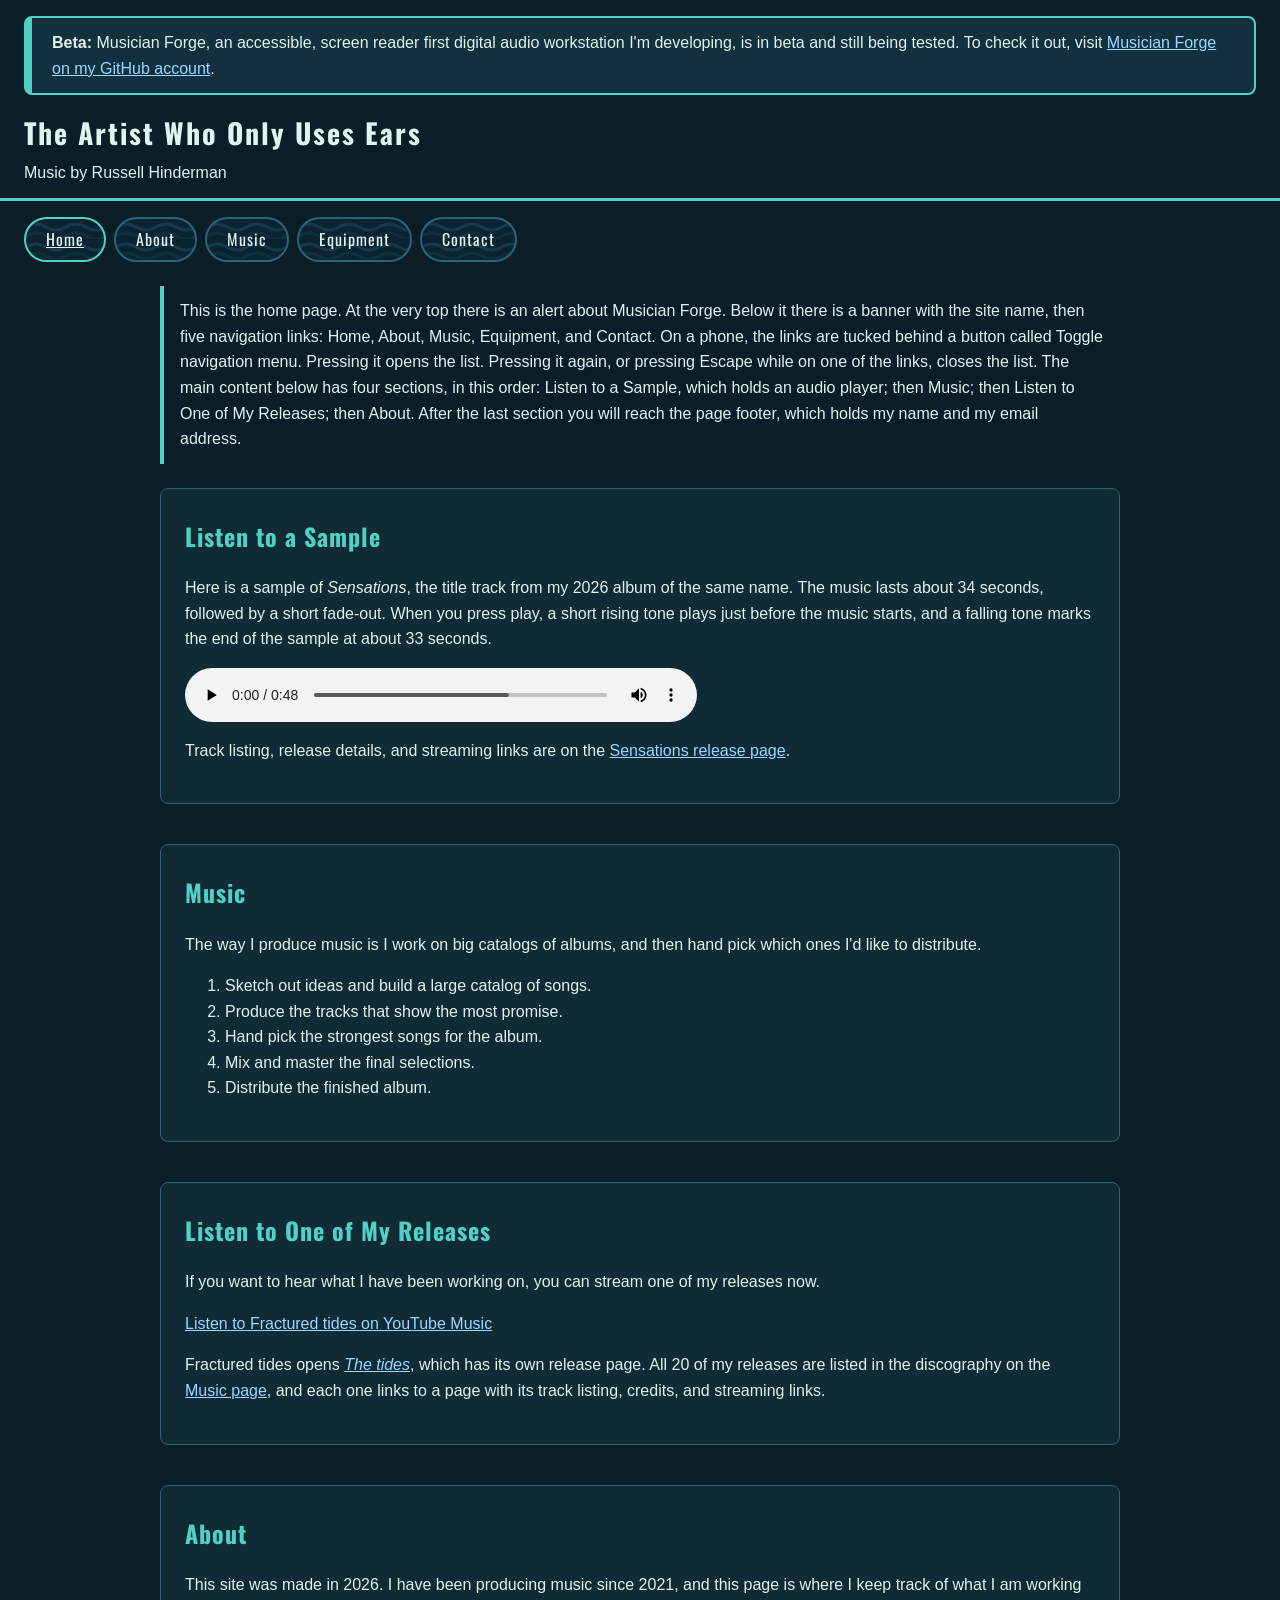
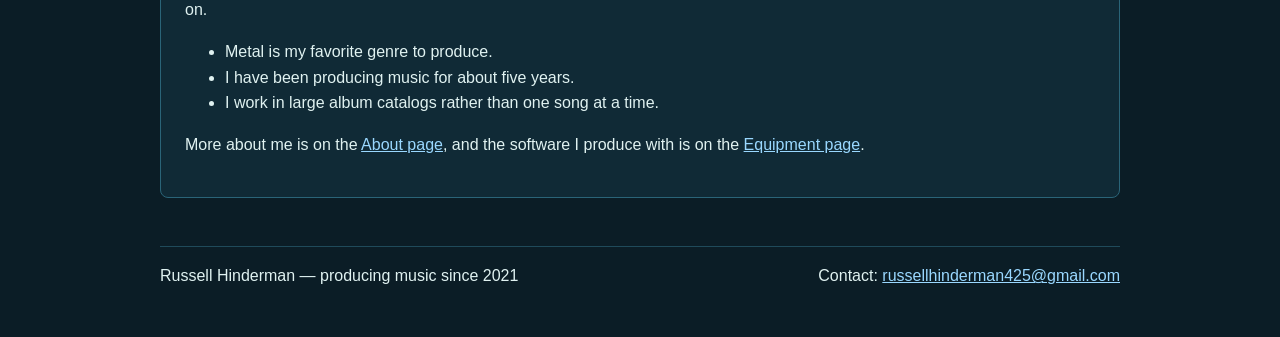
<file: index.html>
<!DOCTYPE html>
<html lang="en">
<head>
    <meta charset="UTF-8">
    <meta name="viewport" content="width=device-width, initial-scale=1.0">
    <title>The Artist Who Only Uses Ears</title>
    <link href="https://fonts.googleapis.com/css2?family=Oswald:wght@600;700&display=swap" rel="stylesheet">
    <link rel="stylesheet" href="styles.css">
    <script src="menu.js" defer></script>
    <script src="sample-cues.js" defer></script>
    <script src="beta-alert.js" defer></script>
</head>
<body>

    <a class="skip-link" href="#main-content">Skip to main content</a>

    <div class="beta-alert" role="alert">
        <p><strong>Beta:</strong> Musician Forge, an accessible, screen reader first digital audio workstation I'm developing, is in beta and still being tested. To check it out, visit <a href="https://github.com/DevHinderman2026/Musician-Forge-DAW">Musician Forge on my GitHub account</a>.</p>
    </div>

    <header>
        <h1>The Artist Who Only Uses Ears</h1>
        <p>Music by Russell Hinderman</p>
    </header>

    <nav aria-label="Main navigation">
        <button type="button" class="menu-toggle" aria-expanded="true" aria-controls="main-menu" hidden><svg class="menu-icon" aria-hidden="true" focusable="false" viewBox="0 0 24 24" width="24" height="24"><rect x="3" y="5" width="18" height="2.5" rx="1"/><rect x="3" y="10.75" width="18" height="2.5" rx="1"/><rect x="3" y="16.5" width="18" height="2.5" rx="1"/></svg><span class="visually-hidden">Toggle navigation menu</span></button>
        <ul id="main-menu">
            <li><a href="index.html" aria-current="page">Home</a></li>
            <li><a href="about.html">About</a></li>
            <li><a href="music.html">Music</a></li>
            <li><a href="equipment.html">Equipment</a></li>
            <li><a href="contact.html">Contact</a></li>
        </ul>
    </nav>

    <main id="main-content" tabindex="-1">

        <p class="page-overview">This is the home page. At the very top there is an alert about Musician Forge. Below it there is a banner with the site name, then five navigation links: Home, About, Music, Equipment, and Contact. On a phone, the links are tucked behind a button called Toggle navigation menu. Pressing it opens the list. Pressing it again, or pressing Escape while on one of the links, closes the list. The main content below has four sections, in this order: Listen to a Sample, which holds an audio player; then Music; then Listen to One of My Releases; then About. After the last section you will reach the page footer, which holds my name and my email address.</p>

        <section aria-labelledby="sample-heading">
            <h2 id="sample-heading">Listen to a Sample</h2>
            <p>Here is a sample of <cite>Sensations</cite>, the title track from my 2026 album of the same name. The music lasts about 34 seconds, followed by a short fade-out. When you press play, a short rising tone plays just before the music starts, and a falling tone marks the end of the sample at about 33 seconds.</p>
            <audio class="sample-player" data-end-cue="33" controls preload="metadata" aria-label="Sample of Sensations by Russell Hinderman">
                <source src="audio%20samples/sensations-sample.m4a" type="audio/mp4">
                <source src="audio%20samples/sensations-sample.mp3" type="audio/mpeg">
                <p>Your browser cannot play audio on this page. You can <a href="audio%20samples/sensations-sample.mp3" download>download the Sensations sample (MP3, 1.5 MB)</a> instead.</p>
            </audio>
            <p>Track listing, release details, and streaming links are on the <a href="sensations.html">Sensations release page</a>.</p>
        </section>

        <section aria-labelledby="music-heading">
            <h2 id="music-heading">Music</h2>
            <p>The way I produce music is I work on big catalogs of albums, and then hand pick which ones I'd like to distribute.</p>
            <ol>
                <li>Sketch out ideas and build a large catalog of songs.</li>
                <li>Produce the tracks that show the most promise.</li>
                <li>Hand pick the strongest songs for the album.</li>
                <li>Mix and master the final selections.</li>
                <li>Distribute the finished album.</li>
            </ol>
        </section>

        <section aria-labelledby="listen-heading">
            <h2 id="listen-heading">Listen to One of My Releases</h2>
            <p>If you want to hear what I have been working on, you can stream one of my releases now.</p>
            <p><a href="https://music.youtube.com/watch?v=JooddkbGqbU&amp;si=wAvqgshbwUZFN2kg">Listen to Fractured tides on YouTube Music</a></p>
            <p>Fractured tides opens <a href="the-tides.html"><cite>The tides</cite></a>, which has its own release page. All 20 of my releases are listed in the discography on the <a href="music.html">Music page</a>, and each one links to a page with its track listing, credits, and streaming links.</p>
        </section>

        <section aria-labelledby="about-heading">
            <h2 id="about-heading">About</h2>
            <p>This site was made in 2026. I have been producing music since 2021, and this page is where I keep track of what I am working on.</p>
            <ul>
                <li>Metal is my favorite genre to produce.</li>
                <li>I have been producing music for about five years.</li>
                <li>I work in large album catalogs rather than one song at a time.</li>
            </ul>
            <p>More about me is on the <a href="about.html">About page</a>, and the software I produce with is on the <a href="equipment.html">Equipment page</a>.</p>
        </section>

    </main>

    <footer>
        <p>Russell Hinderman &mdash; producing music since 2021</p>
        <p>Contact: <a href="mailto:russellhinderman425@gmail.com">russellhinderman425@gmail.com</a></p>
    </footer>

</body>
</html>
</file>
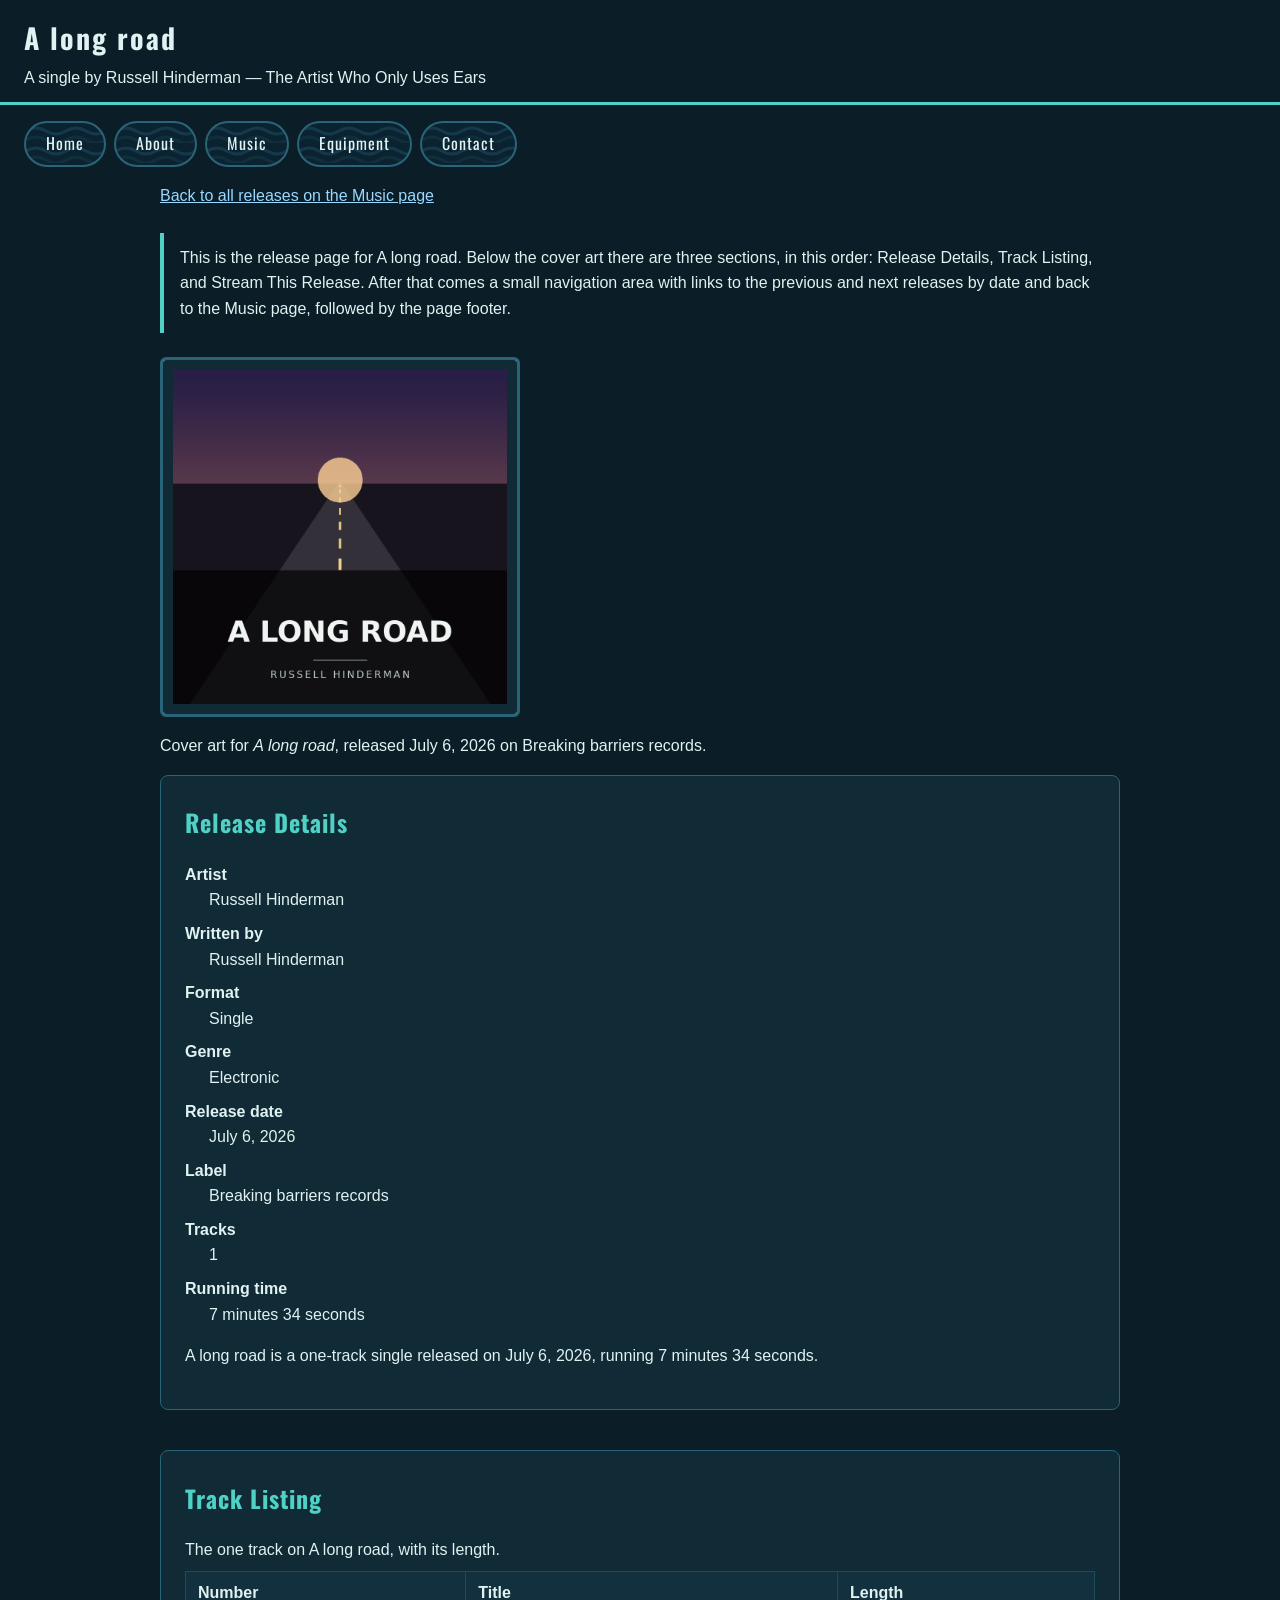
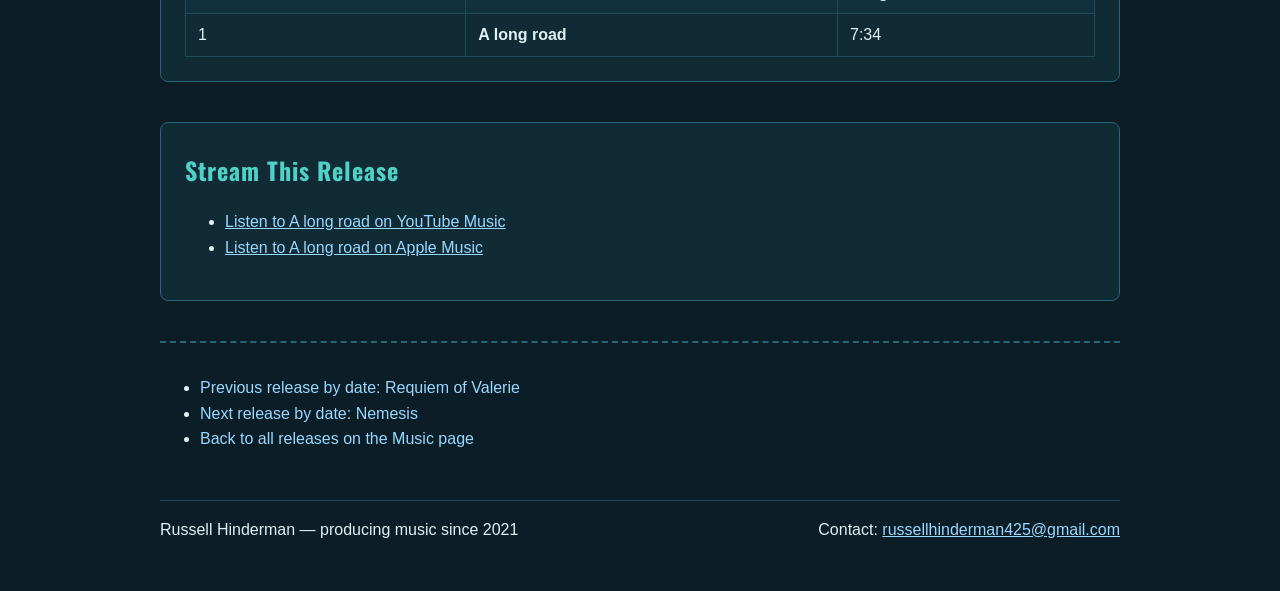
<file: a-long-road.html>
<!DOCTYPE html>
<html lang="en">
<head>
    <meta charset="UTF-8">
    <meta name="viewport" content="width=device-width, initial-scale=1.0">
    <title>A long road - The Artist Who Only Uses Ears</title>
    <link href="https://fonts.googleapis.com/css2?family=Oswald:wght@600;700&display=swap" rel="stylesheet">
    <link rel="stylesheet" href="styles.css">
    <script src="menu.js" defer></script>
</head>
<body>

    <a class="skip-link" href="#main-content">Skip to main content</a>

    <header>
        <h1>A long road</h1>
        <p>A single by Russell Hinderman &mdash; The Artist Who Only Uses Ears</p>
    </header>

    <nav aria-label="Main navigation">
        <button type="button" class="menu-toggle" aria-expanded="true" aria-controls="main-menu" hidden><svg class="menu-icon" aria-hidden="true" focusable="false" viewBox="0 0 24 24" width="24" height="24"><rect x="3" y="5" width="18" height="2.5" rx="1"/><rect x="3" y="10.75" width="18" height="2.5" rx="1"/><rect x="3" y="16.5" width="18" height="2.5" rx="1"/></svg><span class="visually-hidden">Toggle navigation menu</span></button>
        <ul id="main-menu">
            <li><a href="index.html">Home</a></li>
            <li><a href="about.html">About</a></li>
            <li><a href="music.html">Music</a></li>
            <li><a href="equipment.html">Equipment</a></li>
            <li><a href="contact.html">Contact</a></li>
        </ul>
    </nav>

    <main id="main-content" tabindex="-1">

        <p><a href="music.html">Back to all releases on the Music page</a></p>

        <p class="page-overview">This is the release page for A long road. Below the cover art there are three sections, in this order: Release Details, Track Listing, and Stream This Release. After that comes a small navigation area with links to the previous and next releases by date and back to the Music page, followed by the page footer.</p>

        <figure>
            <img src="a-long-road.png" alt="A dark road with a dashed yellow centre line stretching to a pale sun on the horizon under a purple-to-orange dusk sky, with the title A Long Road and the name Russell Hinderman across the lower part." width="360" height="360">
            <figcaption>Cover art for <cite>A long road</cite>, released July 6, 2026 on Breaking barriers records.</figcaption>
        </figure>

        <section aria-labelledby="details-heading">
            <h2 id="details-heading">Release Details</h2>
            <dl>
                <dt>Artist</dt>
                <dd>Russell Hinderman</dd>
                <dt>Written by</dt>
                <dd>Russell Hinderman</dd>
                <dt>Format</dt>
                <dd>Single</dd>
                <dt>Genre</dt>
                <dd>Electronic</dd>
                <dt>Release date</dt>
                <dd>July 6, 2026</dd>
                <dt>Label</dt>
                <dd>Breaking barriers records</dd>
                <dt>Tracks</dt>
                <dd>1</dd>
                <dt>Running time</dt>
                <dd>7 minutes 34 seconds</dd>
            </dl>
            <p>A long road is a one-track single released on July 6, 2026, running 7 minutes 34 seconds.</p>
        </section>

        <section aria-labelledby="tracks-heading">
            <h2 id="tracks-heading">Track Listing</h2>
            <table>
                <caption>The one track on A long road, with its length.</caption>
                <thead>
                    <tr>
                        <th scope="col">Number</th>
                        <th scope="col">Title</th>
                        <th scope="col">Length</th>
                    </tr>
                </thead>
                <tbody>
                    <tr><td>1</td><th scope="row">A long road</th><td>7:34</td></tr>
                </tbody>
            </table>
        </section>

        <section aria-labelledby="stream-heading">
            <h2 id="stream-heading">Stream This Release</h2>
            <ul>
                <li><a href="https://music.youtube.com/browse/MPREb_aY16nNLP3af">Listen to A long road on YouTube Music</a></li>
                <li><a href="https://music.apple.com/us/album/a-long-road-single/6787844104">Listen to A long road on Apple Music</a></li>
            </ul>
        </section>

        <nav aria-label="Release navigation">
            <ul>
                <li><a href="requiem-of-valerie.html">Previous release by date: Requiem of Valerie</a></li>
                <li><a href="nemesis.html">Next release by date: Nemesis</a></li>
                <li><a href="music.html">Back to all releases on the Music page</a></li>
            </ul>
        </nav>

    </main>

    <footer>
        <p>Russell Hinderman &mdash; producing music since 2021</p>
        <p>Contact: <a href="mailto:russellhinderman425@gmail.com">russellhinderman425@gmail.com</a></p>
    </footer>

</body>
</html>
</file>
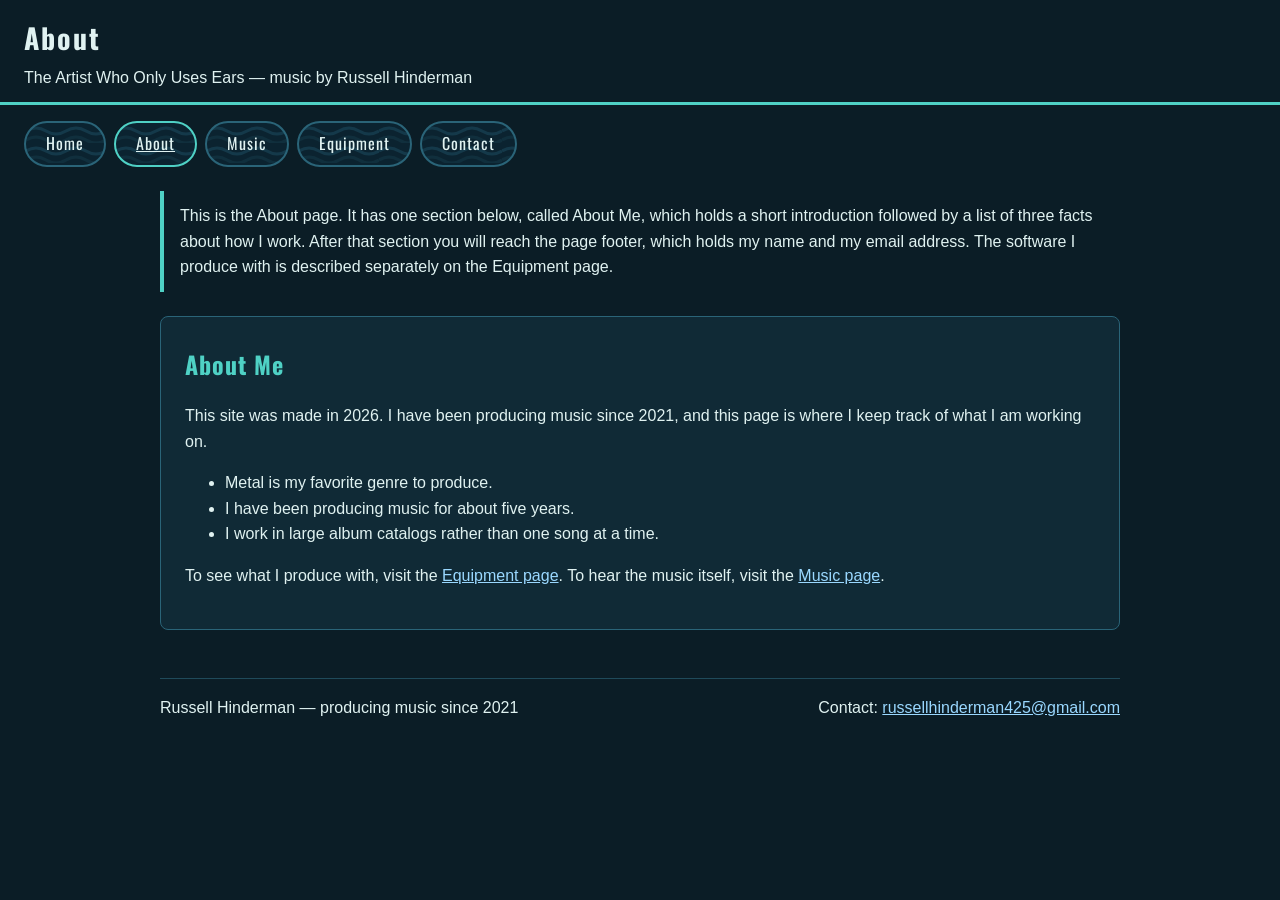
<file: about.html>
<!DOCTYPE html>
<html lang="en">
<head>
    <meta charset="UTF-8">
    <meta name="viewport" content="width=device-width, initial-scale=1.0">
    <title>About - The Artist Who Only Uses Ears</title>
    <link href="https://fonts.googleapis.com/css2?family=Oswald:wght@600;700&display=swap" rel="stylesheet">
    <link rel="stylesheet" href="styles.css">
    <script src="menu.js" defer></script>
</head>
<body>

    <a class="skip-link" href="#main-content">Skip to main content</a>

    <header>
        <h1>About</h1>
        <p>The Artist Who Only Uses Ears &mdash; music by Russell Hinderman</p>
    </header>

    <nav aria-label="Main navigation">
        <button type="button" class="menu-toggle" aria-expanded="true" aria-controls="main-menu" hidden><svg class="menu-icon" aria-hidden="true" focusable="false" viewBox="0 0 24 24" width="24" height="24"><rect x="3" y="5" width="18" height="2.5" rx="1"/><rect x="3" y="10.75" width="18" height="2.5" rx="1"/><rect x="3" y="16.5" width="18" height="2.5" rx="1"/></svg><span class="visually-hidden">Toggle navigation menu</span></button>
        <ul id="main-menu">
            <li><a href="index.html">Home</a></li>
            <li><a href="about.html" aria-current="page">About</a></li>
            <li><a href="music.html">Music</a></li>
            <li><a href="equipment.html">Equipment</a></li>
            <li><a href="contact.html">Contact</a></li>
        </ul>
    </nav>

    <main id="main-content" tabindex="-1">

        <p class="page-overview">This is the About page. It has one section below, called About Me, which holds a short introduction followed by a list of three facts about how I work. After that section you will reach the page footer, which holds my name and my email address. The software I produce with is described separately on the Equipment page.</p>

        <section aria-labelledby="about-heading">
            <h2 id="about-heading">About Me</h2>
            <p>This site was made in 2026. I have been producing music since 2021, and this page is where I keep track of what I am working on.</p>
            <ul>
                <li>Metal is my favorite genre to produce.</li>
                <li>I have been producing music for about five years.</li>
                <li>I work in large album catalogs rather than one song at a time.</li>
            </ul>
            <p>To see what I produce with, visit the <a href="equipment.html">Equipment page</a>. To hear the music itself, visit the <a href="music.html">Music page</a>.</p>
        </section>

    </main>

    <footer>
        <p>Russell Hinderman &mdash; producing music since 2021</p>
        <p>Contact: <a href="mailto:russellhinderman425@gmail.com">russellhinderman425@gmail.com</a></p>
    </footer>

</body>
</html>
</file>
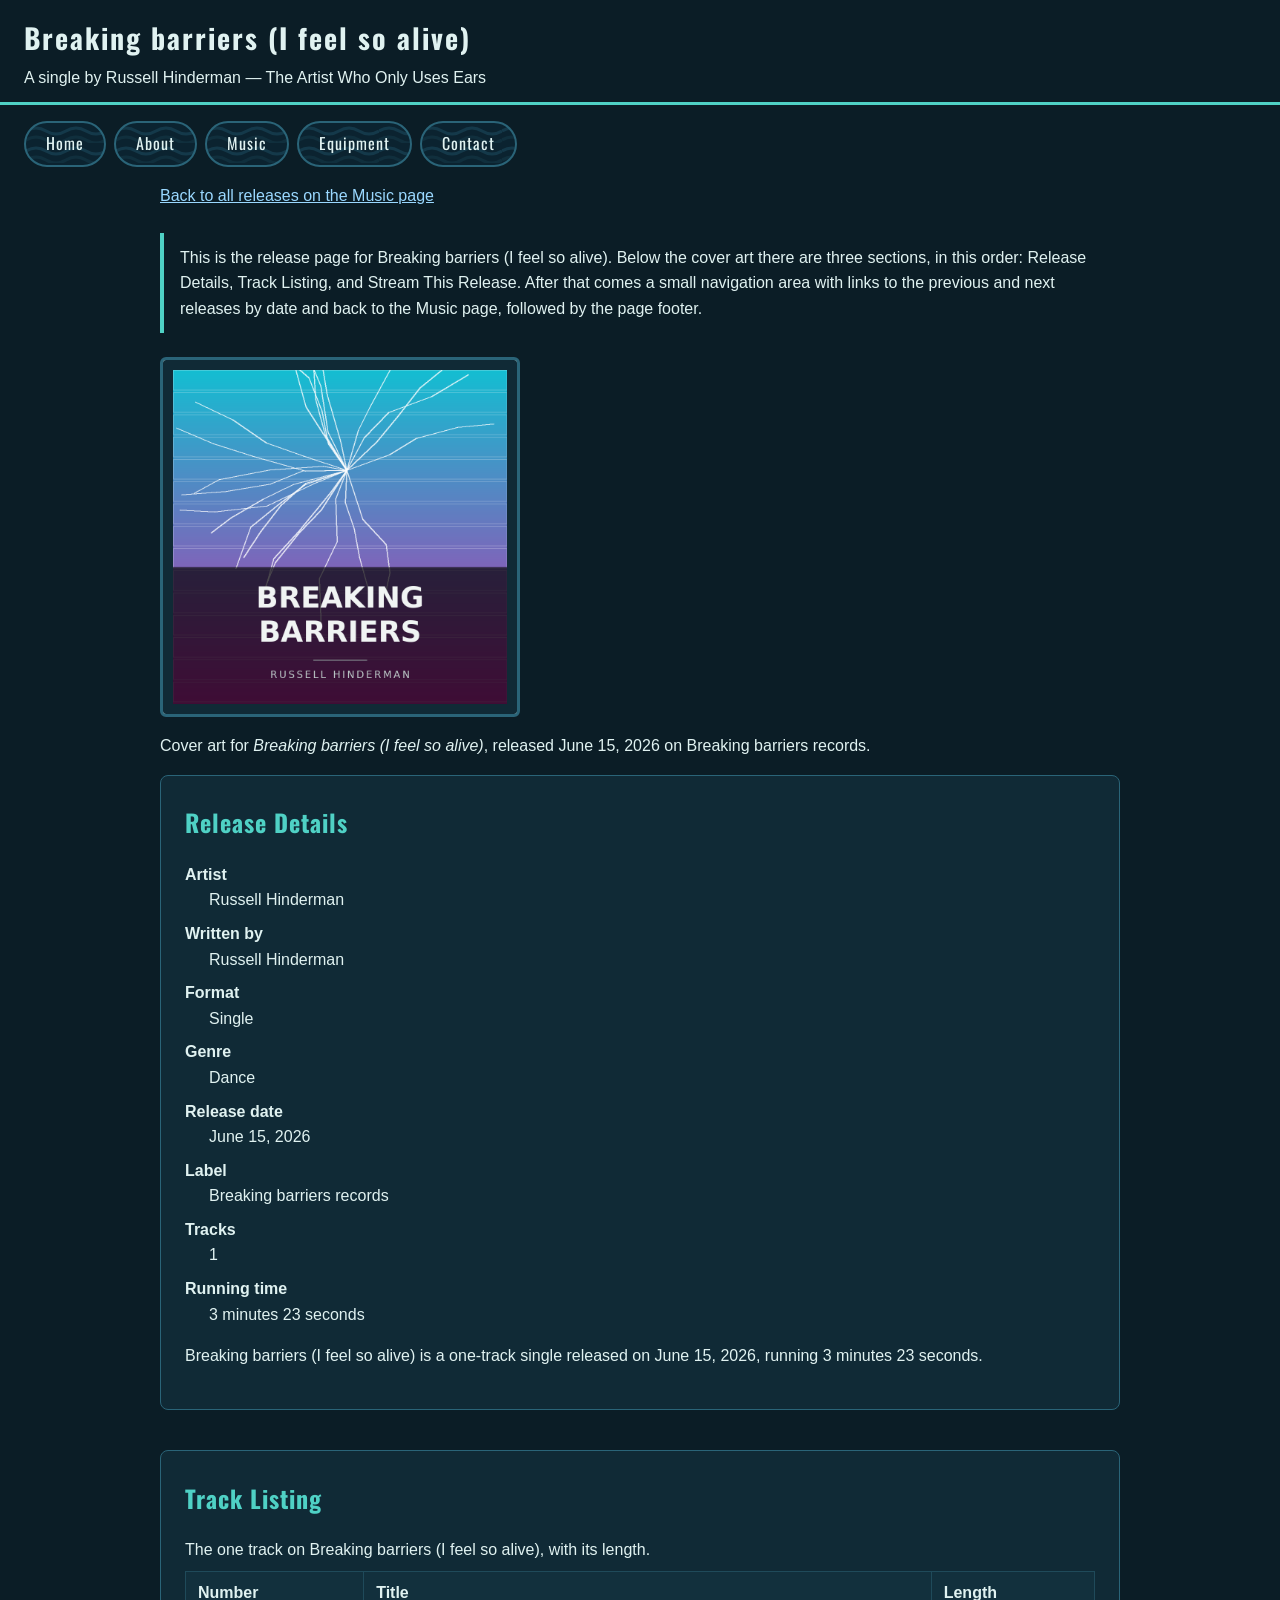
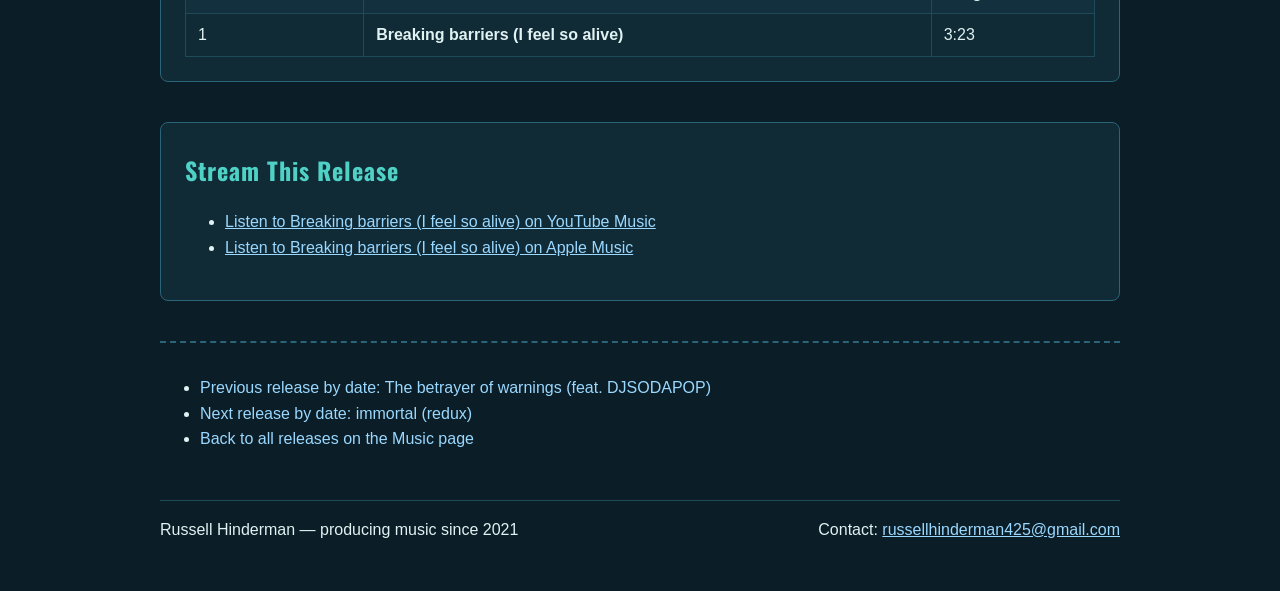
<file: breaking-barriers.html>
<!DOCTYPE html>
<html lang="en">
<head>
    <meta charset="UTF-8">
    <meta name="viewport" content="width=device-width, initial-scale=1.0">
    <title>Breaking barriers (I feel so alive) - The Artist Who Only Uses Ears</title>
    <link href="https://fonts.googleapis.com/css2?family=Oswald:wght@600;700&display=swap" rel="stylesheet">
    <link rel="stylesheet" href="styles.css">
    <script src="menu.js" defer></script>
</head>
<body>

    <a class="skip-link" href="#main-content">Skip to main content</a>

    <header>
        <h1>Breaking barriers (I feel so alive)</h1>
        <p>A single by Russell Hinderman &mdash; The Artist Who Only Uses Ears</p>
    </header>

    <nav aria-label="Main navigation">
        <button type="button" class="menu-toggle" aria-expanded="true" aria-controls="main-menu" hidden><svg class="menu-icon" aria-hidden="true" focusable="false" viewBox="0 0 24 24" width="24" height="24"><rect x="3" y="5" width="18" height="2.5" rx="1"/><rect x="3" y="10.75" width="18" height="2.5" rx="1"/><rect x="3" y="16.5" width="18" height="2.5" rx="1"/></svg><span class="visually-hidden">Toggle navigation menu</span></button>
        <ul id="main-menu">
            <li><a href="index.html">Home</a></li>
            <li><a href="about.html">About</a></li>
            <li><a href="music.html">Music</a></li>
            <li><a href="equipment.html">Equipment</a></li>
            <li><a href="contact.html">Contact</a></li>
        </ul>
    </nav>

    <main id="main-content" tabindex="-1">

        <p><a href="music.html">Back to all releases on the Music page</a></p>

        <p class="page-overview">This is the release page for Breaking barriers (I feel so alive). Below the cover art there are three sections, in this order: Release Details, Track Listing, and Stream This Release. After that comes a small navigation area with links to the previous and next releases by date and back to the Music page, followed by the page footer.</p>

        <figure>
            <img src="breaking-barriers.png" alt="White crack lines splintering outward across a cyan-to-magenta gradient lined with faint horizontal bars, with the title Breaking Barriers and the name Russell Hinderman across the lower part." width="360" height="360">
            <figcaption>Cover art for <cite>Breaking barriers (I feel so alive)</cite>, released June 15, 2026 on Breaking barriers records.</figcaption>
        </figure>

        <section aria-labelledby="details-heading">
            <h2 id="details-heading">Release Details</h2>
            <dl>
                <dt>Artist</dt>
                <dd>Russell Hinderman</dd>
                <dt>Written by</dt>
                <dd>Russell Hinderman</dd>
                <dt>Format</dt>
                <dd>Single</dd>
                <dt>Genre</dt>
                <dd>Dance</dd>
                <dt>Release date</dt>
                <dd>June 15, 2026</dd>
                <dt>Label</dt>
                <dd>Breaking barriers records</dd>
                <dt>Tracks</dt>
                <dd>1</dd>
                <dt>Running time</dt>
                <dd>3 minutes 23 seconds</dd>
            </dl>
            <p>Breaking barriers (I feel so alive) is a one-track single released on June 15, 2026, running 3 minutes 23 seconds.</p>
        </section>

        <section aria-labelledby="tracks-heading">
            <h2 id="tracks-heading">Track Listing</h2>
            <table>
                <caption>The one track on Breaking barriers (I feel so alive), with its length.</caption>
                <thead>
                    <tr>
                        <th scope="col">Number</th>
                        <th scope="col">Title</th>
                        <th scope="col">Length</th>
                    </tr>
                </thead>
                <tbody>
                    <tr><td>1</td><th scope="row">Breaking barriers (I feel so alive)</th><td>3:23</td></tr>
                </tbody>
            </table>
        </section>

        <section aria-labelledby="stream-heading">
            <h2 id="stream-heading">Stream This Release</h2>
            <ul>
                <li><a href="https://music.youtube.com/browse/MPREb_mIt8ycEKbWZ">Listen to Breaking barriers (I feel so alive) on YouTube Music</a></li>
                <li><a href="https://music.apple.com/us/album/breaking-barriers-i-feel-so-alive-single/6780511332">Listen to Breaking barriers (I feel so alive) on Apple Music</a></li>
            </ul>
        </section>

        <nav aria-label="Release navigation">
            <ul>
                <li><a href="the-betrayer-of-warnings.html">Previous release by date: The betrayer of warnings (feat. DJSODAPOP)</a></li>
                <li><a href="immortal-redux.html">Next release by date: immortal (redux)</a></li>
                <li><a href="music.html">Back to all releases on the Music page</a></li>
            </ul>
        </nav>

    </main>

    <footer>
        <p>Russell Hinderman &mdash; producing music since 2021</p>
        <p>Contact: <a href="mailto:russellhinderman425@gmail.com">russellhinderman425@gmail.com</a></p>
    </footer>

</body>
</html>
</file>
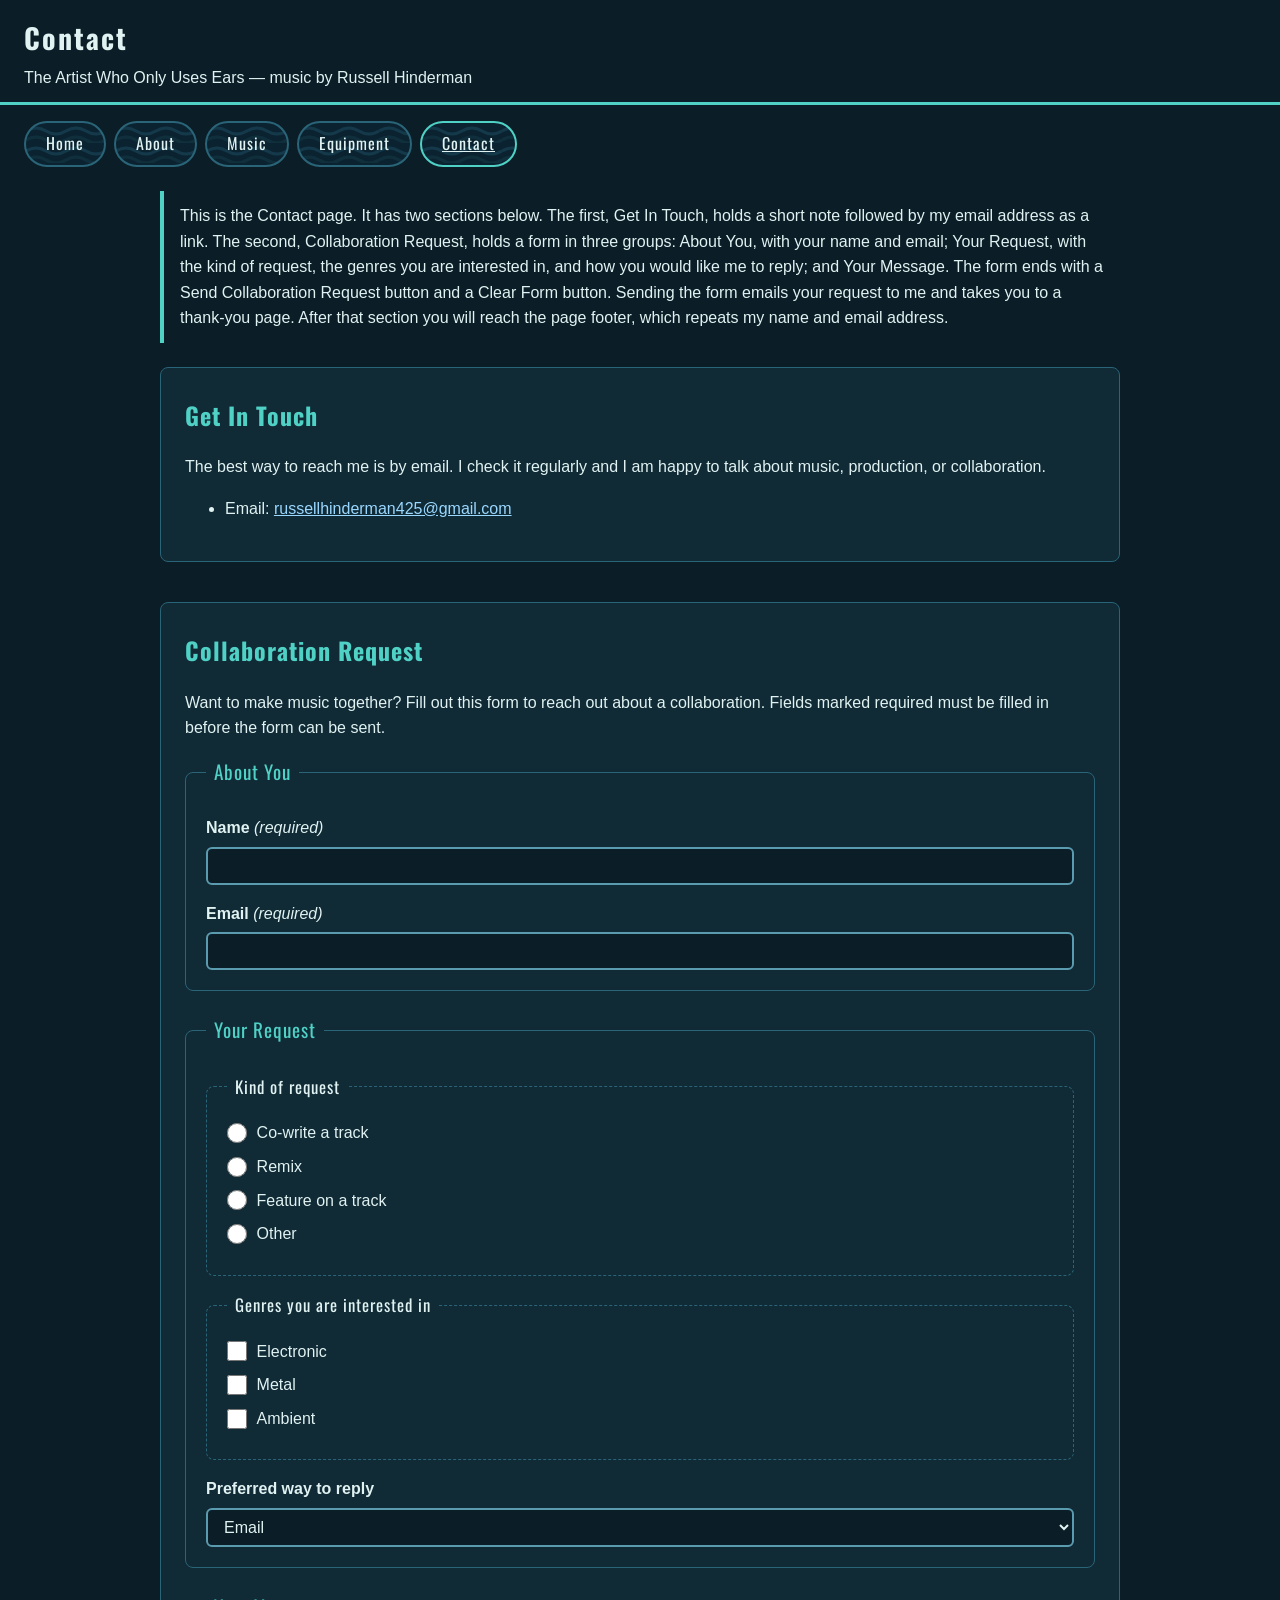
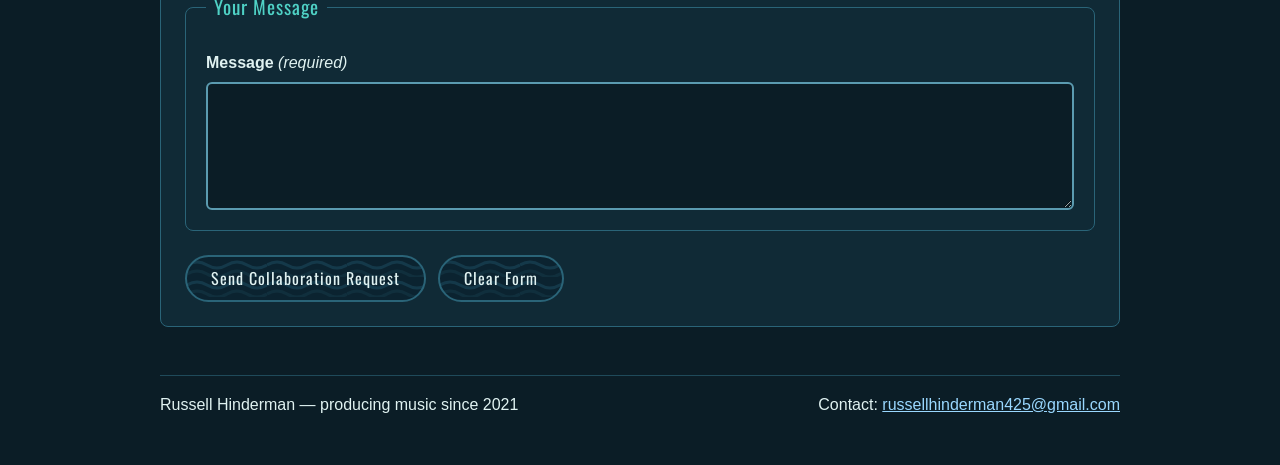
<file: contact.html>
<!DOCTYPE html>
<html lang="en">
<head>
    <meta charset="UTF-8">
    <meta name="viewport" content="width=device-width, initial-scale=1.0">
    <title>Contact - The Artist Who Only Uses Ears</title>
    <link href="https://fonts.googleapis.com/css2?family=Oswald:wght@600;700&display=swap" rel="stylesheet">
    <link rel="stylesheet" href="styles.css">
    <script src="menu.js" defer></script>
</head>
<body>

    <a class="skip-link" href="#main-content">Skip to main content</a>

    <header>
        <h1>Contact</h1>
        <p>The Artist Who Only Uses Ears &mdash; music by Russell Hinderman</p>
    </header>

    <nav aria-label="Main navigation">
        <button type="button" class="menu-toggle" aria-expanded="true" aria-controls="main-menu" hidden><svg class="menu-icon" aria-hidden="true" focusable="false" viewBox="0 0 24 24" width="24" height="24"><rect x="3" y="5" width="18" height="2.5" rx="1"/><rect x="3" y="10.75" width="18" height="2.5" rx="1"/><rect x="3" y="16.5" width="18" height="2.5" rx="1"/></svg><span class="visually-hidden">Toggle navigation menu</span></button>
        <ul id="main-menu">
            <li><a href="index.html">Home</a></li>
            <li><a href="about.html">About</a></li>
            <li><a href="music.html">Music</a></li>
            <li><a href="equipment.html">Equipment</a></li>
            <li><a href="contact.html" aria-current="page">Contact</a></li>
        </ul>
    </nav>

    <main id="main-content" tabindex="-1">

        <p class="page-overview">This is the Contact page. It has two sections below. The first, Get In Touch, holds a short note followed by my email address as a link. The second, Collaboration Request, holds a form in three groups: About You, with your name and email; Your Request, with the kind of request, the genres you are interested in, and how you would like me to reply; and Your Message. The form ends with a Send Collaboration Request button and a Clear Form button. Sending the form emails your request to me and takes you to a thank-you page. After that section you will reach the page footer, which repeats my name and email address.</p>

        <section aria-labelledby="contact-heading">
            <h2 id="contact-heading">Get In Touch</h2>
            <p>The best way to reach me is by email. I check it regularly and I am happy to talk about music, production, or collaboration.</p>
            <ul>
                <li>Email: <a href="mailto:russellhinderman425@gmail.com">russellhinderman425@gmail.com</a></li>
            </ul>
        </section>

        <section aria-labelledby="form-heading">
            <h2 id="form-heading">Collaboration Request</h2>
            <p>Want to make music together? Fill out this form to reach out about a collaboration. Fields marked required must be filled in before the form can be sent.</p>

            <form action="https://formsubmit.co/cb5ec9914a0d17213fc84cb99dcd15a7" method="post">

                <!-- FormSubmit settings. These hidden fields are read by FormSubmit, the free
                     service that emails each request to me. Visitors never see them. -->
                <input type="hidden" name="_subject" value="New collaboration request from your music website">
                <input type="hidden" name="_template" value="table">
                <input type="hidden" name="_captcha" value="false">
                <input type="hidden" name="_next" value="https://devhinderman2026.github.io/the-artist-who-only-uses-ears/thank-you.html">
                <!-- Spam trap: people never see or reach this box, but spam robots fill it in,
                     and FormSubmit throws away any request where it is filled. -->
                <input type="text" name="_honey" class="spam-trap" autocomplete="off">

                <fieldset>
                    <legend>About You</legend>

                    <div class="form-field">
                        <label for="visitor-name">Name <span class="required-note" aria-hidden="true">(required)</span></label>
                        <input type="text" id="visitor-name" name="name" autocomplete="name" required>
                    </div>

                    <div class="form-field">
                        <label for="visitor-email">Email <span class="required-note" aria-hidden="true">(required)</span></label>
                        <input type="email" id="visitor-email" name="email" autocomplete="email" required>
                    </div>
                </fieldset>

                <fieldset>
                    <legend>Your Request</legend>

                    <fieldset class="choice-group">
                        <legend>Kind of request</legend>
                        <div class="choice">
                            <input type="radio" id="request-cowrite" name="request" value="co-write">
                            <label for="request-cowrite">Co-write a track</label>
                        </div>
                        <div class="choice">
                            <input type="radio" id="request-remix" name="request" value="remix">
                            <label for="request-remix">Remix</label>
                        </div>
                        <div class="choice">
                            <input type="radio" id="request-feature" name="request" value="feature">
                            <label for="request-feature">Feature on a track</label>
                        </div>
                        <div class="choice">
                            <input type="radio" id="request-other" name="request" value="other">
                            <label for="request-other">Other</label>
                        </div>
                    </fieldset>

                    <fieldset class="choice-group">
                        <legend>Genres you are interested in</legend>
                        <div class="choice">
                            <input type="checkbox" id="genre-electronic" name="genres" value="electronic">
                            <label for="genre-electronic">Electronic</label>
                        </div>
                        <div class="choice">
                            <input type="checkbox" id="genre-metal" name="genres" value="metal">
                            <label for="genre-metal">Metal</label>
                        </div>
                        <div class="choice">
                            <input type="checkbox" id="genre-ambient" name="genres" value="ambient">
                            <label for="genre-ambient">Ambient</label>
                        </div>
                    </fieldset>

                    <div class="form-field">
                        <label for="reply-method">Preferred way to reply</label>
                        <select id="reply-method" name="reply">
                            <option value="email">Email</option>
                            <option value="phone">Phone call</option>
                            <option value="video">Video call</option>
                        </select>
                    </div>
                </fieldset>

                <fieldset>
                    <legend>Your Message</legend>

                    <div class="form-field">
                        <label for="visitor-message">Message <span class="required-note" aria-hidden="true">(required)</span></label>
                        <textarea id="visitor-message" name="message" rows="6" required></textarea>
                    </div>
                </fieldset>

                <div class="form-buttons">
                    <button type="submit">Send Collaboration Request</button>
                    <button type="reset">Clear Form</button>
                </div>

            </form>
        </section>

    </main>

    <footer>
        <p>Russell Hinderman &mdash; producing music since 2021</p>
        <p>Contact: <a href="mailto:russellhinderman425@gmail.com">russellhinderman425@gmail.com</a></p>
    </footer>

</body>
</html>
</file>
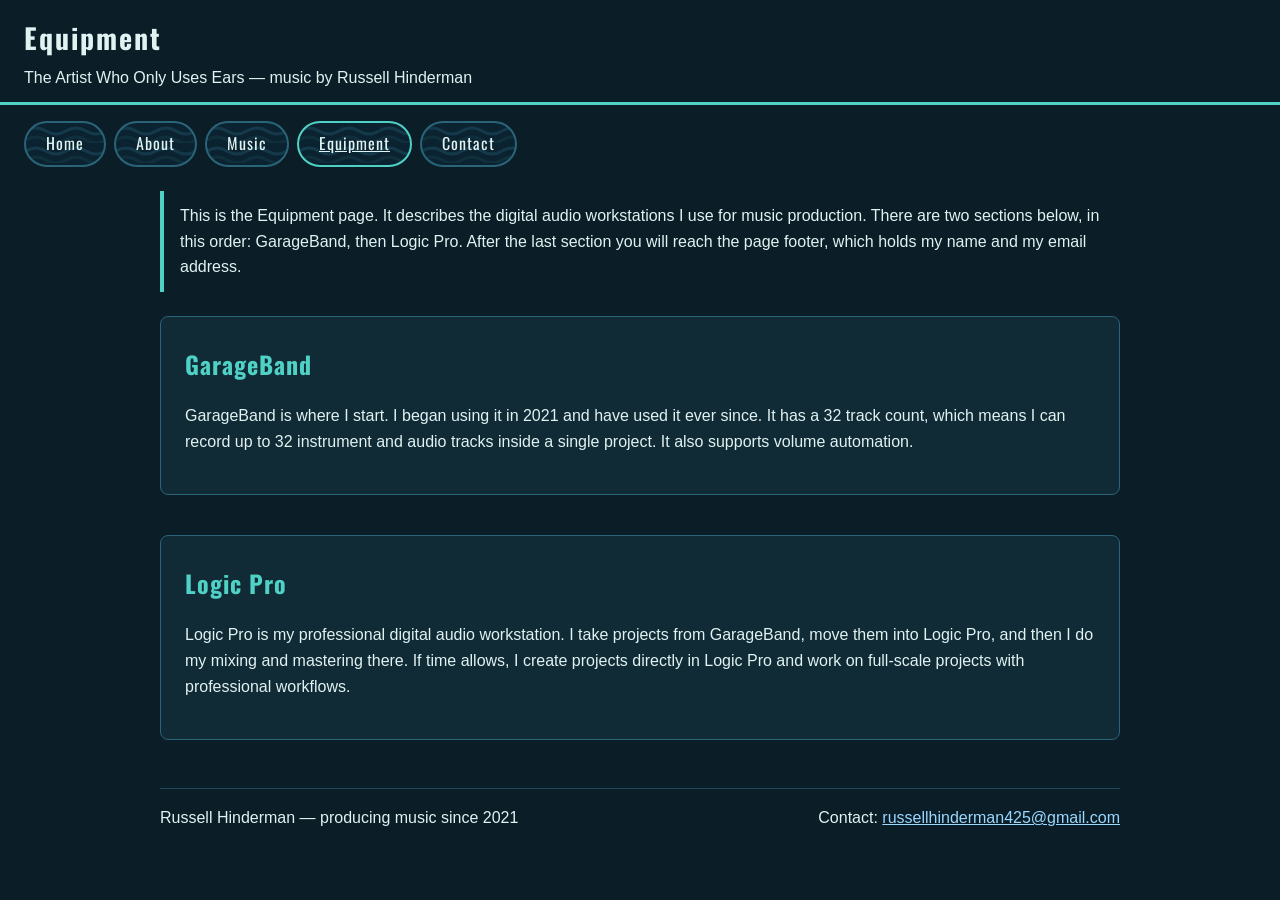
<file: equipment.html>
<!DOCTYPE html>
<html lang="en">
<head>
    <meta charset="UTF-8">
    <meta name="viewport" content="width=device-width, initial-scale=1.0">
    <title>Equipment - The Artist Who Only Uses Ears</title>
    <link href="https://fonts.googleapis.com/css2?family=Oswald:wght@600;700&display=swap" rel="stylesheet">
    <link rel="stylesheet" href="styles.css">
    <script src="menu.js" defer></script>
</head>
<body>

    <a class="skip-link" href="#main-content">Skip to main content</a>

    <header>
        <h1>Equipment</h1>
        <p>The Artist Who Only Uses Ears &mdash; music by Russell Hinderman</p>
    </header>

    <nav aria-label="Main navigation">
        <button type="button" class="menu-toggle" aria-expanded="true" aria-controls="main-menu" hidden><svg class="menu-icon" aria-hidden="true" focusable="false" viewBox="0 0 24 24" width="24" height="24"><rect x="3" y="5" width="18" height="2.5" rx="1"/><rect x="3" y="10.75" width="18" height="2.5" rx="1"/><rect x="3" y="16.5" width="18" height="2.5" rx="1"/></svg><span class="visually-hidden">Toggle navigation menu</span></button>
        <ul id="main-menu">
            <li><a href="index.html">Home</a></li>
            <li><a href="about.html">About</a></li>
            <li><a href="music.html">Music</a></li>
            <li><a href="equipment.html" aria-current="page">Equipment</a></li>
            <li><a href="contact.html">Contact</a></li>
        </ul>
    </nav>

    <main id="main-content" tabindex="-1">

        <p class="page-overview">This is the Equipment page. It describes the digital audio workstations I use for music production. There are two sections below, in this order: GarageBand, then Logic Pro. After the last section you will reach the page footer, which holds my name and my email address.</p>

        <section aria-labelledby="garageband-heading">
            <h2 id="garageband-heading">GarageBand</h2>
            <p>GarageBand is where I start. I began using it in 2021 and have used it ever since. It has a 32 track count, which means I can record up to 32 instrument and audio tracks inside a single project. It also supports volume automation.</p>
        </section>

        <section aria-labelledby="logic-heading">
            <h2 id="logic-heading">Logic Pro</h2>
            <p>Logic Pro is my professional digital audio workstation. I take projects from GarageBand, move them into Logic Pro, and then I do my mixing and mastering there. If time allows, I create projects directly in Logic Pro and work on full-scale projects with professional workflows.</p>
        </section>

    </main>

    <footer>
        <p>Russell Hinderman &mdash; producing music since 2021</p>
        <p>Contact: <a href="mailto:russellhinderman425@gmail.com">russellhinderman425@gmail.com</a></p>
    </footer>

</body>
</html>
</file>
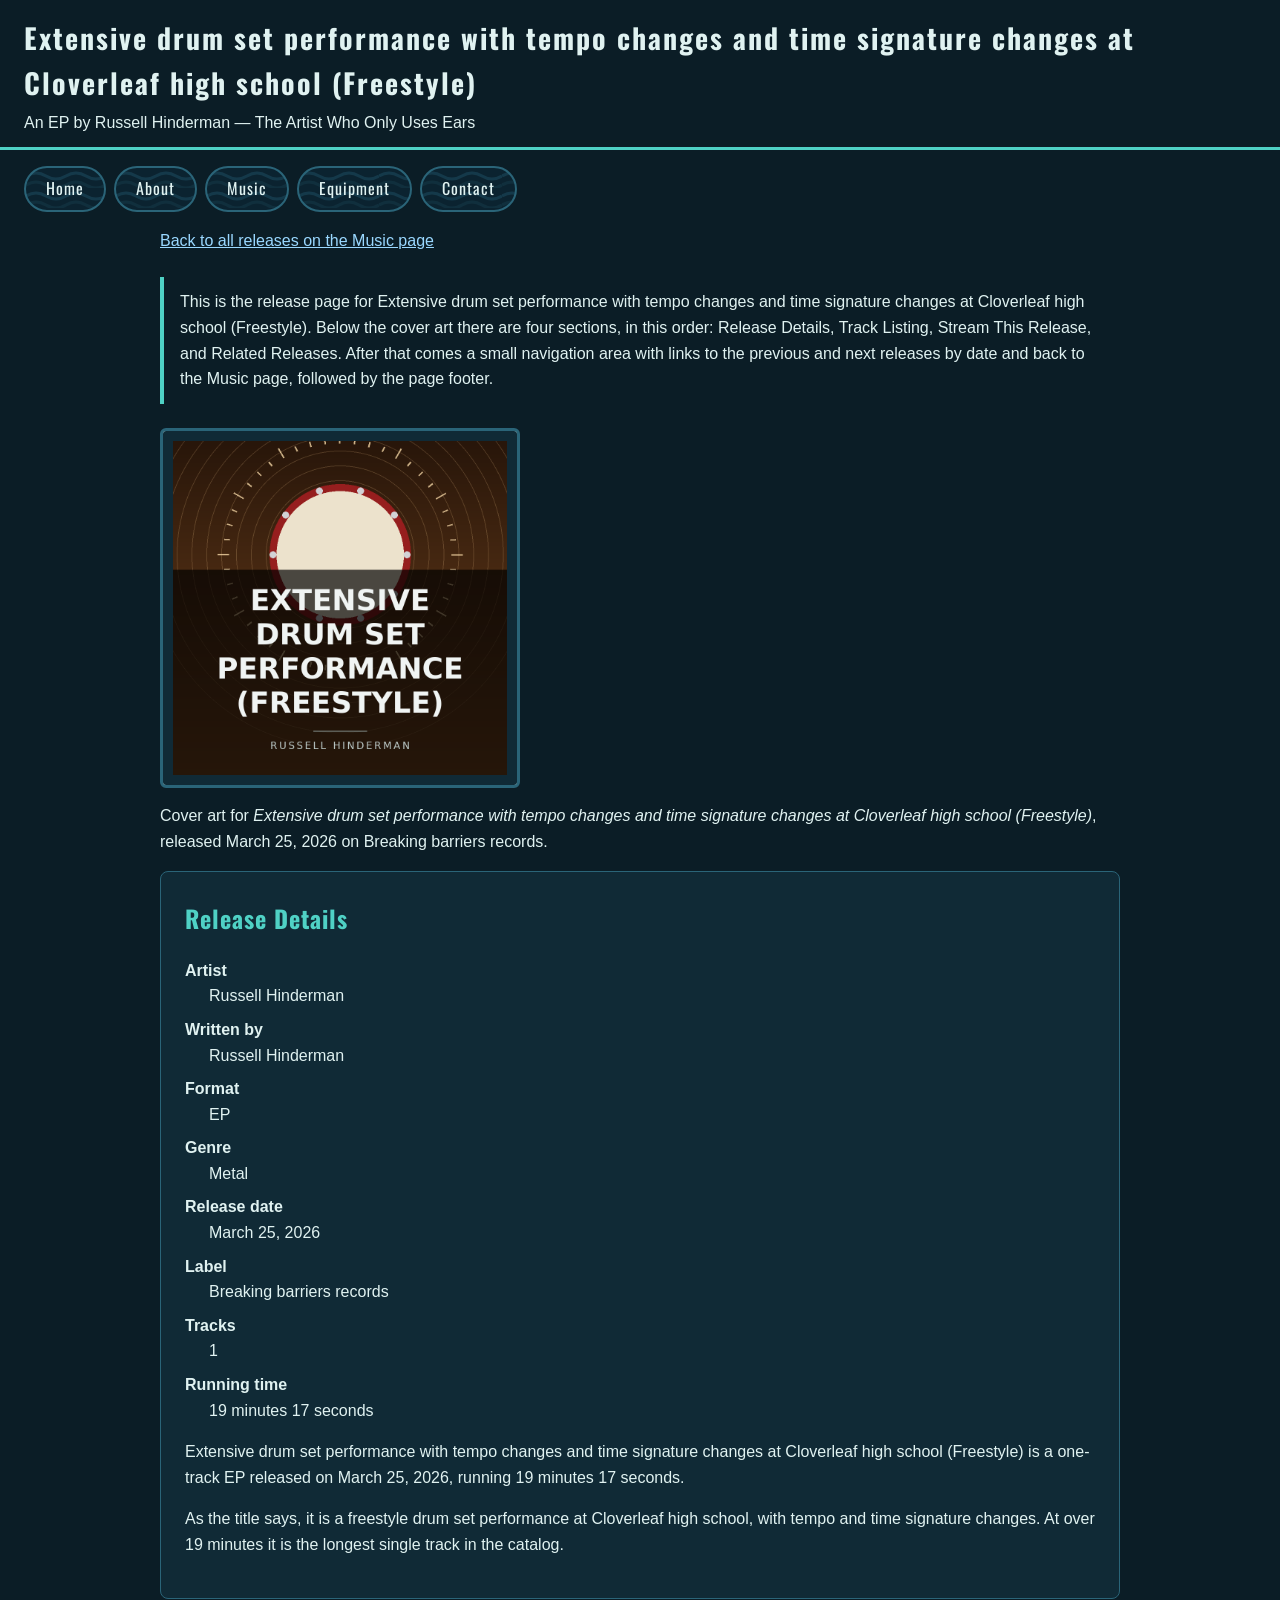
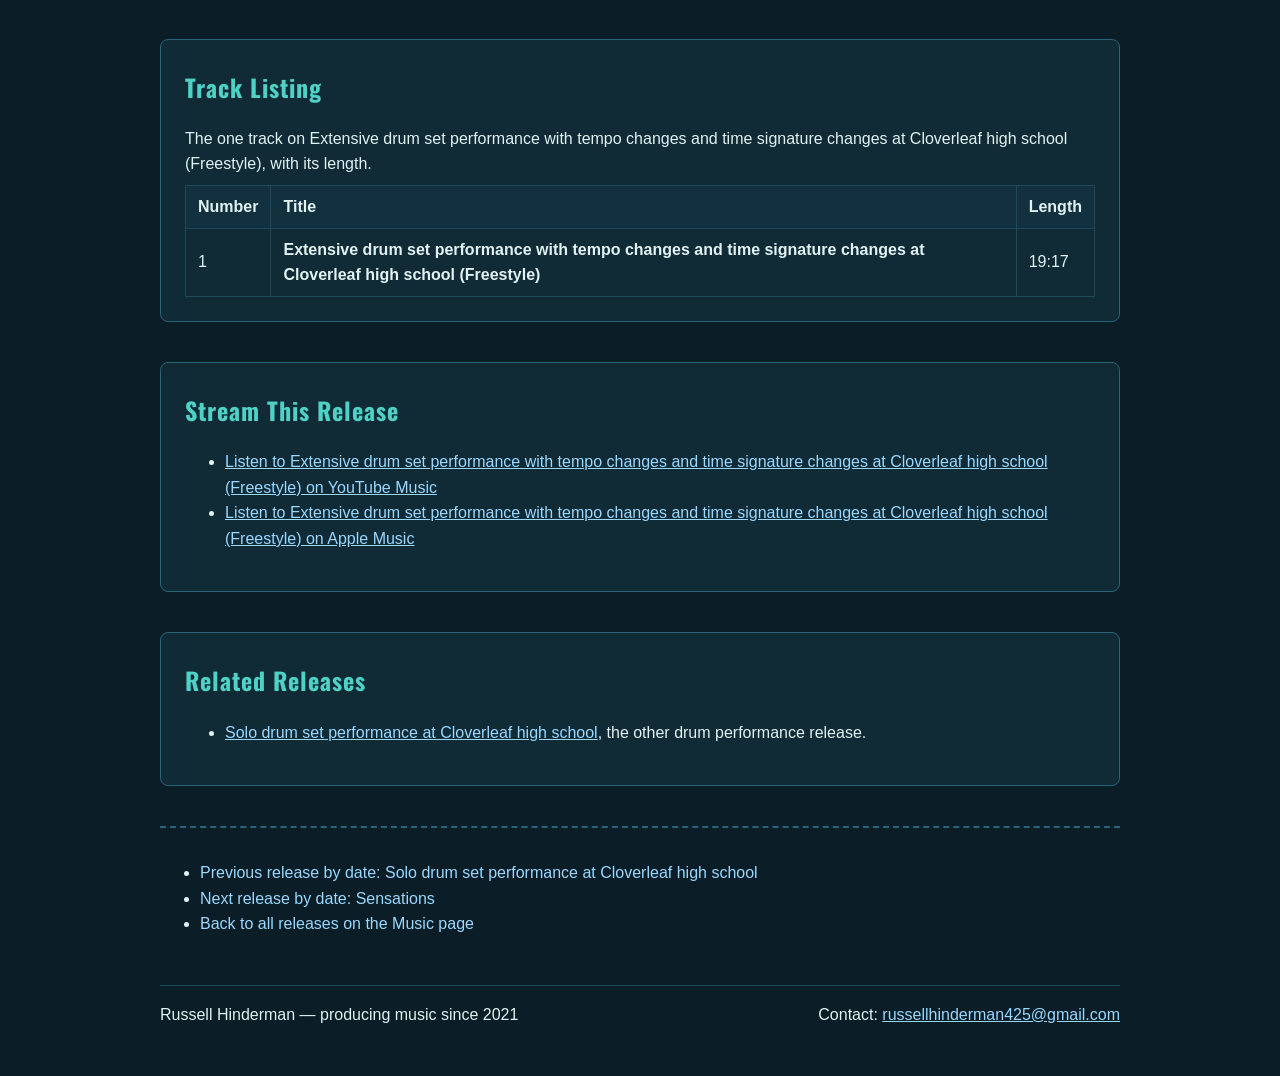
<file: extensive-drum-set-performance.html>
<!DOCTYPE html>
<html lang="en">
<head>
    <meta charset="UTF-8">
    <meta name="viewport" content="width=device-width, initial-scale=1.0">
    <title>Extensive drum set performance with tempo changes and time signature changes at Cloverleaf high school (Freestyle) - The Artist Who Only Uses Ears</title>
    <link href="https://fonts.googleapis.com/css2?family=Oswald:wght@600;700&display=swap" rel="stylesheet">
    <link rel="stylesheet" href="styles.css">
    <script src="menu.js" defer></script>
</head>
<body>

    <a class="skip-link" href="#main-content">Skip to main content</a>

    <header>
        <h1>Extensive drum set performance with tempo changes and time signature changes at Cloverleaf high school (Freestyle)</h1>
        <p>An EP by Russell Hinderman &mdash; The Artist Who Only Uses Ears</p>
    </header>

    <nav aria-label="Main navigation">
        <button type="button" class="menu-toggle" aria-expanded="true" aria-controls="main-menu" hidden><svg class="menu-icon" aria-hidden="true" focusable="false" viewBox="0 0 24 24" width="24" height="24"><rect x="3" y="5" width="18" height="2.5" rx="1"/><rect x="3" y="10.75" width="18" height="2.5" rx="1"/><rect x="3" y="16.5" width="18" height="2.5" rx="1"/></svg><span class="visually-hidden">Toggle navigation menu</span></button>
        <ul id="main-menu">
            <li><a href="index.html">Home</a></li>
            <li><a href="about.html">About</a></li>
            <li><a href="music.html">Music</a></li>
            <li><a href="equipment.html">Equipment</a></li>
            <li><a href="contact.html">Contact</a></li>
        </ul>
    </nav>

    <main id="main-content" tabindex="-1">

        <p><a href="music.html">Back to all releases on the Music page</a></p>

        <p class="page-overview">This is the release page for Extensive drum set performance with tempo changes and time signature changes at Cloverleaf high school (Freestyle). Below the cover art there are four sections, in this order: Release Details, Track Listing, Stream This Release, and Related Releases. After that comes a small navigation area with links to the previous and next releases by date and back to the Music page, followed by the page footer.</p>

        <figure>
            <img src="extensive-drum-set-performance.png" alt="A red-rimmed drum head seen from above, circled by tick marks like a tempo dial, on a warm bronze background, with the title Extensive Drum Set Performance (Freestyle) and the name Russell Hinderman across the lower part." width="360" height="360">
            <figcaption>Cover art for <cite>Extensive drum set performance with tempo changes and time signature changes at Cloverleaf high school (Freestyle)</cite>, released March 25, 2026 on Breaking barriers records.</figcaption>
        </figure>

        <section aria-labelledby="details-heading">
            <h2 id="details-heading">Release Details</h2>
            <dl>
                <dt>Artist</dt>
                <dd>Russell Hinderman</dd>
                <dt>Written by</dt>
                <dd>Russell Hinderman</dd>
                <dt>Format</dt>
                <dd>EP</dd>
                <dt>Genre</dt>
                <dd>Metal</dd>
                <dt>Release date</dt>
                <dd>March 25, 2026</dd>
                <dt>Label</dt>
                <dd>Breaking barriers records</dd>
                <dt>Tracks</dt>
                <dd>1</dd>
                <dt>Running time</dt>
                <dd>19 minutes 17 seconds</dd>
            </dl>
            <p>Extensive drum set performance with tempo changes and time signature changes at Cloverleaf high school (Freestyle) is a one-track EP released on March 25, 2026, running 19 minutes 17 seconds.</p>
            <p>As the title says, it is a freestyle drum set performance at Cloverleaf high school, with tempo and time signature changes. At over 19 minutes it is the longest single track in the catalog.</p>
        </section>

        <section aria-labelledby="tracks-heading">
            <h2 id="tracks-heading">Track Listing</h2>
            <table>
                <caption>The one track on Extensive drum set performance with tempo changes and time signature changes at Cloverleaf high school (Freestyle), with its length.</caption>
                <thead>
                    <tr>
                        <th scope="col">Number</th>
                        <th scope="col">Title</th>
                        <th scope="col">Length</th>
                    </tr>
                </thead>
                <tbody>
                    <tr><td>1</td><th scope="row">Extensive drum set performance with tempo changes and time signature changes at Cloverleaf high school (Freestyle)</th><td>19:17</td></tr>
                </tbody>
            </table>
        </section>

        <section aria-labelledby="stream-heading">
            <h2 id="stream-heading">Stream This Release</h2>
            <ul>
                <li><a href="https://music.youtube.com/browse/MPREb_VHKMSJJkEmE">Listen to Extensive drum set performance with tempo changes and time signature changes at Cloverleaf high school (Freestyle) on YouTube Music</a></li>
                <li><a href="https://music.apple.com/us/album/extensive-drum-set-performance-with-tempo-changes-and/1889610313">Listen to Extensive drum set performance with tempo changes and time signature changes at Cloverleaf high school (Freestyle) on Apple Music</a></li>
            </ul>
        </section>

        <section aria-labelledby="related-heading">
            <h2 id="related-heading">Related Releases</h2>
            <ul>
                <li><a href="solo-drum-set-performance.html">Solo drum set performance at Cloverleaf high school</a>, the other drum performance release.</li>
            </ul>
        </section>

        <nav aria-label="Release navigation">
            <ul>
                <li><a href="solo-drum-set-performance.html">Previous release by date: Solo drum set performance at Cloverleaf high school</a></li>
                <li><a href="sensations.html">Next release by date: Sensations</a></li>
                <li><a href="music.html">Back to all releases on the Music page</a></li>
            </ul>
        </nav>

    </main>

    <footer>
        <p>Russell Hinderman &mdash; producing music since 2021</p>
        <p>Contact: <a href="mailto:russellhinderman425@gmail.com">russellhinderman425@gmail.com</a></p>
    </footer>

</body>
</html>
</file>
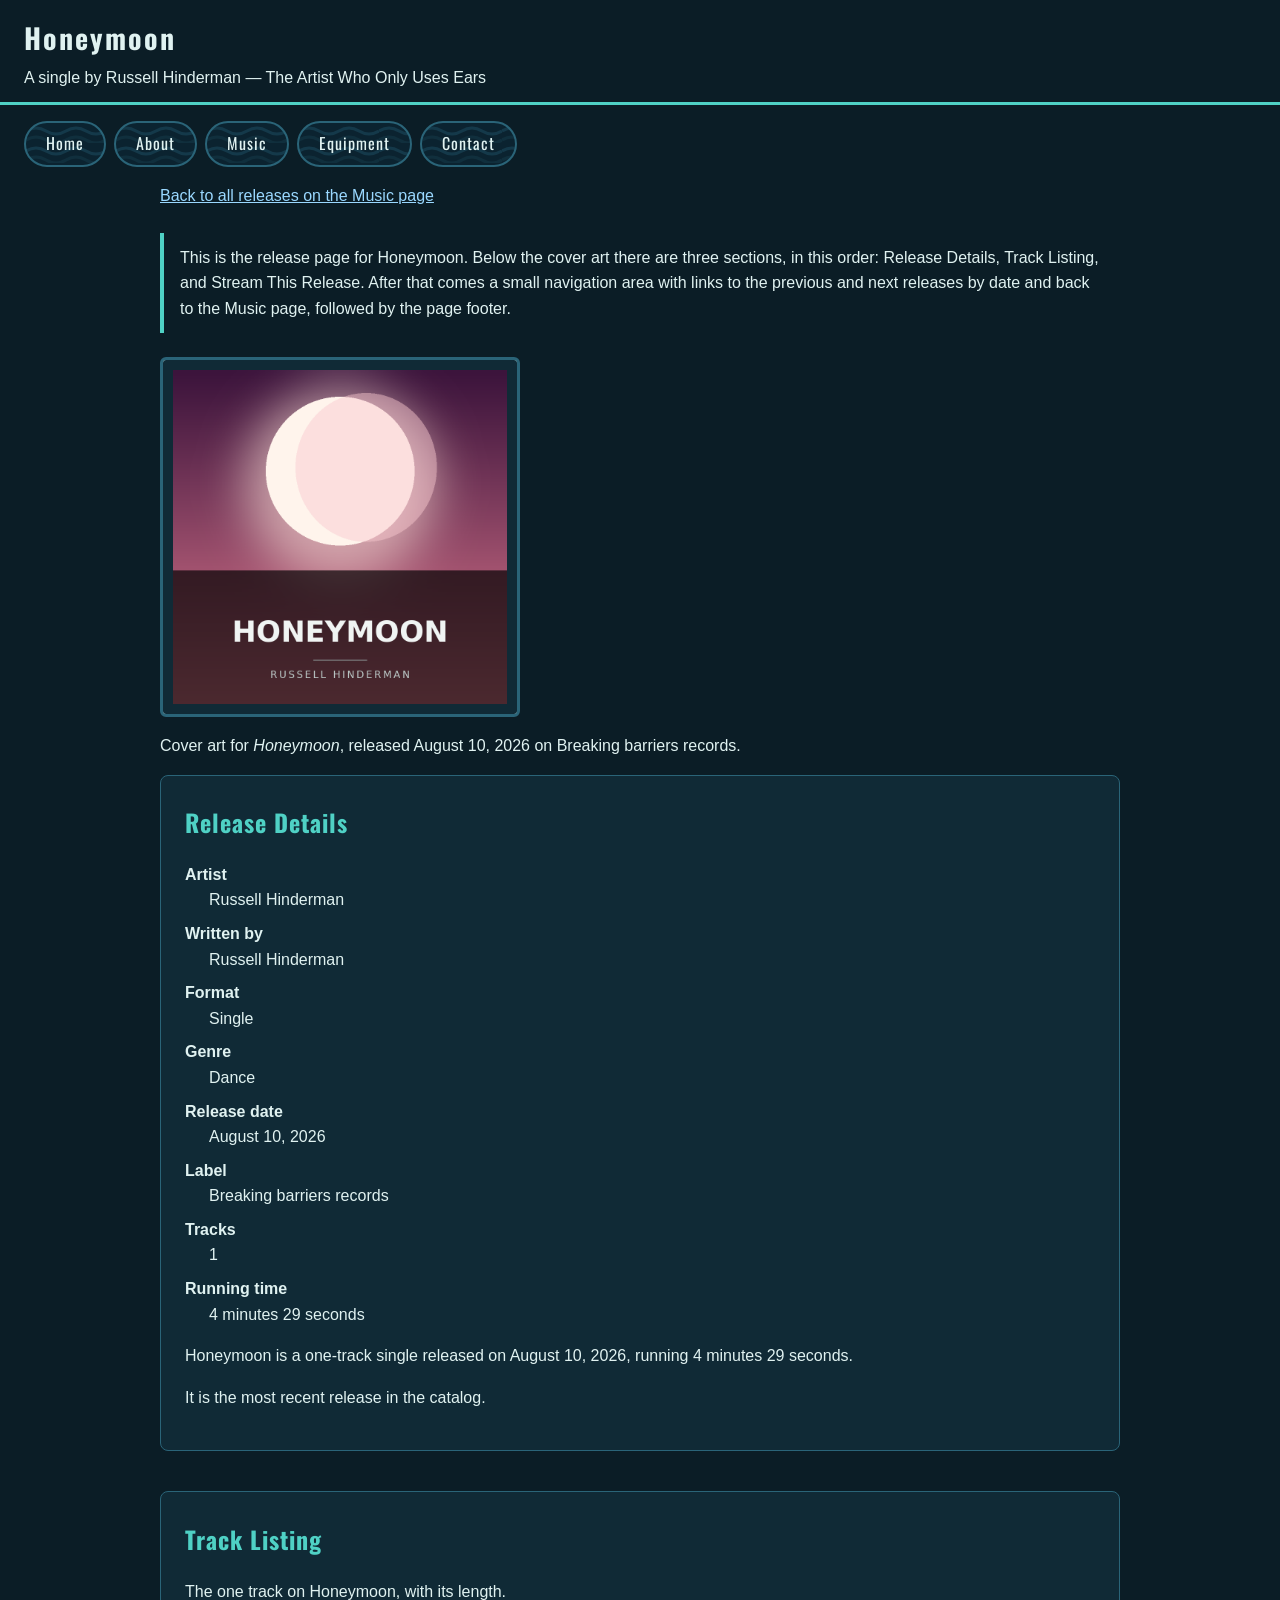
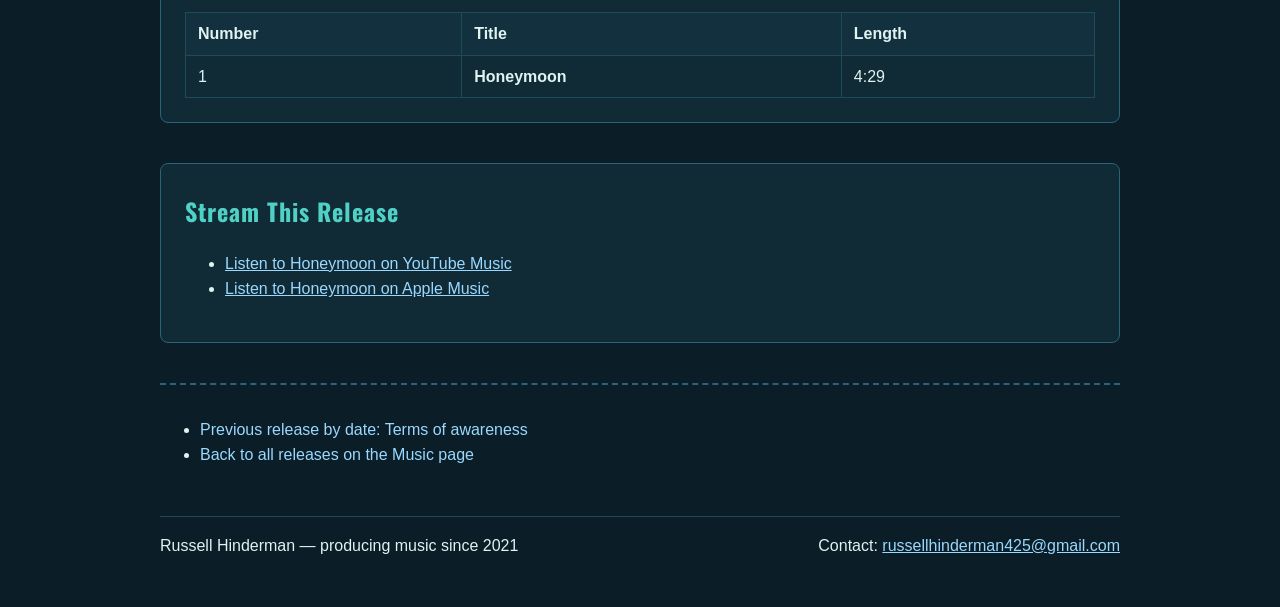
<file: honeymoon.html>
<!DOCTYPE html>
<html lang="en">
<head>
    <meta charset="UTF-8">
    <meta name="viewport" content="width=device-width, initial-scale=1.0">
    <title>Honeymoon - The Artist Who Only Uses Ears</title>
    <link href="https://fonts.googleapis.com/css2?family=Oswald:wght@600;700&display=swap" rel="stylesheet">
    <link rel="stylesheet" href="styles.css">
    <script src="menu.js" defer></script>
</head>
<body>

    <a class="skip-link" href="#main-content">Skip to main content</a>

    <header>
        <h1>Honeymoon</h1>
        <p>A single by Russell Hinderman &mdash; The Artist Who Only Uses Ears</p>
    </header>

    <nav aria-label="Main navigation">
        <button type="button" class="menu-toggle" aria-expanded="true" aria-controls="main-menu" hidden><svg class="menu-icon" aria-hidden="true" focusable="false" viewBox="0 0 24 24" width="24" height="24"><rect x="3" y="5" width="18" height="2.5" rx="1"/><rect x="3" y="10.75" width="18" height="2.5" rx="1"/><rect x="3" y="16.5" width="18" height="2.5" rx="1"/></svg><span class="visually-hidden">Toggle navigation menu</span></button>
        <ul id="main-menu">
            <li><a href="index.html">Home</a></li>
            <li><a href="about.html">About</a></li>
            <li><a href="music.html">Music</a></li>
            <li><a href="equipment.html">Equipment</a></li>
            <li><a href="contact.html">Contact</a></li>
        </ul>
    </nav>

    <main id="main-content" tabindex="-1">

        <p><a href="music.html">Back to all releases on the Music page</a></p>

        <p class="page-overview">This is the release page for Honeymoon. Below the cover art there are three sections, in this order: Release Details, Track Listing, and Stream This Release. After that comes a small navigation area with links to the previous and next releases by date and back to the Music page, followed by the page footer.</p>

        <figure>
            <img src="honeymoon.png" alt="A large glowing pale moon partly overlapped by a pink crescent, on a plum-to-rose gradient, with the title Honeymoon and the name Russell Hinderman across the lower part." width="360" height="360">
            <figcaption>Cover art for <cite>Honeymoon</cite>, released August 10, 2026 on Breaking barriers records.</figcaption>
        </figure>

        <section aria-labelledby="details-heading">
            <h2 id="details-heading">Release Details</h2>
            <dl>
                <dt>Artist</dt>
                <dd>Russell Hinderman</dd>
                <dt>Written by</dt>
                <dd>Russell Hinderman</dd>
                <dt>Format</dt>
                <dd>Single</dd>
                <dt>Genre</dt>
                <dd>Dance</dd>
                <dt>Release date</dt>
                <dd>August 10, 2026</dd>
                <dt>Label</dt>
                <dd>Breaking barriers records</dd>
                <dt>Tracks</dt>
                <dd>1</dd>
                <dt>Running time</dt>
                <dd>4 minutes 29 seconds</dd>
            </dl>
            <p>Honeymoon is a one-track single released on August 10, 2026, running 4 minutes 29 seconds.</p>
            <p>It is the most recent release in the catalog.</p>
        </section>

        <section aria-labelledby="tracks-heading">
            <h2 id="tracks-heading">Track Listing</h2>
            <table>
                <caption>The one track on Honeymoon, with its length.</caption>
                <thead>
                    <tr>
                        <th scope="col">Number</th>
                        <th scope="col">Title</th>
                        <th scope="col">Length</th>
                    </tr>
                </thead>
                <tbody>
                    <tr><td>1</td><th scope="row">Honeymoon</th><td>4:29</td></tr>
                </tbody>
            </table>
        </section>

        <section aria-labelledby="stream-heading">
            <h2 id="stream-heading">Stream This Release</h2>
            <ul>
                <li><a href="https://music.youtube.com/browse/MPREb_AmWy39jegDw">Listen to Honeymoon on YouTube Music</a></li>
                <li><a href="https://music.apple.com/us/album/honeymoon-single/6786112652">Listen to Honeymoon on Apple Music</a></li>
            </ul>
        </section>

        <nav aria-label="Release navigation">
            <ul>
                <li><a href="terms-of-awareness.html">Previous release by date: Terms of awareness</a></li>
                <li><a href="music.html">Back to all releases on the Music page</a></li>
            </ul>
        </nav>

    </main>

    <footer>
        <p>Russell Hinderman &mdash; producing music since 2021</p>
        <p>Contact: <a href="mailto:russellhinderman425@gmail.com">russellhinderman425@gmail.com</a></p>
    </footer>

</body>
</html>
</file>
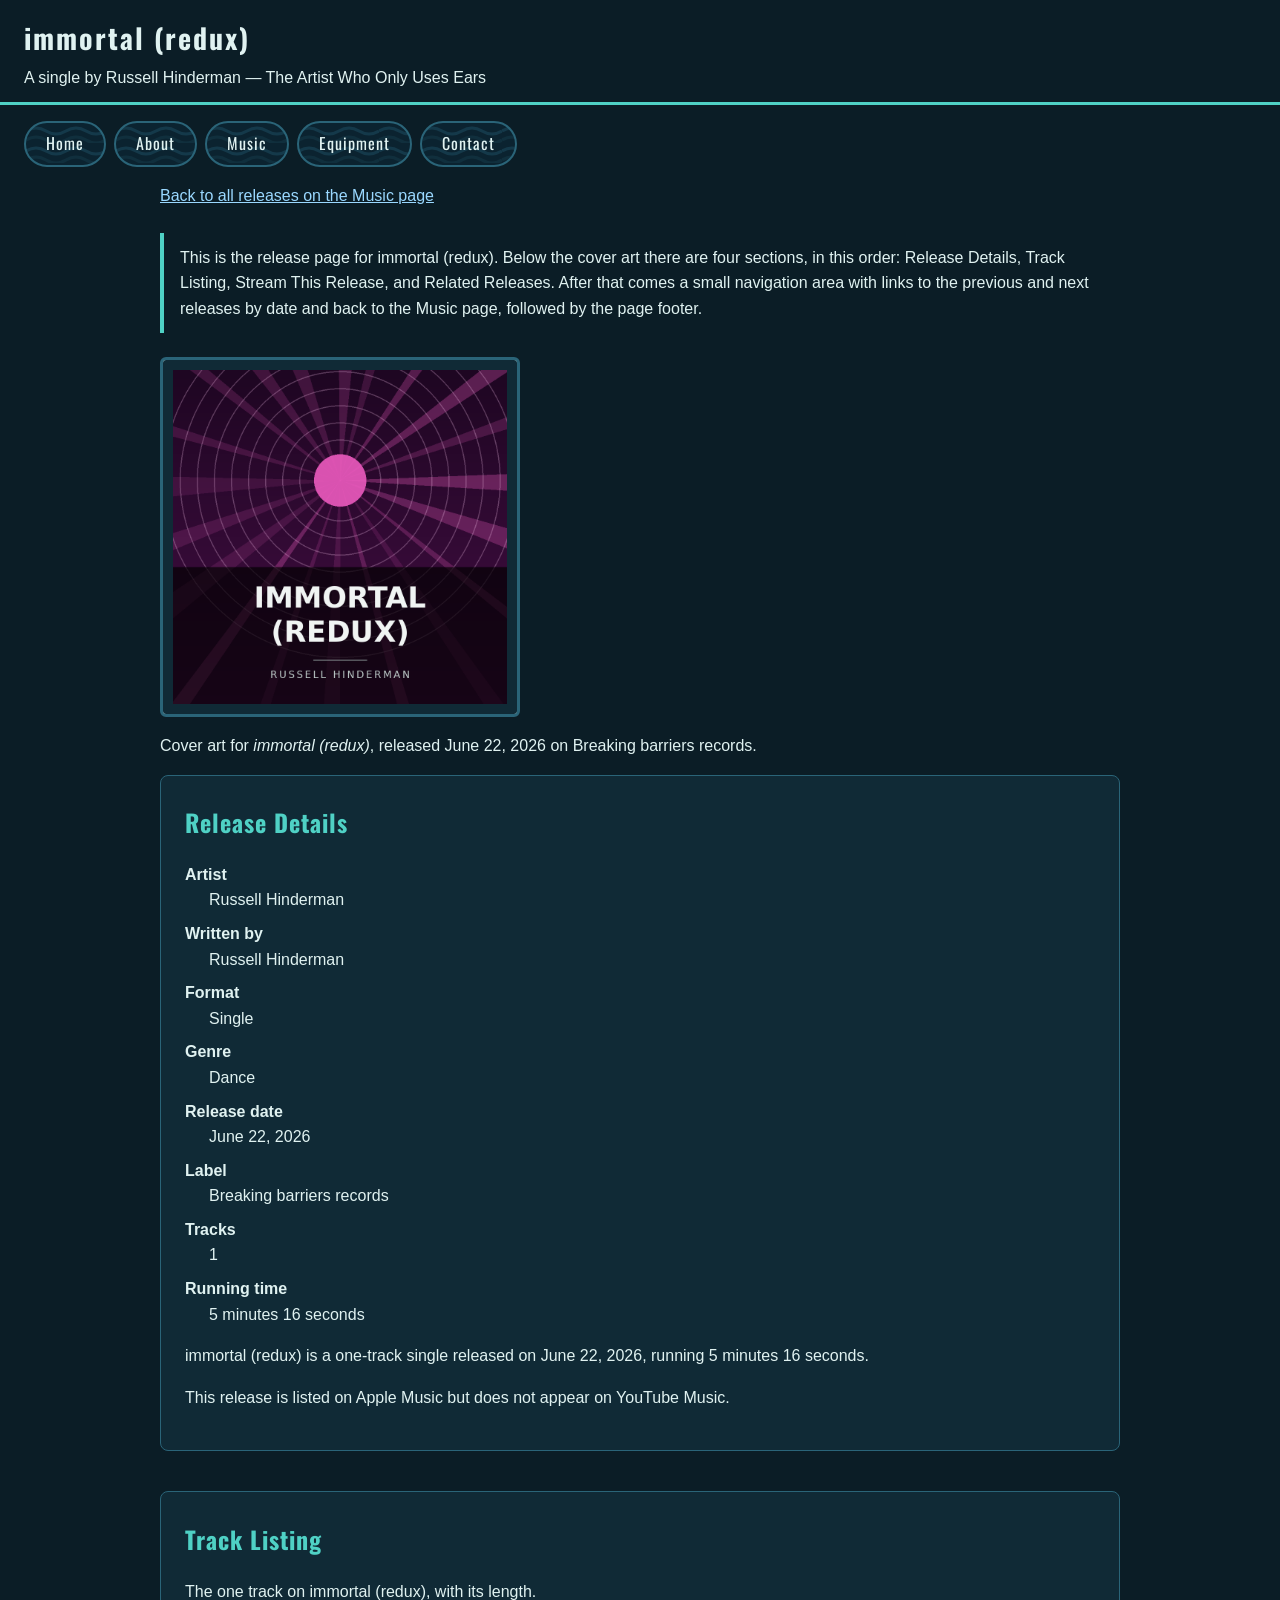
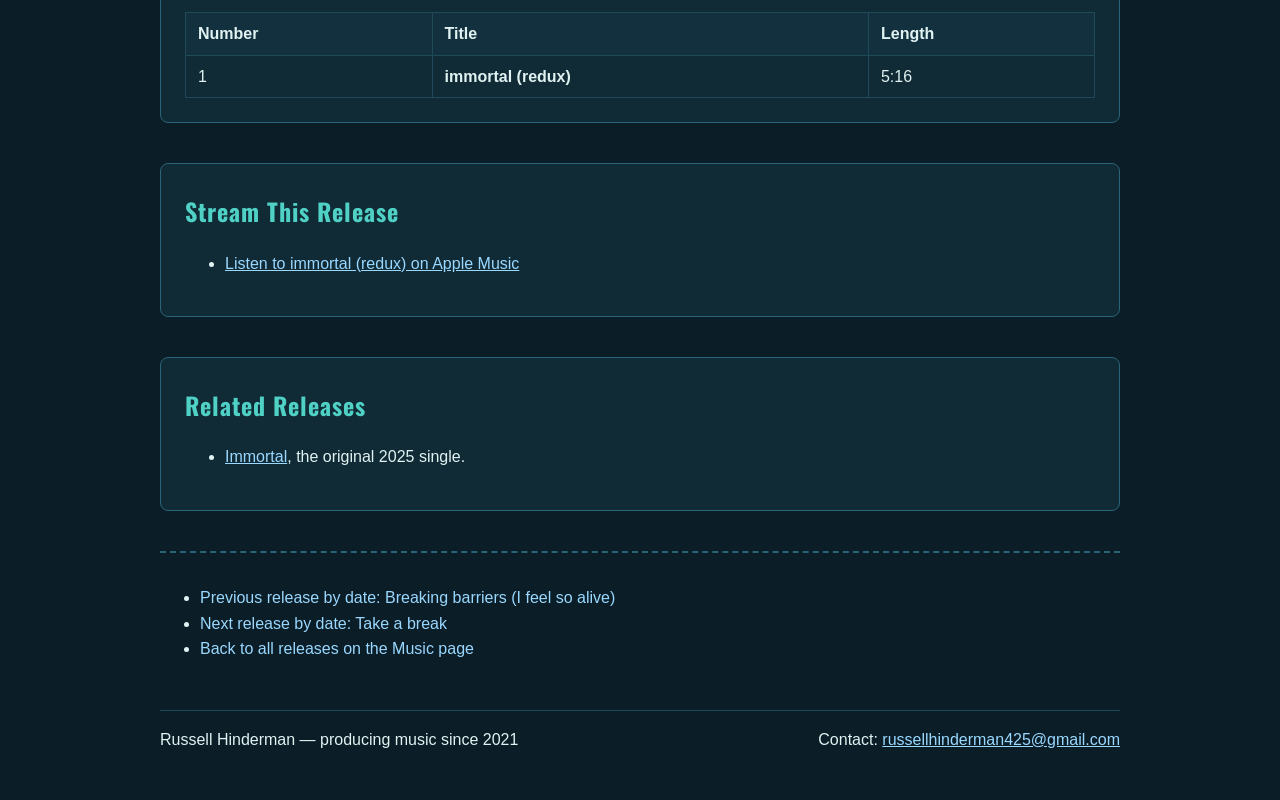
<file: immortal-redux.html>
<!DOCTYPE html>
<html lang="en">
<head>
    <meta charset="UTF-8">
    <meta name="viewport" content="width=device-width, initial-scale=1.0">
    <title>immortal (redux) - The Artist Who Only Uses Ears</title>
    <link href="https://fonts.googleapis.com/css2?family=Oswald:wght@600;700&display=swap" rel="stylesheet">
    <link rel="stylesheet" href="styles.css">
    <script src="menu.js" defer></script>
</head>
<body>

    <a class="skip-link" href="#main-content">Skip to main content</a>

    <header>
        <h1>immortal (redux)</h1>
        <p>A single by Russell Hinderman &mdash; The Artist Who Only Uses Ears</p>
    </header>

    <nav aria-label="Main navigation">
        <button type="button" class="menu-toggle" aria-expanded="true" aria-controls="main-menu" hidden><svg class="menu-icon" aria-hidden="true" focusable="false" viewBox="0 0 24 24" width="24" height="24"><rect x="3" y="5" width="18" height="2.5" rx="1"/><rect x="3" y="10.75" width="18" height="2.5" rx="1"/><rect x="3" y="16.5" width="18" height="2.5" rx="1"/></svg><span class="visually-hidden">Toggle navigation menu</span></button>
        <ul id="main-menu">
            <li><a href="index.html">Home</a></li>
            <li><a href="about.html">About</a></li>
            <li><a href="music.html">Music</a></li>
            <li><a href="equipment.html">Equipment</a></li>
            <li><a href="contact.html">Contact</a></li>
        </ul>
    </nav>

    <main id="main-content" tabindex="-1">

        <p><a href="music.html">Back to all releases on the Music page</a></p>

        <p class="page-overview">This is the release page for immortal (redux). Below the cover art there are four sections, in this order: Release Details, Track Listing, Stream This Release, and Related Releases. After that comes a small navigation area with links to the previous and next releases by date and back to the Music page, followed by the page footer.</p>

        <figure>
            <img src="immortal-redux.png" alt="Magenta rays and faint rings spreading from a bright pink sun on a dark purple background, with the title Immortal (Redux) and the name Russell Hinderman across the lower part." width="360" height="360">
            <figcaption>Cover art for <cite>immortal (redux)</cite>, released June 22, 2026 on Breaking barriers records.</figcaption>
        </figure>

        <section aria-labelledby="details-heading">
            <h2 id="details-heading">Release Details</h2>
            <dl>
                <dt>Artist</dt>
                <dd>Russell Hinderman</dd>
                <dt>Written by</dt>
                <dd>Russell Hinderman</dd>
                <dt>Format</dt>
                <dd>Single</dd>
                <dt>Genre</dt>
                <dd>Dance</dd>
                <dt>Release date</dt>
                <dd>June 22, 2026</dd>
                <dt>Label</dt>
                <dd>Breaking barriers records</dd>
                <dt>Tracks</dt>
                <dd>1</dd>
                <dt>Running time</dt>
                <dd>5 minutes 16 seconds</dd>
            </dl>
            <p>immortal (redux) is a one-track single released on June 22, 2026, running 5 minutes 16 seconds.</p>
            <p>This release is listed on Apple Music but does not appear on YouTube Music.</p>
        </section>

        <section aria-labelledby="tracks-heading">
            <h2 id="tracks-heading">Track Listing</h2>
            <table>
                <caption>The one track on immortal (redux), with its length.</caption>
                <thead>
                    <tr>
                        <th scope="col">Number</th>
                        <th scope="col">Title</th>
                        <th scope="col">Length</th>
                    </tr>
                </thead>
                <tbody>
                    <tr><td>1</td><th scope="row">immortal (redux)</th><td>5:16</td></tr>
                </tbody>
            </table>
        </section>

        <section aria-labelledby="stream-heading">
            <h2 id="stream-heading">Stream This Release</h2>
            <ul>
                <li><a href="https://music.apple.com/us/album/immortal-redux-single/6782961008">Listen to immortal (redux) on Apple Music</a></li>
            </ul>
        </section>

        <section aria-labelledby="related-heading">
            <h2 id="related-heading">Related Releases</h2>
            <ul>
                <li><a href="immortal.html">Immortal</a>, the original 2025 single.</li>
            </ul>
        </section>

        <nav aria-label="Release navigation">
            <ul>
                <li><a href="breaking-barriers.html">Previous release by date: Breaking barriers (I feel so alive)</a></li>
                <li><a href="take-a-break.html">Next release by date: Take a break</a></li>
                <li><a href="music.html">Back to all releases on the Music page</a></li>
            </ul>
        </nav>

    </main>

    <footer>
        <p>Russell Hinderman &mdash; producing music since 2021</p>
        <p>Contact: <a href="mailto:russellhinderman425@gmail.com">russellhinderman425@gmail.com</a></p>
    </footer>

</body>
</html>
</file>
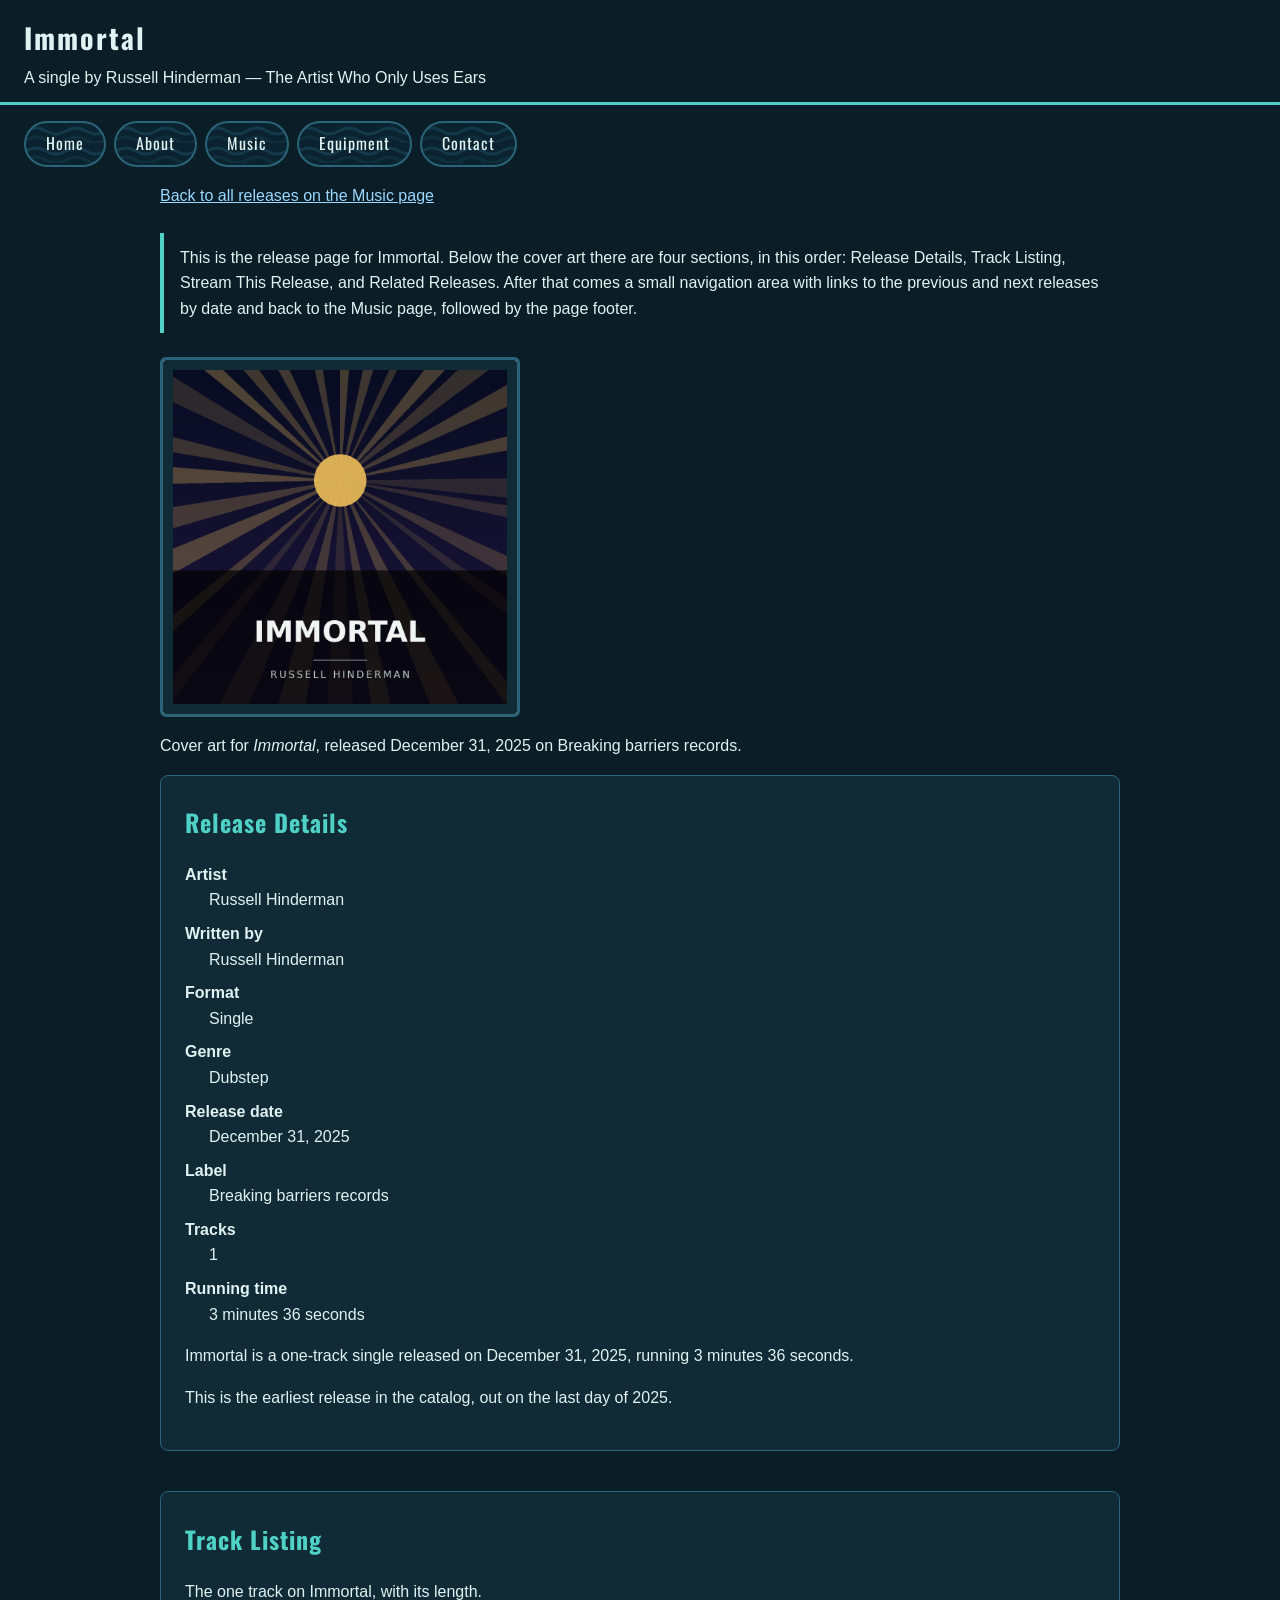
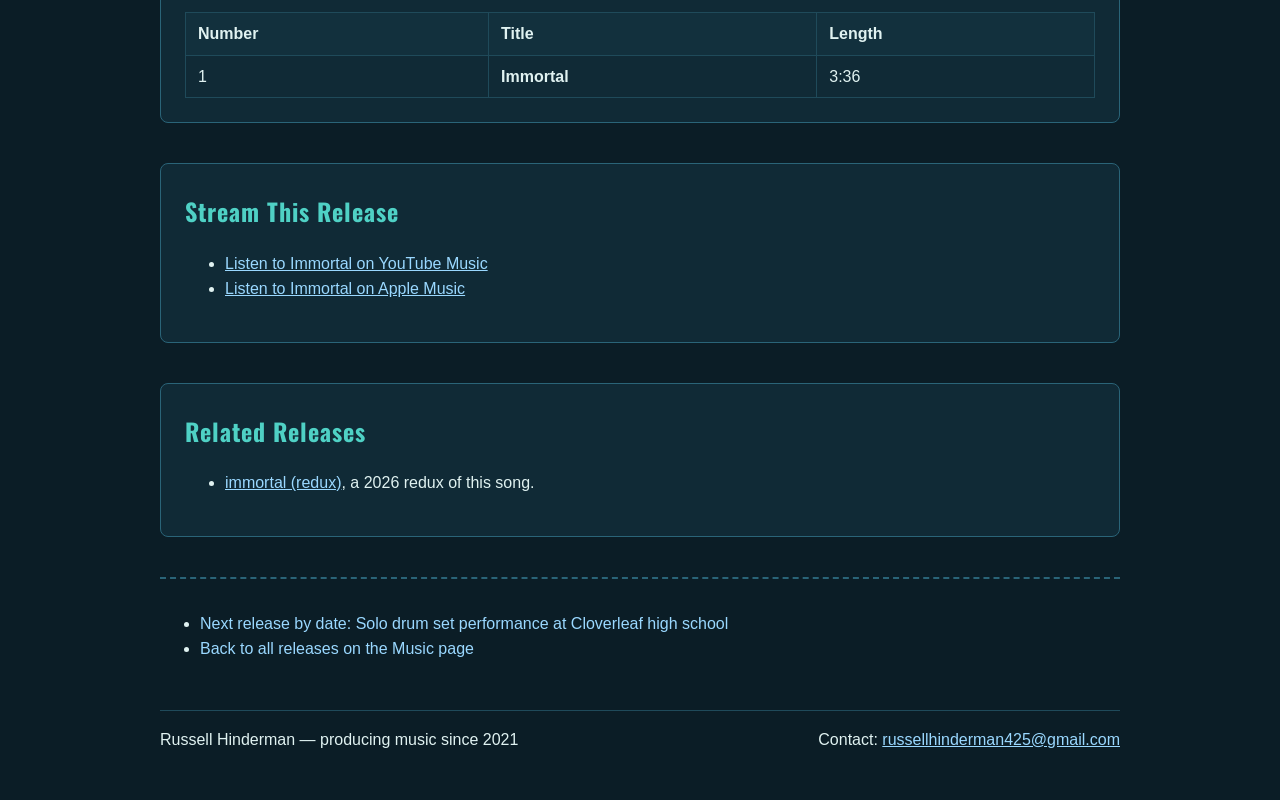
<file: immortal.html>
<!DOCTYPE html>
<html lang="en">
<head>
    <meta charset="UTF-8">
    <meta name="viewport" content="width=device-width, initial-scale=1.0">
    <title>Immortal - The Artist Who Only Uses Ears</title>
    <link href="https://fonts.googleapis.com/css2?family=Oswald:wght@600;700&display=swap" rel="stylesheet">
    <link rel="stylesheet" href="styles.css">
    <script src="menu.js" defer></script>
</head>
<body>

    <a class="skip-link" href="#main-content">Skip to main content</a>

    <header>
        <h1>Immortal</h1>
        <p>A single by Russell Hinderman &mdash; The Artist Who Only Uses Ears</p>
    </header>

    <nav aria-label="Main navigation">
        <button type="button" class="menu-toggle" aria-expanded="true" aria-controls="main-menu" hidden><svg class="menu-icon" aria-hidden="true" focusable="false" viewBox="0 0 24 24" width="24" height="24"><rect x="3" y="5" width="18" height="2.5" rx="1"/><rect x="3" y="10.75" width="18" height="2.5" rx="1"/><rect x="3" y="16.5" width="18" height="2.5" rx="1"/></svg><span class="visually-hidden">Toggle navigation menu</span></button>
        <ul id="main-menu">
            <li><a href="index.html">Home</a></li>
            <li><a href="about.html">About</a></li>
            <li><a href="music.html">Music</a></li>
            <li><a href="equipment.html">Equipment</a></li>
            <li><a href="contact.html">Contact</a></li>
        </ul>
    </nav>

    <main id="main-content" tabindex="-1">

        <p><a href="music.html">Back to all releases on the Music page</a></p>

        <p class="page-overview">This is the release page for Immortal. Below the cover art there are four sections, in this order: Release Details, Track Listing, Stream This Release, and Related Releases. After that comes a small navigation area with links to the previous and next releases by date and back to the Music page, followed by the page footer.</p>

        <figure>
            <img src="immortal.png" alt="Golden rays bursting from a small gold sun against a deep navy sky, with the title Immortal and the name Russell Hinderman across the lower part." width="360" height="360">
            <figcaption>Cover art for <cite>Immortal</cite>, released December 31, 2025 on Breaking barriers records.</figcaption>
        </figure>

        <section aria-labelledby="details-heading">
            <h2 id="details-heading">Release Details</h2>
            <dl>
                <dt>Artist</dt>
                <dd>Russell Hinderman</dd>
                <dt>Written by</dt>
                <dd>Russell Hinderman</dd>
                <dt>Format</dt>
                <dd>Single</dd>
                <dt>Genre</dt>
                <dd>Dubstep</dd>
                <dt>Release date</dt>
                <dd>December 31, 2025</dd>
                <dt>Label</dt>
                <dd>Breaking barriers records</dd>
                <dt>Tracks</dt>
                <dd>1</dd>
                <dt>Running time</dt>
                <dd>3 minutes 36 seconds</dd>
            </dl>
            <p>Immortal is a one-track single released on December 31, 2025, running 3 minutes 36 seconds.</p>
            <p>This is the earliest release in the catalog, out on the last day of 2025.</p>
        </section>

        <section aria-labelledby="tracks-heading">
            <h2 id="tracks-heading">Track Listing</h2>
            <table>
                <caption>The one track on Immortal, with its length.</caption>
                <thead>
                    <tr>
                        <th scope="col">Number</th>
                        <th scope="col">Title</th>
                        <th scope="col">Length</th>
                    </tr>
                </thead>
                <tbody>
                    <tr><td>1</td><th scope="row">Immortal</th><td>3:36</td></tr>
                </tbody>
            </table>
        </section>

        <section aria-labelledby="stream-heading">
            <h2 id="stream-heading">Stream This Release</h2>
            <ul>
                <li><a href="https://music.youtube.com/browse/MPREb_8WSqmjQ1Wf0">Listen to Immortal on YouTube Music</a></li>
                <li><a href="https://music.apple.com/us/album/immortal-single/1890293052">Listen to Immortal on Apple Music</a></li>
            </ul>
        </section>

        <section aria-labelledby="related-heading">
            <h2 id="related-heading">Related Releases</h2>
            <ul>
                <li><a href="immortal-redux.html">immortal (redux)</a>, a 2026 redux of this song.</li>
            </ul>
        </section>

        <nav aria-label="Release navigation">
            <ul>
                <li><a href="solo-drum-set-performance.html">Next release by date: Solo drum set performance at Cloverleaf high school</a></li>
                <li><a href="music.html">Back to all releases on the Music page</a></li>
            </ul>
        </nav>

    </main>

    <footer>
        <p>Russell Hinderman &mdash; producing music since 2021</p>
        <p>Contact: <a href="mailto:russellhinderman425@gmail.com">russellhinderman425@gmail.com</a></p>
    </footer>

</body>
</html>
</file>
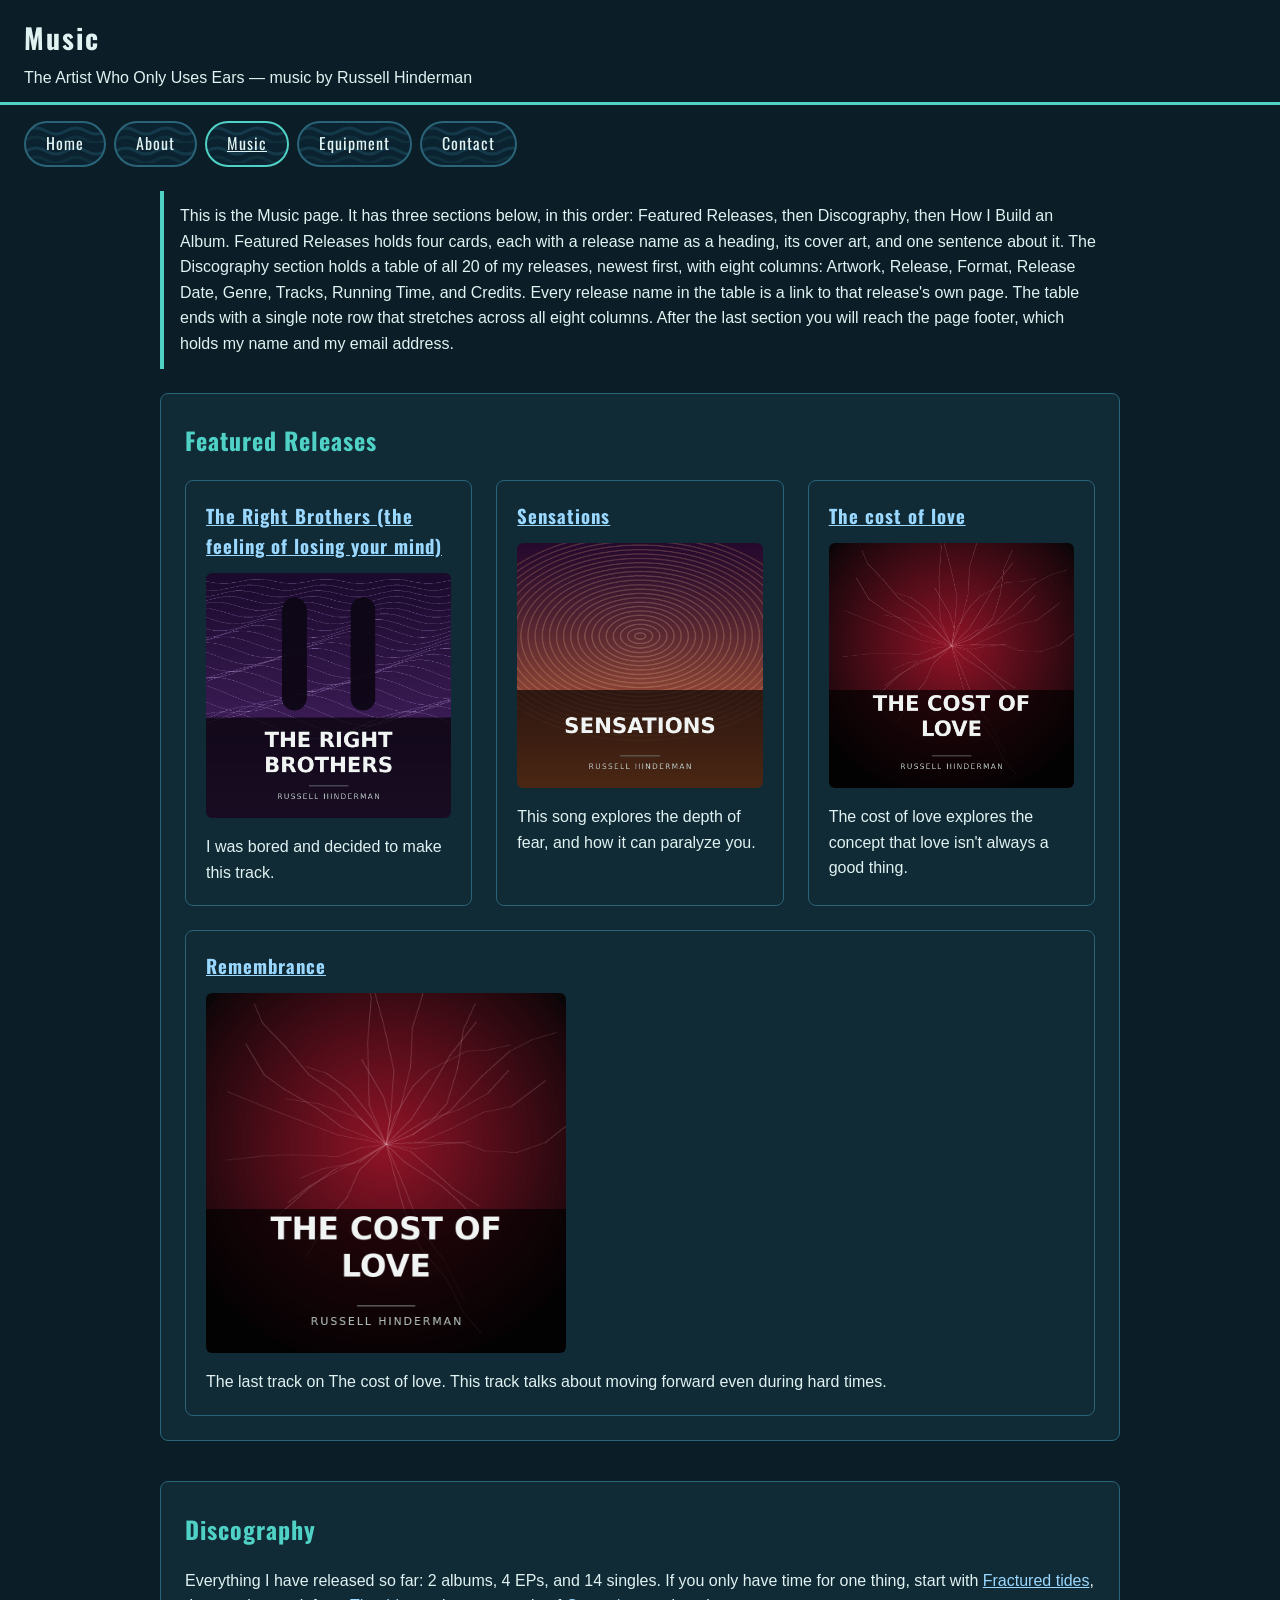
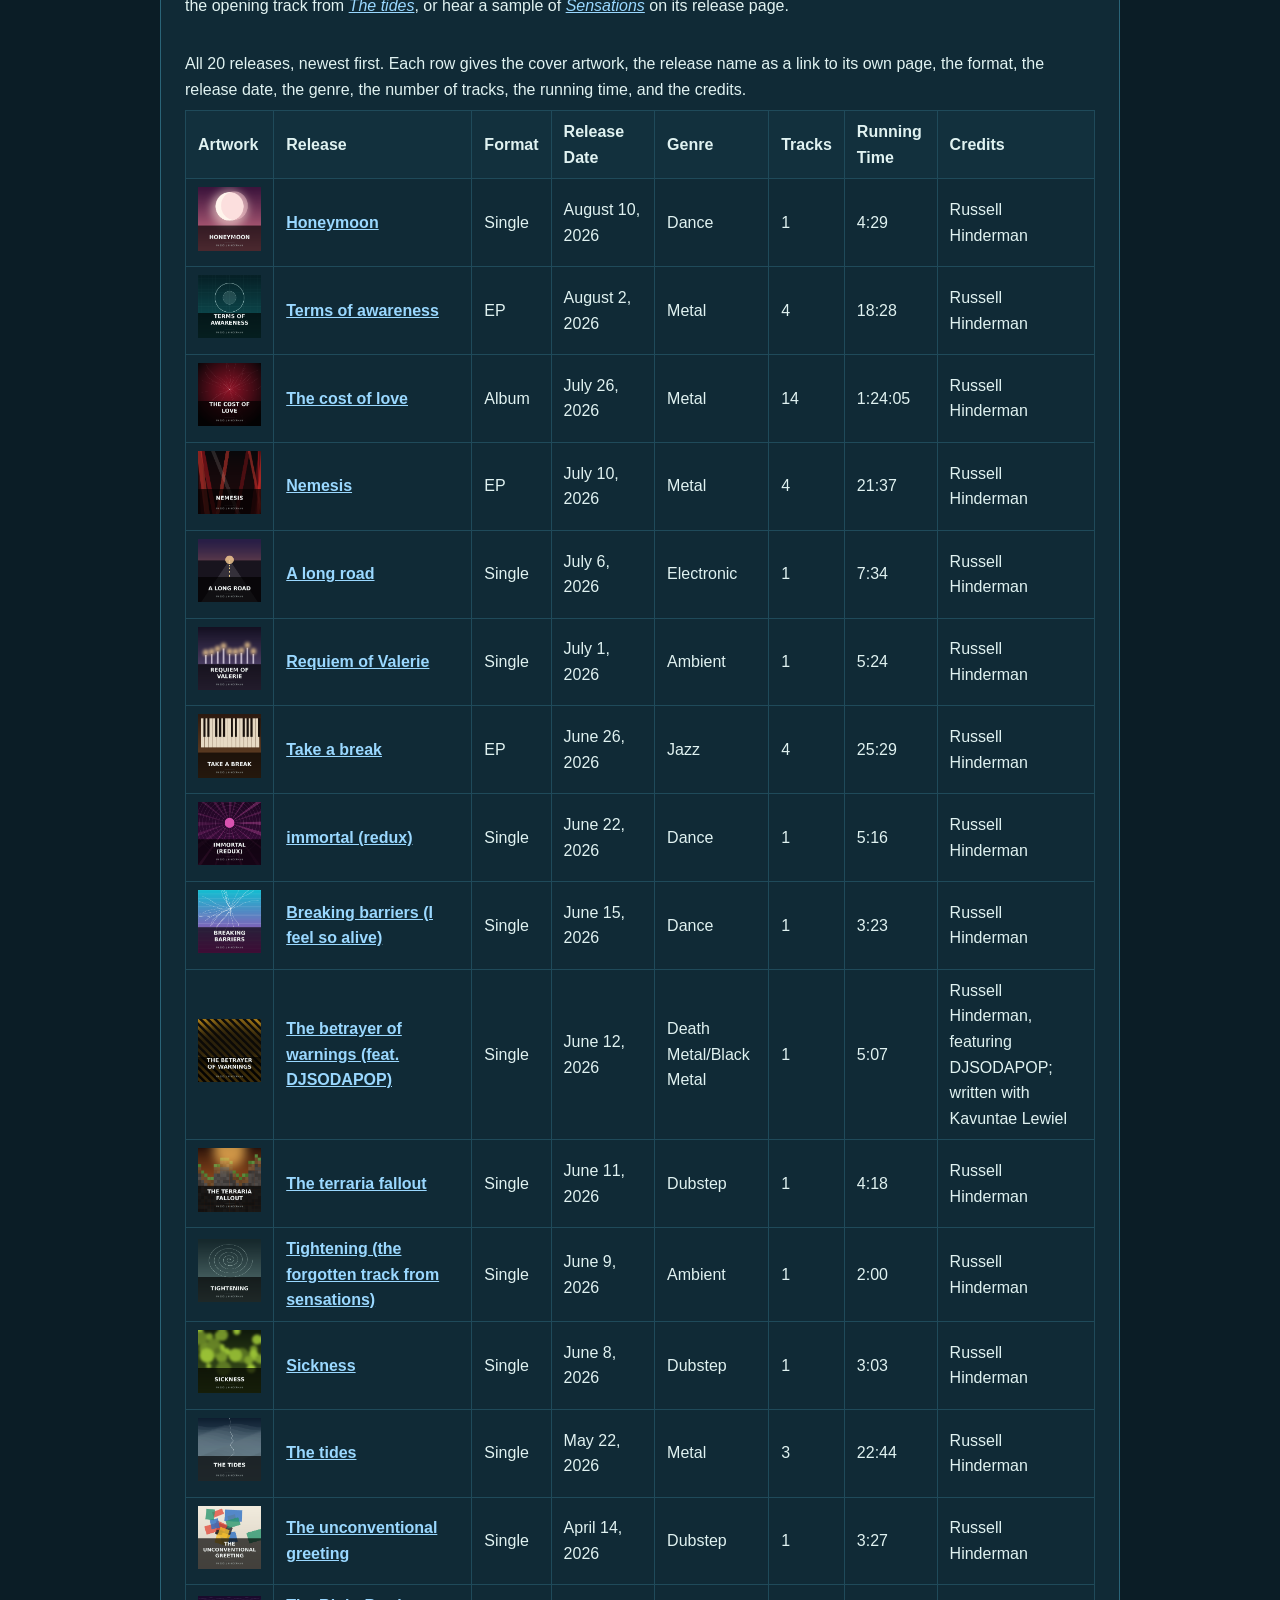
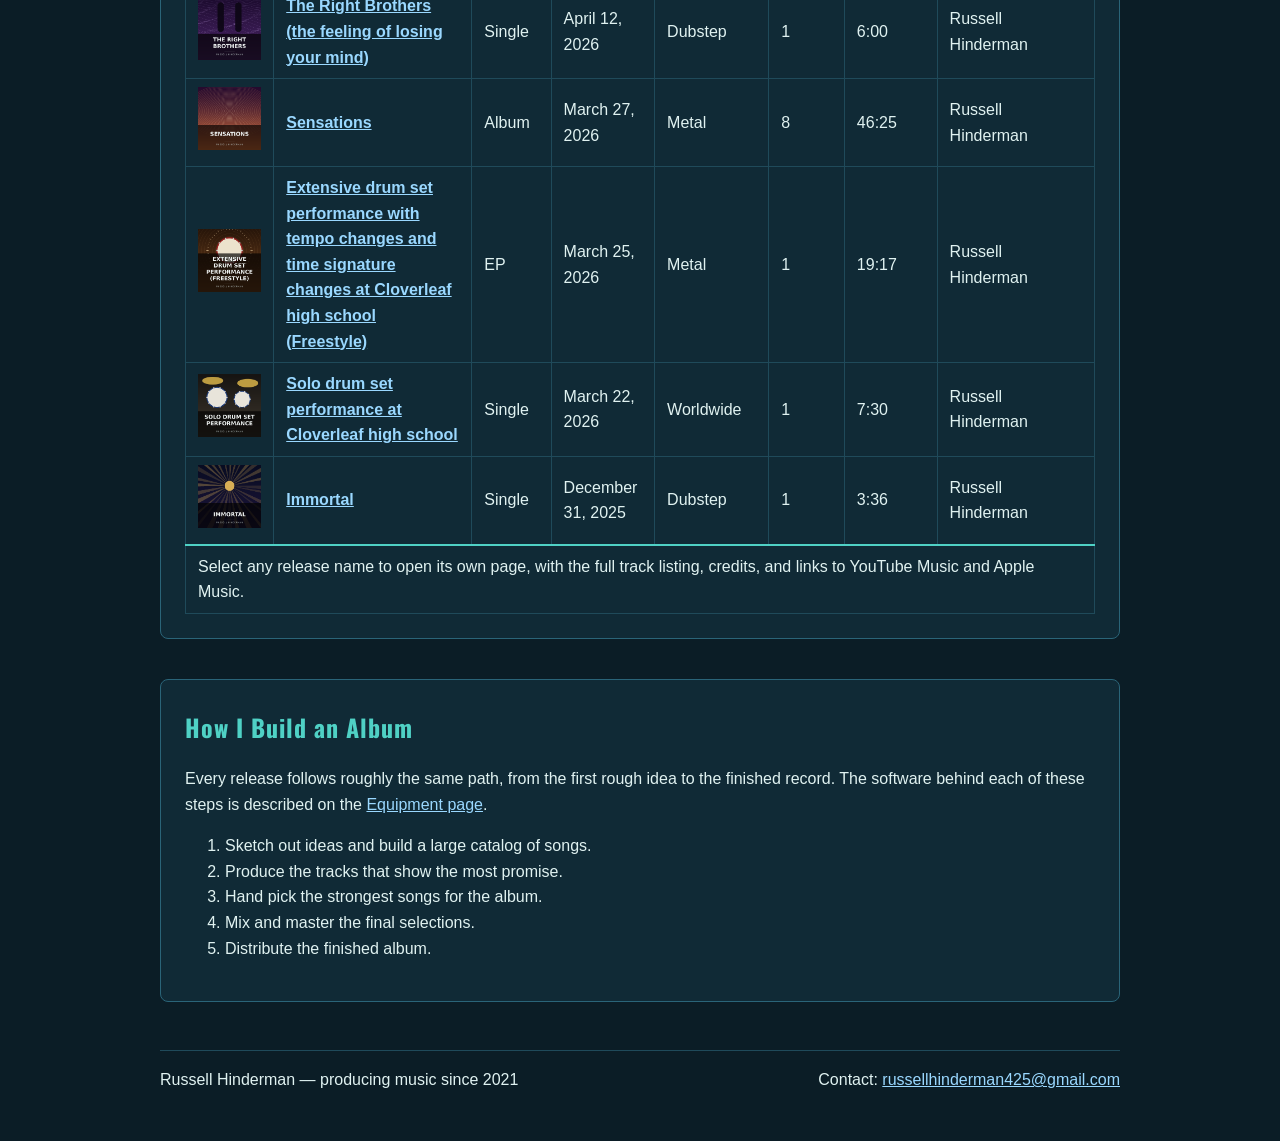
<file: music.html>
<!DOCTYPE html>
<html lang="en">
<head>
    <meta charset="UTF-8">
    <meta name="viewport" content="width=device-width, initial-scale=1.0">
    <title>Music - The Artist Who Only Uses Ears</title>
    <link href="https://fonts.googleapis.com/css2?family=Oswald:wght@600;700&display=swap" rel="stylesheet">
    <link rel="stylesheet" href="styles.css">
    <script src="menu.js" defer></script>
</head>
<body>

    <a class="skip-link" href="#main-content">Skip to main content</a>

    <header>
        <h1>Music</h1>
        <p>The Artist Who Only Uses Ears &mdash; music by Russell Hinderman</p>
    </header>

    <nav aria-label="Main navigation">
        <button type="button" class="menu-toggle" aria-expanded="true" aria-controls="main-menu" hidden><svg class="menu-icon" aria-hidden="true" focusable="false" viewBox="0 0 24 24" width="24" height="24"><rect x="3" y="5" width="18" height="2.5" rx="1"/><rect x="3" y="10.75" width="18" height="2.5" rx="1"/><rect x="3" y="16.5" width="18" height="2.5" rx="1"/></svg><span class="visually-hidden">Toggle navigation menu</span></button>
        <ul id="main-menu">
            <li><a href="index.html">Home</a></li>
            <li><a href="about.html">About</a></li>
            <li><a href="music.html" aria-current="page">Music</a></li>
            <li><a href="equipment.html">Equipment</a></li>
            <li><a href="contact.html">Contact</a></li>
        </ul>
    </nav>

    <main id="main-content" tabindex="-1">

        <p class="page-overview">This is the Music page. It has three sections below, in this order: Featured Releases, then Discography, then How I Build an Album. Featured Releases holds four cards, each with a release name as a heading, its cover art, and one sentence about it. The Discography section holds a table of all 20 of my releases, newest first, with eight columns: Artwork, Release, Format, Release Date, Genre, Tracks, Running Time, and Credits. Every release name in the table is a link to that release's own page. The table ends with a single note row that stretches across all eight columns. After the last section you will reach the page footer, which holds my name and my email address.</p>

        <section aria-labelledby="featured-heading">
            <h2 id="featured-heading">Featured Releases</h2>
            <div class="card-row">
                <article>
                    <h3><a href="the-right-brothers.html">The Right Brothers (the feeling of losing your mind)</a></h3>
                    <img src="the-right-brothers.png" alt="Two tall dark rounded shapes standing side by side in front of warped, wavy lavender lines on a purple background, with the title The Right Brothers and the name Russell Hinderman across the lower part." width="360" height="360">
                    <p>I was bored and decided to make this track.</p>
                </article>
                <article>
                    <h3><a href="sensations.html">Sensations</a></h3>
                    <img src="sensations.png" alt="Concentric orange and magenta ripples spreading over a purple-to-amber gradient, with the title Sensations and the name Russell Hinderman across the lower part." width="360" height="360">
                    <p>This song explores the depth of fear, and how it can paralyze you.</p>
                </article>
                <article>
                    <h3><a href="the-cost-of-love.html">The cost of love</a></h3>
                    <img src="the-cost-of-love.png" alt="A dark crimson glow at the centre with fine cracks spreading outward across black, with the title The Cost of Love and the name Russell Hinderman across the lower part." width="360" height="360">
                    <p>The cost of love explores the concept that love isn't always a good thing.</p>
                </article>
                <article>
                    <h3><a href="the-cost-of-love.html">Remembrance</a></h3>
                    <img src="the-cost-of-love.png" alt="The cover of The Cost of Love, the album Remembrance closes: a dark crimson glow at the centre with fine cracks spreading outward across black." width="360" height="360">
                    <p>The last track on The cost of love. This track talks about moving forward even during hard times.</p>
                </article>
            </div>
        </section>

        <section aria-labelledby="discography-heading">
            <h2 id="discography-heading">Discography</h2>
            <p>Everything I have released so far: 2 albums, 4 EPs, and 14 singles. If you only have time for one thing, start with <a href="https://music.youtube.com/watch?v=JooddkbGqbU&amp;si=wAvqgshbwUZFN2kg">Fractured tides</a>, the opening track from <a href="the-tides.html"><cite>The tides</cite></a>, or hear a sample of <a href="sensations.html"><cite>Sensations</cite></a> on its release page.</p>

            <div class="table-wrap" tabindex="0" role="region" aria-labelledby="discography-heading">
                <table>
                    <caption>All 20 releases, newest first. Each row gives the cover artwork, the release name as a link to its own page, the format, the release date, the genre, the number of tracks, the running time, and the credits.</caption>
                    <thead>
                        <tr>
                            <th scope="col">Artwork</th>
                            <th scope="col">Release</th>
                            <th scope="col">Format</th>
                            <th scope="col">Release Date</th>
                            <th scope="col">Genre</th>
                            <th scope="col">Tracks</th>
                            <th scope="col">Running Time</th>
                            <th scope="col">Credits</th>
                        </tr>
                    </thead>
                    <tbody>
                        <tr>
                            <td><img src="honeymoon.png" alt="A large glowing pale moon partly overlapped by a pink crescent, on a plum-to-rose gradient, with the title Honeymoon and the name Russell Hinderman across the lower part." width="100" height="100"></td>
                            <th scope="row"><a href="honeymoon.html">Honeymoon</a></th>
                            <td>Single</td>
                            <td>August 10, 2026</td>
                            <td>Dance</td>
                            <td>1</td>
                            <td>4:29</td>
                            <td>Russell Hinderman</td>
                        </tr>
                        <tr>
                            <td><img src="terms-of-awareness.png" alt="A pale outlined circle with a smaller filled circle inside, centred on a teal grid, with the title Terms of Awareness and the name Russell Hinderman across the lower part." width="100" height="100"></td>
                            <th scope="row"><a href="terms-of-awareness.html">Terms of awareness</a></th>
                            <td>EP</td>
                            <td>August 2, 2026</td>
                            <td>Metal</td>
                            <td>4</td>
                            <td>18:28</td>
                            <td>Russell Hinderman</td>
                        </tr>
                        <tr>
                            <td><img src="the-cost-of-love.png" alt="A dark crimson glow at the centre with fine cracks spreading outward across black, with the title The Cost of Love and the name Russell Hinderman across the lower part." width="100" height="100"></td>
                            <th scope="row"><a href="the-cost-of-love.html">The cost of love</a></th>
                            <td>Album</td>
                            <td>July 26, 2026</td>
                            <td>Metal</td>
                            <td>14</td>
                            <td>1:24:05</td>
                            <td>Russell Hinderman</td>
                        </tr>
                        <tr>
                            <td><img src="nemesis.png" alt="Sharp red and black diagonal shards cutting across a near-black background, with the title Nemesis and the name Russell Hinderman across the lower part." width="100" height="100"></td>
                            <th scope="row"><a href="nemesis.html">Nemesis</a></th>
                            <td>EP</td>
                            <td>July 10, 2026</td>
                            <td>Metal</td>
                            <td>4</td>
                            <td>21:37</td>
                            <td>Russell Hinderman</td>
                        </tr>
                        <tr>
                            <td><img src="a-long-road.png" alt="A dark road with a dashed yellow centre line stretching to a pale sun on the horizon under a purple-to-orange dusk sky, with the title A Long Road and the name Russell Hinderman across the lower part." width="100" height="100"></td>
                            <th scope="row"><a href="a-long-road.html">A long road</a></th>
                            <td>Single</td>
                            <td>July 6, 2026</td>
                            <td>Electronic</td>
                            <td>1</td>
                            <td>7:34</td>
                            <td>Russell Hinderman</td>
                        </tr>
                        <tr>
                            <td><img src="requiem-of-valerie.png" alt="A row of tall pale candles of different heights, each with a soft warm glow, against a dusky lavender background, with the title Requiem of Valerie and the name Russell Hinderman across the lower part." width="100" height="100"></td>
                            <th scope="row"><a href="requiem-of-valerie.html">Requiem of Valerie</a></th>
                            <td>Single</td>
                            <td>July 1, 2026</td>
                            <td>Ambient</td>
                            <td>1</td>
                            <td>5:24</td>
                            <td>Russell Hinderman</td>
                        </tr>
                        <tr>
                            <td><img src="take-a-break.png" alt="A row of cream and black piano keys seen from above on a warm brown background, with the title Take a Break and the name Russell Hinderman across the lower part." width="100" height="100"></td>
                            <th scope="row"><a href="take-a-break.html">Take a break</a></th>
                            <td>EP</td>
                            <td>June 26, 2026</td>
                            <td>Jazz</td>
                            <td>4</td>
                            <td>25:29</td>
                            <td>Russell Hinderman</td>
                        </tr>
                        <tr>
                            <td><img src="immortal-redux.png" alt="Magenta rays and faint rings spreading from a bright pink sun on a dark purple background, with the title Immortal (Redux) and the name Russell Hinderman across the lower part." width="100" height="100"></td>
                            <th scope="row"><a href="immortal-redux.html">immortal (redux)</a></th>
                            <td>Single</td>
                            <td>June 22, 2026</td>
                            <td>Dance</td>
                            <td>1</td>
                            <td>5:16</td>
                            <td>Russell Hinderman</td>
                        </tr>
                        <tr>
                            <td><img src="breaking-barriers.png" alt="White crack lines splintering outward across a cyan-to-magenta gradient lined with faint horizontal bars, with the title Breaking Barriers and the name Russell Hinderman across the lower part." width="100" height="100"></td>
                            <th scope="row"><a href="breaking-barriers.html">Breaking barriers (I feel so alive)</a></th>
                            <td>Single</td>
                            <td>June 15, 2026</td>
                            <td>Dance</td>
                            <td>1</td>
                            <td>3:23</td>
                            <td>Russell Hinderman</td>
                        </tr>
                        <tr>
                            <td><img src="the-betrayer-of-warnings.png" alt="Amber and black diagonal hazard stripes fading into darkness, with the title The Betrayer of Warnings and the name Russell Hinderman across the lower part." width="100" height="100"></td>
                            <th scope="row"><a href="the-betrayer-of-warnings.html">The betrayer of warnings (feat. DJSODAPOP)</a></th>
                            <td>Single</td>
                            <td>June 12, 2026</td>
                            <td>Death Metal/Black Metal</td>
                            <td>1</td>
                            <td>5:07</td>
                            <td>Russell Hinderman, featuring DJSODAPOP; written with Kavuntae Lewiel</td>
                        </tr>
                        <tr>
                            <td><img src="the-terraria-fallout.png" alt="Blocky pixel-style ground of green, brown and grey squares under a glowing orange sky, with the title The Terraria Fallout and the name Russell Hinderman across the lower part." width="100" height="100"></td>
                            <th scope="row"><a href="the-terraria-fallout.html">The terraria fallout</a></th>
                            <td>Single</td>
                            <td>June 11, 2026</td>
                            <td>Dubstep</td>
                            <td>1</td>
                            <td>4:18</td>
                            <td>Russell Hinderman</td>
                        </tr>
                        <tr>
                            <td><img src="tightening.png" alt="A thin pale spiral winding inward on a muted teal-grey background, with the title Tightening and the name Russell Hinderman across the lower part." width="100" height="100"></td>
                            <th scope="row"><a href="tightening.html">Tightening (the forgotten track from sensations)</a></th>
                            <td>Single</td>
                            <td>June 9, 2026</td>
                            <td>Ambient</td>
                            <td>1</td>
                            <td>2:00</td>
                            <td>Russell Hinderman</td>
                        </tr>
                        <tr>
                            <td><img src="sickness.png" alt="Blurred lime-green blobs floating over a dark olive background, with the title Sickness and the name Russell Hinderman across the lower part." width="100" height="100"></td>
                            <th scope="row"><a href="sickness.html">Sickness</a></th>
                            <td>Single</td>
                            <td>June 8, 2026</td>
                            <td>Dubstep</td>
                            <td>1</td>
                            <td>3:03</td>
                            <td>Russell Hinderman</td>
                        </tr>
                        <tr>
                            <td><img src="the-tides.png" alt="Pale layered waves across a deep blue-grey field, split by a jagged white fracture line, with the title The Tides and the name Russell Hinderman across the lower part." width="100" height="100"></td>
                            <th scope="row"><a href="the-tides.html">The tides</a></th>
                            <td>Single</td>
                            <td>May 22, 2026</td>
                            <td>Metal</td>
                            <td>3</td>
                            <td>22:44</td>
                            <td>Russell Hinderman</td>
                        </tr>
                        <tr>
                            <td><img src="the-unconventional-greeting.png" alt="Tilted, overlapping rectangles in red, blue, yellow, green and black scattered across a cream background, with the title The Unconventional Greeting and the name Russell Hinderman across the lower part." width="100" height="100"></td>
                            <th scope="row"><a href="the-unconventional-greeting.html">The unconventional greeting</a></th>
                            <td>Single</td>
                            <td>April 14, 2026</td>
                            <td>Dubstep</td>
                            <td>1</td>
                            <td>3:27</td>
                            <td>Russell Hinderman</td>
                        </tr>
                        <tr>
                            <td><img src="the-right-brothers.png" alt="Two tall dark rounded shapes standing side by side in front of warped, wavy lavender lines on a purple background, with the title The Right Brothers and the name Russell Hinderman across the lower part." width="100" height="100"></td>
                            <th scope="row"><a href="the-right-brothers.html">The Right Brothers (the feeling of losing your mind)</a></th>
                            <td>Single</td>
                            <td>April 12, 2026</td>
                            <td>Dubstep</td>
                            <td>1</td>
                            <td>6:00</td>
                            <td>Russell Hinderman</td>
                        </tr>
                        <tr>
                            <td><img src="sensations.png" alt="Concentric orange and magenta ripples spreading over a purple-to-amber gradient, with the title Sensations and the name Russell Hinderman across the lower part." width="100" height="100"></td>
                            <th scope="row"><a href="sensations.html">Sensations</a></th>
                            <td>Album</td>
                            <td>March 27, 2026</td>
                            <td>Metal</td>
                            <td>8</td>
                            <td>46:25</td>
                            <td>Russell Hinderman</td>
                        </tr>
                        <tr>
                            <td><img src="extensive-drum-set-performance.png" alt="A red-rimmed drum head seen from above, circled by tick marks like a tempo dial, on a warm bronze background, with the title Extensive Drum Set Performance (Freestyle) and the name Russell Hinderman across the lower part." width="100" height="100"></td>
                            <th scope="row"><a href="extensive-drum-set-performance.html">Extensive drum set performance with tempo changes and time signature changes at Cloverleaf high school (Freestyle)</a></th>
                            <td>EP</td>
                            <td>March 25, 2026</td>
                            <td>Metal</td>
                            <td>1</td>
                            <td>19:17</td>
                            <td>Russell Hinderman</td>
                        </tr>
                        <tr>
                            <td><img src="solo-drum-set-performance.png" alt="Two blue-rimmed drums seen from above beneath two gold cymbals, on a dark brown background, with the title Solo Drum Set Performance and the name Russell Hinderman across the lower part." width="100" height="100"></td>
                            <th scope="row"><a href="solo-drum-set-performance.html">Solo drum set performance at Cloverleaf high school</a></th>
                            <td>Single</td>
                            <td>March 22, 2026</td>
                            <td>Worldwide</td>
                            <td>1</td>
                            <td>7:30</td>
                            <td>Russell Hinderman</td>
                        </tr>
                        <tr>
                            <td><img src="immortal.png" alt="Golden rays bursting from a small gold sun against a deep navy sky, with the title Immortal and the name Russell Hinderman across the lower part." width="100" height="100"></td>
                            <th scope="row"><a href="immortal.html">Immortal</a></th>
                            <td>Single</td>
                            <td>December 31, 2025</td>
                            <td>Dubstep</td>
                            <td>1</td>
                            <td>3:36</td>
                            <td>Russell Hinderman</td>
                        </tr>
                    </tbody>
                    <tfoot>
                        <tr>
                            <td colspan="8">Select any release name to open its own page, with the full track listing, credits, and links to YouTube Music and Apple Music.</td>
                        </tr>
                    </tfoot>
                </table>
            </div>
        </section>

        <section aria-labelledby="process-heading">
            <h2 id="process-heading">How I Build an Album</h2>
            <p>Every release follows roughly the same path, from the first rough idea to the finished record. The software behind each of these steps is described on the <a href="equipment.html">Equipment page</a>.</p>
            <ol>
                <li>Sketch out ideas and build a large catalog of songs.</li>
                <li>Produce the tracks that show the most promise.</li>
                <li>Hand pick the strongest songs for the album.</li>
                <li>Mix and master the final selections.</li>
                <li>Distribute the finished album.</li>
            </ol>
        </section>

    </main>

    <footer>
        <p>Russell Hinderman &mdash; producing music since 2021</p>
        <p>Contact: <a href="mailto:russellhinderman425@gmail.com">russellhinderman425@gmail.com</a></p>
    </footer>

</body>
</html>
</file>
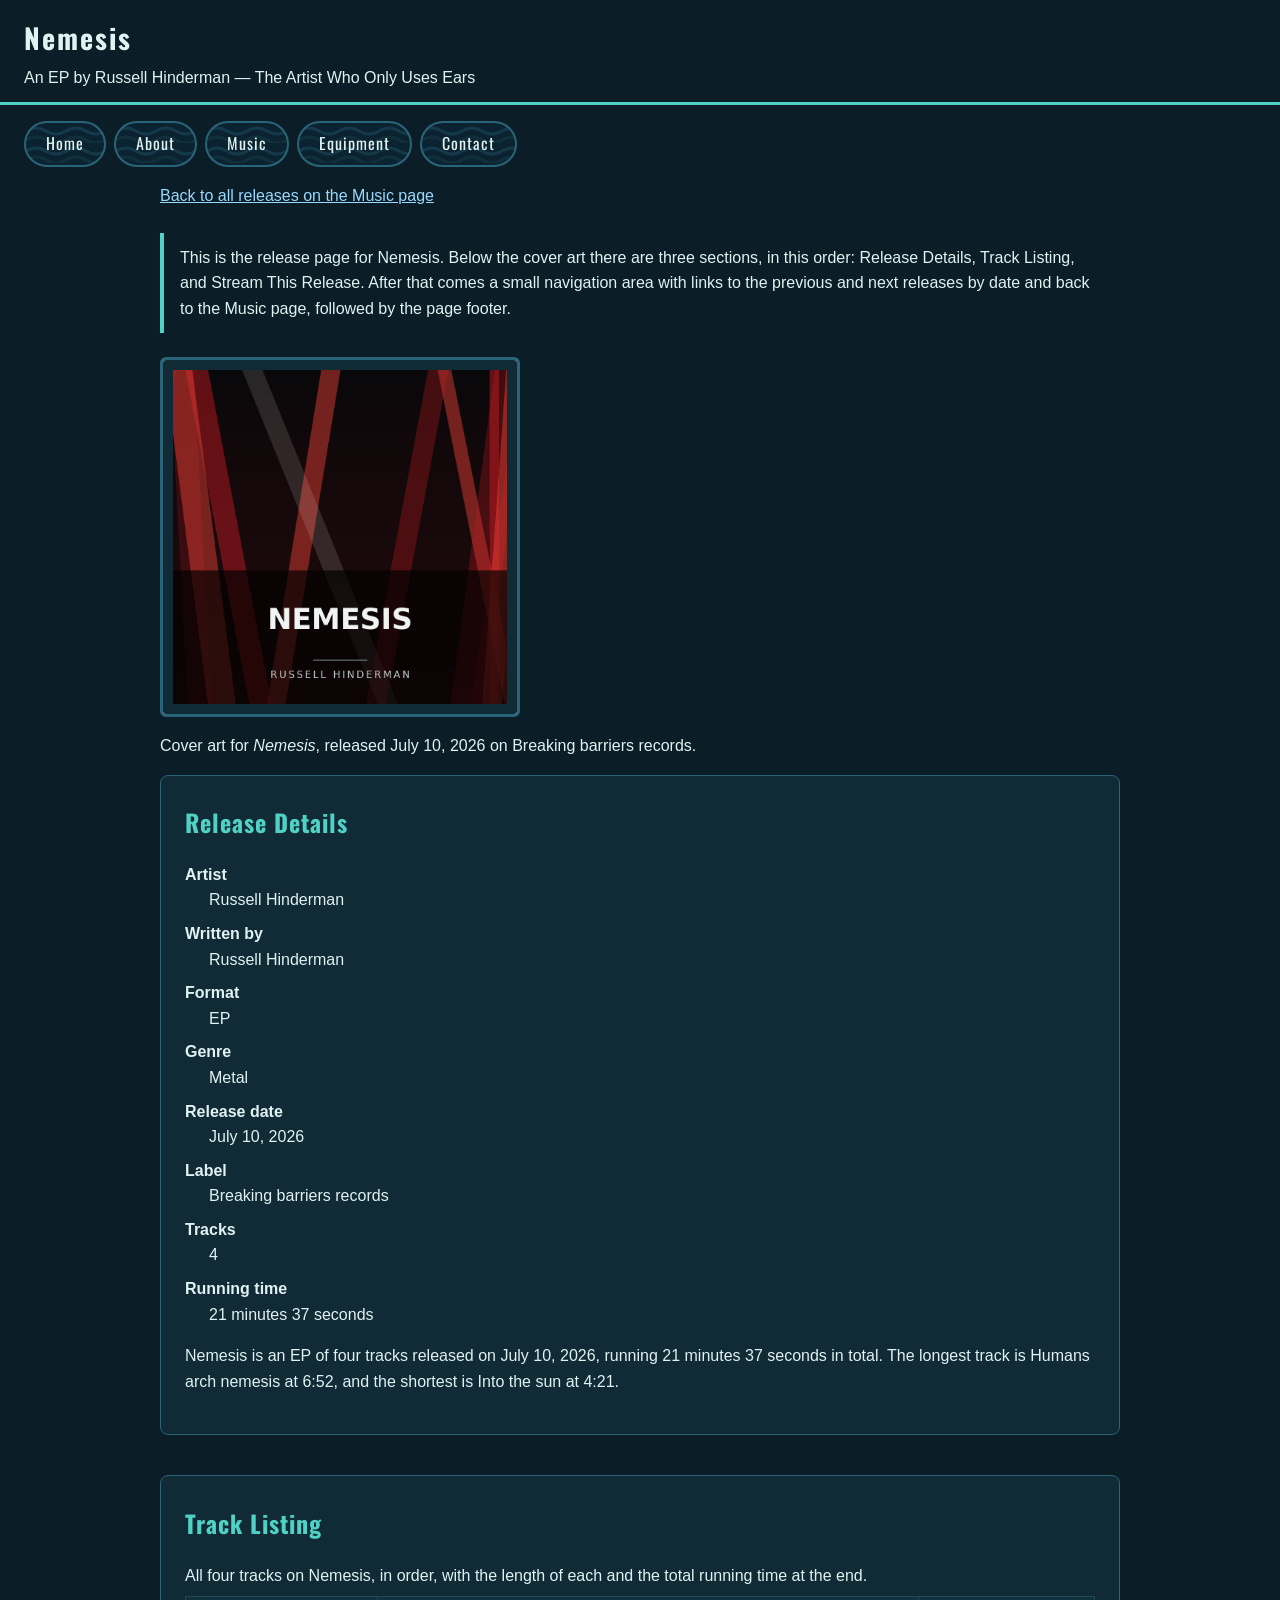
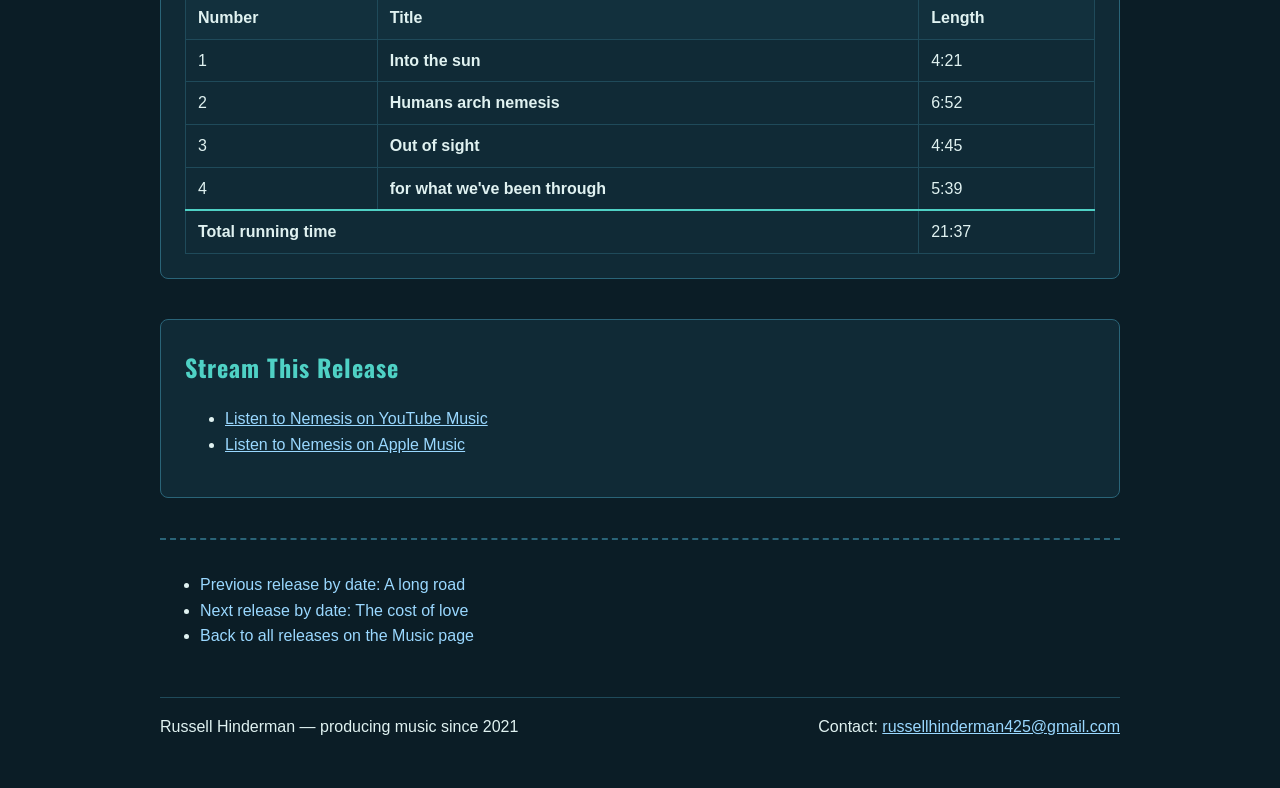
<file: nemesis.html>
<!DOCTYPE html>
<html lang="en">
<head>
    <meta charset="UTF-8">
    <meta name="viewport" content="width=device-width, initial-scale=1.0">
    <title>Nemesis - The Artist Who Only Uses Ears</title>
    <link href="https://fonts.googleapis.com/css2?family=Oswald:wght@600;700&display=swap" rel="stylesheet">
    <link rel="stylesheet" href="styles.css">
    <script src="menu.js" defer></script>
</head>
<body>

    <a class="skip-link" href="#main-content">Skip to main content</a>

    <header>
        <h1>Nemesis</h1>
        <p>An EP by Russell Hinderman &mdash; The Artist Who Only Uses Ears</p>
    </header>

    <nav aria-label="Main navigation">
        <button type="button" class="menu-toggle" aria-expanded="true" aria-controls="main-menu" hidden><svg class="menu-icon" aria-hidden="true" focusable="false" viewBox="0 0 24 24" width="24" height="24"><rect x="3" y="5" width="18" height="2.5" rx="1"/><rect x="3" y="10.75" width="18" height="2.5" rx="1"/><rect x="3" y="16.5" width="18" height="2.5" rx="1"/></svg><span class="visually-hidden">Toggle navigation menu</span></button>
        <ul id="main-menu">
            <li><a href="index.html">Home</a></li>
            <li><a href="about.html">About</a></li>
            <li><a href="music.html">Music</a></li>
            <li><a href="equipment.html">Equipment</a></li>
            <li><a href="contact.html">Contact</a></li>
        </ul>
    </nav>

    <main id="main-content" tabindex="-1">

        <p><a href="music.html">Back to all releases on the Music page</a></p>

        <p class="page-overview">This is the release page for Nemesis. Below the cover art there are three sections, in this order: Release Details, Track Listing, and Stream This Release. After that comes a small navigation area with links to the previous and next releases by date and back to the Music page, followed by the page footer.</p>

        <figure>
            <img src="nemesis.png" alt="Sharp red and black diagonal shards cutting across a near-black background, with the title Nemesis and the name Russell Hinderman across the lower part." width="360" height="360">
            <figcaption>Cover art for <cite>Nemesis</cite>, released July 10, 2026 on Breaking barriers records.</figcaption>
        </figure>

        <section aria-labelledby="details-heading">
            <h2 id="details-heading">Release Details</h2>
            <dl>
                <dt>Artist</dt>
                <dd>Russell Hinderman</dd>
                <dt>Written by</dt>
                <dd>Russell Hinderman</dd>
                <dt>Format</dt>
                <dd>EP</dd>
                <dt>Genre</dt>
                <dd>Metal</dd>
                <dt>Release date</dt>
                <dd>July 10, 2026</dd>
                <dt>Label</dt>
                <dd>Breaking barriers records</dd>
                <dt>Tracks</dt>
                <dd>4</dd>
                <dt>Running time</dt>
                <dd>21 minutes 37 seconds</dd>
            </dl>
            <p>Nemesis is an EP of four tracks released on July 10, 2026, running 21 minutes 37 seconds in total. The longest track is Humans arch nemesis at 6:52, and the shortest is Into the sun at 4:21.</p>
        </section>

        <section aria-labelledby="tracks-heading">
            <h2 id="tracks-heading">Track Listing</h2>
            <table>
                <caption>All four tracks on Nemesis, in order, with the length of each and the total running time at the end.</caption>
                <thead>
                    <tr>
                        <th scope="col">Number</th>
                        <th scope="col">Title</th>
                        <th scope="col">Length</th>
                    </tr>
                </thead>
                <tbody>
                    <tr><td>1</td><th scope="row">Into the sun</th><td>4:21</td></tr>
                    <tr><td>2</td><th scope="row">Humans arch nemesis</th><td>6:52</td></tr>
                    <tr><td>3</td><th scope="row">Out of sight</th><td>4:45</td></tr>
                    <tr><td>4</td><th scope="row">for what we&#x27;ve been through</th><td>5:39</td></tr>
                </tbody>
                <tfoot>
                    <tr>
                        <th scope="row" colspan="2">Total running time</th>
                        <td>21:37</td>
                    </tr>
                </tfoot>
            </table>
        </section>

        <section aria-labelledby="stream-heading">
            <h2 id="stream-heading">Stream This Release</h2>
            <ul>
                <li><a href="https://music.youtube.com/browse/MPREb_93nX9cje6LB">Listen to Nemesis on YouTube Music</a></li>
                <li><a href="https://music.apple.com/us/album/nemesis-ep/1886156544">Listen to Nemesis on Apple Music</a></li>
            </ul>
        </section>

        <nav aria-label="Release navigation">
            <ul>
                <li><a href="a-long-road.html">Previous release by date: A long road</a></li>
                <li><a href="the-cost-of-love.html">Next release by date: The cost of love</a></li>
                <li><a href="music.html">Back to all releases on the Music page</a></li>
            </ul>
        </nav>

    </main>

    <footer>
        <p>Russell Hinderman &mdash; producing music since 2021</p>
        <p>Contact: <a href="mailto:russellhinderman425@gmail.com">russellhinderman425@gmail.com</a></p>
    </footer>

</body>
</html>
</file>
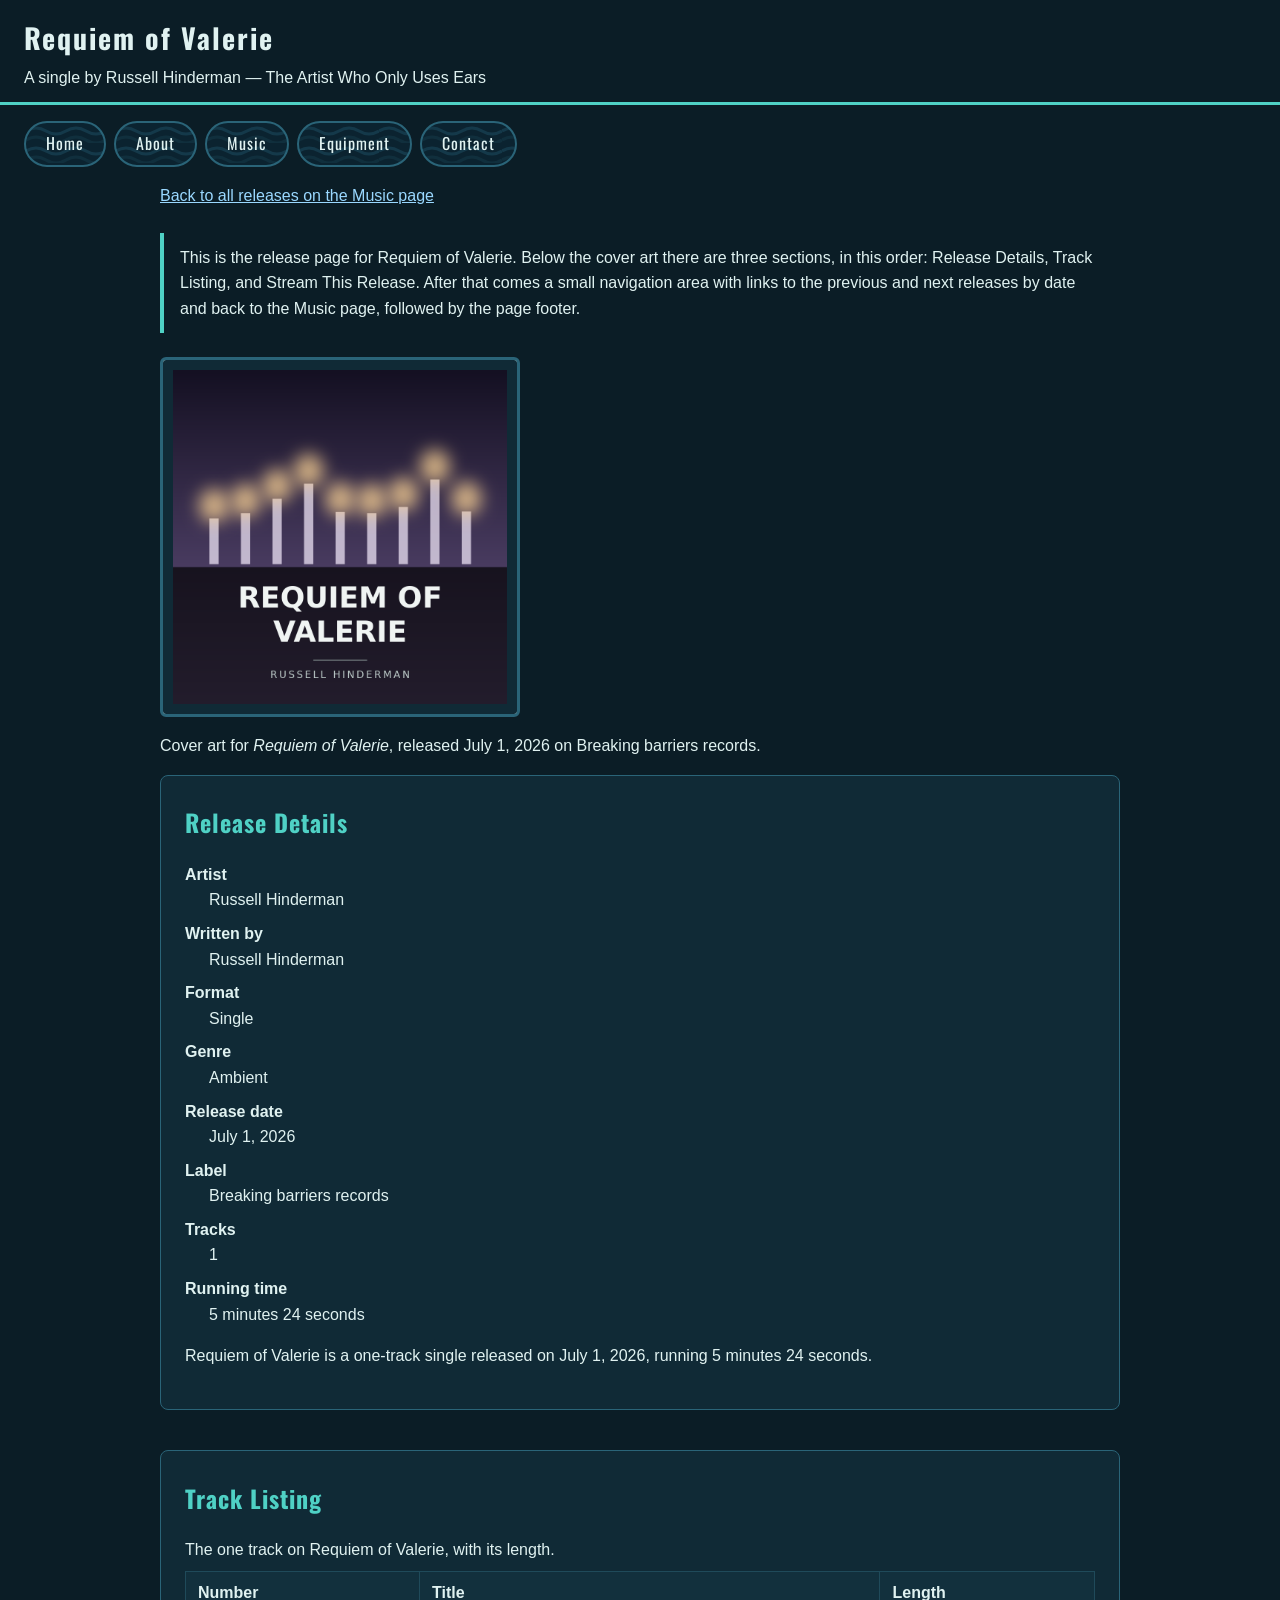
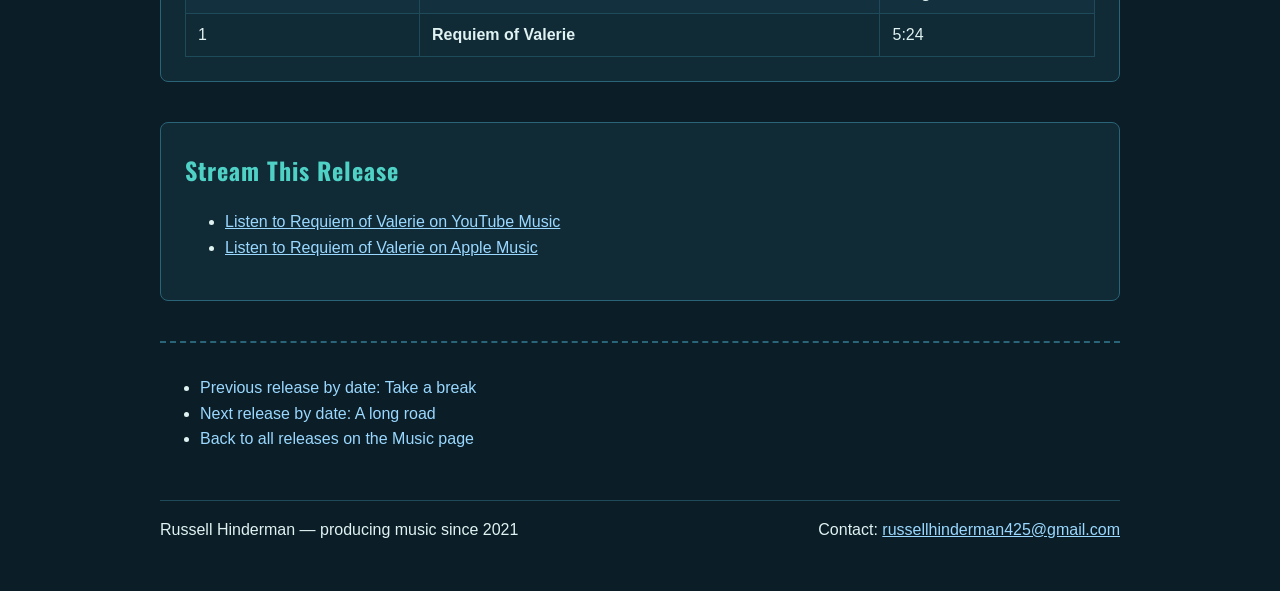
<file: requiem-of-valerie.html>
<!DOCTYPE html>
<html lang="en">
<head>
    <meta charset="UTF-8">
    <meta name="viewport" content="width=device-width, initial-scale=1.0">
    <title>Requiem of Valerie - The Artist Who Only Uses Ears</title>
    <link href="https://fonts.googleapis.com/css2?family=Oswald:wght@600;700&display=swap" rel="stylesheet">
    <link rel="stylesheet" href="styles.css">
    <script src="menu.js" defer></script>
</head>
<body>

    <a class="skip-link" href="#main-content">Skip to main content</a>

    <header>
        <h1>Requiem of Valerie</h1>
        <p>A single by Russell Hinderman &mdash; The Artist Who Only Uses Ears</p>
    </header>

    <nav aria-label="Main navigation">
        <button type="button" class="menu-toggle" aria-expanded="true" aria-controls="main-menu" hidden><svg class="menu-icon" aria-hidden="true" focusable="false" viewBox="0 0 24 24" width="24" height="24"><rect x="3" y="5" width="18" height="2.5" rx="1"/><rect x="3" y="10.75" width="18" height="2.5" rx="1"/><rect x="3" y="16.5" width="18" height="2.5" rx="1"/></svg><span class="visually-hidden">Toggle navigation menu</span></button>
        <ul id="main-menu">
            <li><a href="index.html">Home</a></li>
            <li><a href="about.html">About</a></li>
            <li><a href="music.html">Music</a></li>
            <li><a href="equipment.html">Equipment</a></li>
            <li><a href="contact.html">Contact</a></li>
        </ul>
    </nav>

    <main id="main-content" tabindex="-1">

        <p><a href="music.html">Back to all releases on the Music page</a></p>

        <p class="page-overview">This is the release page for Requiem of Valerie. Below the cover art there are three sections, in this order: Release Details, Track Listing, and Stream This Release. After that comes a small navigation area with links to the previous and next releases by date and back to the Music page, followed by the page footer.</p>

        <figure>
            <img src="requiem-of-valerie.png" alt="A row of tall pale candles of different heights, each with a soft warm glow, against a dusky lavender background, with the title Requiem of Valerie and the name Russell Hinderman across the lower part." width="360" height="360">
            <figcaption>Cover art for <cite>Requiem of Valerie</cite>, released July 1, 2026 on Breaking barriers records.</figcaption>
        </figure>

        <section aria-labelledby="details-heading">
            <h2 id="details-heading">Release Details</h2>
            <dl>
                <dt>Artist</dt>
                <dd>Russell Hinderman</dd>
                <dt>Written by</dt>
                <dd>Russell Hinderman</dd>
                <dt>Format</dt>
                <dd>Single</dd>
                <dt>Genre</dt>
                <dd>Ambient</dd>
                <dt>Release date</dt>
                <dd>July 1, 2026</dd>
                <dt>Label</dt>
                <dd>Breaking barriers records</dd>
                <dt>Tracks</dt>
                <dd>1</dd>
                <dt>Running time</dt>
                <dd>5 minutes 24 seconds</dd>
            </dl>
            <p>Requiem of Valerie is a one-track single released on July 1, 2026, running 5 minutes 24 seconds.</p>
        </section>

        <section aria-labelledby="tracks-heading">
            <h2 id="tracks-heading">Track Listing</h2>
            <table>
                <caption>The one track on Requiem of Valerie, with its length.</caption>
                <thead>
                    <tr>
                        <th scope="col">Number</th>
                        <th scope="col">Title</th>
                        <th scope="col">Length</th>
                    </tr>
                </thead>
                <tbody>
                    <tr><td>1</td><th scope="row">Requiem of Valerie</th><td>5:24</td></tr>
                </tbody>
            </table>
        </section>

        <section aria-labelledby="stream-heading">
            <h2 id="stream-heading">Stream This Release</h2>
            <ul>
                <li><a href="https://music.youtube.com/browse/MPREb_h5rSnNY94X7">Listen to Requiem of Valerie on YouTube Music</a></li>
                <li><a href="https://music.apple.com/us/album/requiem-of-valerie-single/6786252899">Listen to Requiem of Valerie on Apple Music</a></li>
            </ul>
        </section>

        <nav aria-label="Release navigation">
            <ul>
                <li><a href="take-a-break.html">Previous release by date: Take a break</a></li>
                <li><a href="a-long-road.html">Next release by date: A long road</a></li>
                <li><a href="music.html">Back to all releases on the Music page</a></li>
            </ul>
        </nav>

    </main>

    <footer>
        <p>Russell Hinderman &mdash; producing music since 2021</p>
        <p>Contact: <a href="mailto:russellhinderman425@gmail.com">russellhinderman425@gmail.com</a></p>
    </footer>

</body>
</html>
</file>
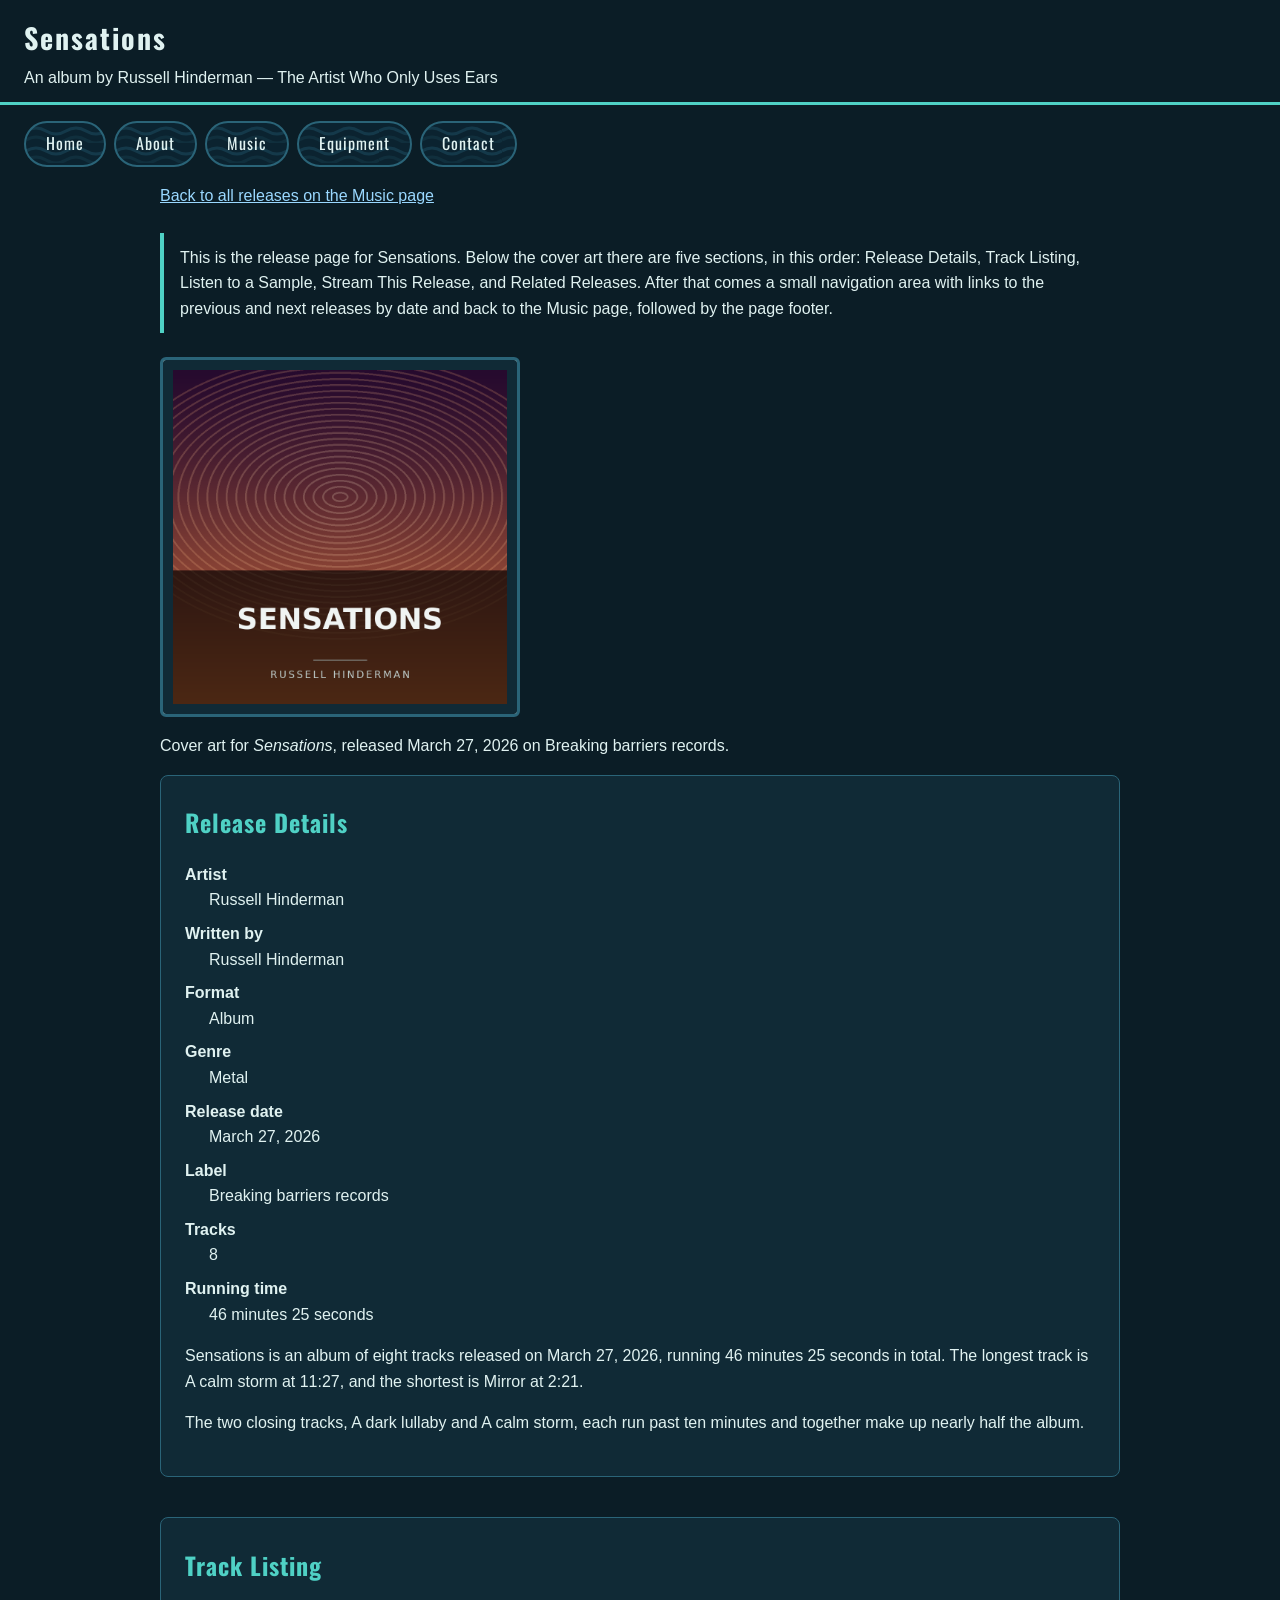
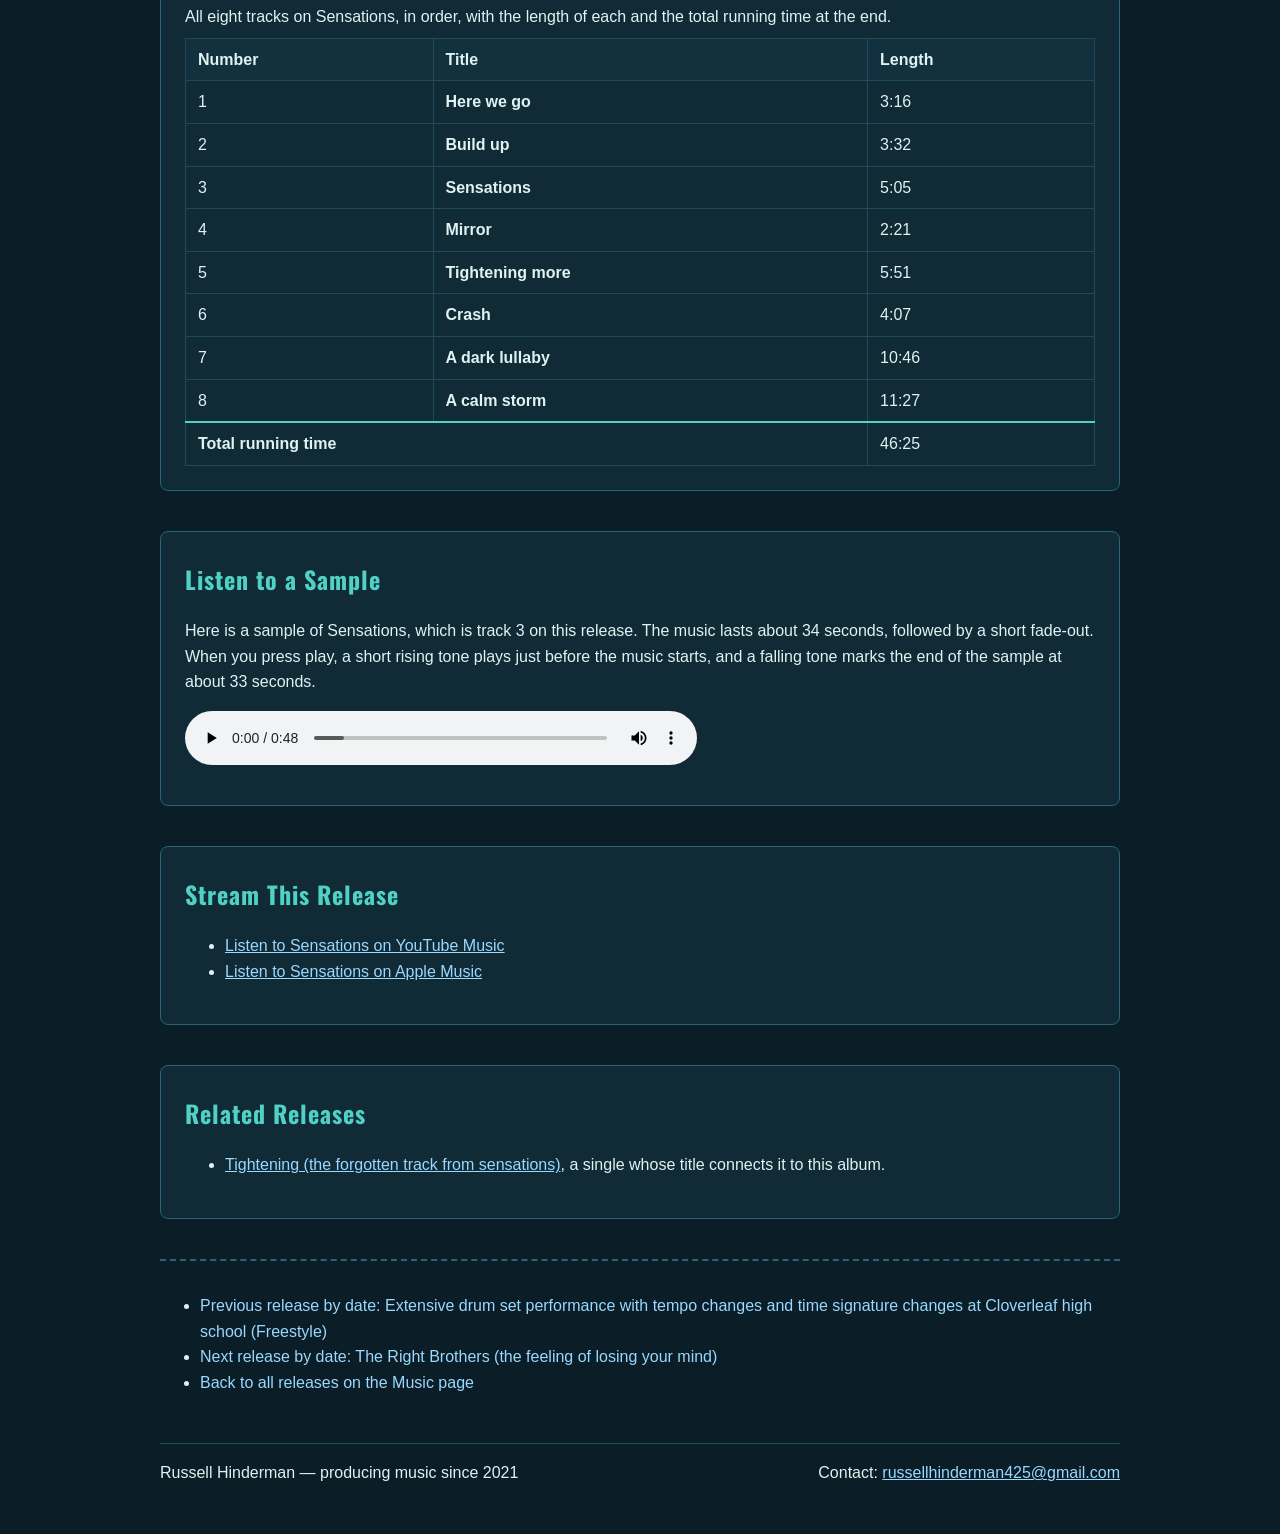
<file: sensations.html>
<!DOCTYPE html>
<html lang="en">
<head>
    <meta charset="UTF-8">
    <meta name="viewport" content="width=device-width, initial-scale=1.0">
    <title>Sensations - The Artist Who Only Uses Ears</title>
    <link href="https://fonts.googleapis.com/css2?family=Oswald:wght@600;700&display=swap" rel="stylesheet">
    <link rel="stylesheet" href="styles.css">
    <script src="menu.js" defer></script>
    <script src="sample-cues.js" defer></script>
</head>
<body>

    <a class="skip-link" href="#main-content">Skip to main content</a>

    <header>
        <h1>Sensations</h1>
        <p>An album by Russell Hinderman &mdash; The Artist Who Only Uses Ears</p>
    </header>

    <nav aria-label="Main navigation">
        <button type="button" class="menu-toggle" aria-expanded="true" aria-controls="main-menu" hidden><svg class="menu-icon" aria-hidden="true" focusable="false" viewBox="0 0 24 24" width="24" height="24"><rect x="3" y="5" width="18" height="2.5" rx="1"/><rect x="3" y="10.75" width="18" height="2.5" rx="1"/><rect x="3" y="16.5" width="18" height="2.5" rx="1"/></svg><span class="visually-hidden">Toggle navigation menu</span></button>
        <ul id="main-menu">
            <li><a href="index.html">Home</a></li>
            <li><a href="about.html">About</a></li>
            <li><a href="music.html">Music</a></li>
            <li><a href="equipment.html">Equipment</a></li>
            <li><a href="contact.html">Contact</a></li>
        </ul>
    </nav>

    <main id="main-content" tabindex="-1">

        <p><a href="music.html">Back to all releases on the Music page</a></p>

        <p class="page-overview">This is the release page for Sensations. Below the cover art there are five sections, in this order: Release Details, Track Listing, Listen to a Sample, Stream This Release, and Related Releases. After that comes a small navigation area with links to the previous and next releases by date and back to the Music page, followed by the page footer.</p>

        <figure>
            <img src="sensations.png" alt="Concentric orange and magenta ripples spreading over a purple-to-amber gradient, with the title Sensations and the name Russell Hinderman across the lower part." width="360" height="360">
            <figcaption>Cover art for <cite>Sensations</cite>, released March 27, 2026 on Breaking barriers records.</figcaption>
        </figure>

        <section aria-labelledby="details-heading">
            <h2 id="details-heading">Release Details</h2>
            <dl>
                <dt>Artist</dt>
                <dd>Russell Hinderman</dd>
                <dt>Written by</dt>
                <dd>Russell Hinderman</dd>
                <dt>Format</dt>
                <dd>Album</dd>
                <dt>Genre</dt>
                <dd>Metal</dd>
                <dt>Release date</dt>
                <dd>March 27, 2026</dd>
                <dt>Label</dt>
                <dd>Breaking barriers records</dd>
                <dt>Tracks</dt>
                <dd>8</dd>
                <dt>Running time</dt>
                <dd>46 minutes 25 seconds</dd>
            </dl>
            <p>Sensations is an album of eight tracks released on March 27, 2026, running 46 minutes 25 seconds in total. The longest track is A calm storm at 11:27, and the shortest is Mirror at 2:21.</p>
            <p>The two closing tracks, A dark lullaby and A calm storm, each run past ten minutes and together make up nearly half the album.</p>
        </section>

        <section aria-labelledby="tracks-heading">
            <h2 id="tracks-heading">Track Listing</h2>
            <table>
                <caption>All eight tracks on Sensations, in order, with the length of each and the total running time at the end.</caption>
                <thead>
                    <tr>
                        <th scope="col">Number</th>
                        <th scope="col">Title</th>
                        <th scope="col">Length</th>
                    </tr>
                </thead>
                <tbody>
                    <tr><td>1</td><th scope="row">Here we go</th><td>3:16</td></tr>
                    <tr><td>2</td><th scope="row">Build up</th><td>3:32</td></tr>
                    <tr><td>3</td><th scope="row">Sensations</th><td>5:05</td></tr>
                    <tr><td>4</td><th scope="row">Mirror</th><td>2:21</td></tr>
                    <tr><td>5</td><th scope="row">Tightening more</th><td>5:51</td></tr>
                    <tr><td>6</td><th scope="row">Crash</th><td>4:07</td></tr>
                    <tr><td>7</td><th scope="row">A dark lullaby</th><td>10:46</td></tr>
                    <tr><td>8</td><th scope="row">A calm storm</th><td>11:27</td></tr>
                </tbody>
                <tfoot>
                    <tr>
                        <th scope="row" colspan="2">Total running time</th>
                        <td>46:25</td>
                    </tr>
                </tfoot>
            </table>
        </section>

        <section aria-labelledby="sample-heading">
            <h2 id="sample-heading">Listen to a Sample</h2>
            <p>Here is a sample of Sensations, which is track 3 on this release. The music lasts about 34 seconds, followed by a short fade-out. When you press play, a short rising tone plays just before the music starts, and a falling tone marks the end of the sample at about 33 seconds.</p>
            <audio class="sample-player" data-end-cue="33" controls preload="metadata" aria-label="Sample of Sensations by Russell Hinderman">
                <source src="audio%20samples/sensations-sample.m4a" type="audio/mp4">
                <source src="audio%20samples/sensations-sample.mp3" type="audio/mpeg">
                <p>Your browser cannot play audio on this page. You can <a href="audio%20samples/sensations-sample.mp3" download>download the Sensations sample (MP3, 1.5 MB)</a> instead.</p>
            </audio>
        </section>

        <section aria-labelledby="stream-heading">
            <h2 id="stream-heading">Stream This Release</h2>
            <ul>
                <li><a href="https://music.youtube.com/browse/MPREb_yBEdQngiaHi">Listen to Sensations on YouTube Music</a></li>
                <li><a href="https://music.apple.com/us/album/sensations/1884603903">Listen to Sensations on Apple Music</a></li>
            </ul>
        </section>

        <section aria-labelledby="related-heading">
            <h2 id="related-heading">Related Releases</h2>
            <ul>
                <li><a href="tightening.html">Tightening (the forgotten track from sensations)</a>, a single whose title connects it to this album.</li>
            </ul>
        </section>

        <nav aria-label="Release navigation">
            <ul>
                <li><a href="extensive-drum-set-performance.html">Previous release by date: Extensive drum set performance with tempo changes and time signature changes at Cloverleaf high school (Freestyle)</a></li>
                <li><a href="the-right-brothers.html">Next release by date: The Right Brothers (the feeling of losing your mind)</a></li>
                <li><a href="music.html">Back to all releases on the Music page</a></li>
            </ul>
        </nav>

    </main>

    <footer>
        <p>Russell Hinderman &mdash; producing music since 2021</p>
        <p>Contact: <a href="mailto:russellhinderman425@gmail.com">russellhinderman425@gmail.com</a></p>
    </footer>

</body>
</html>
</file>
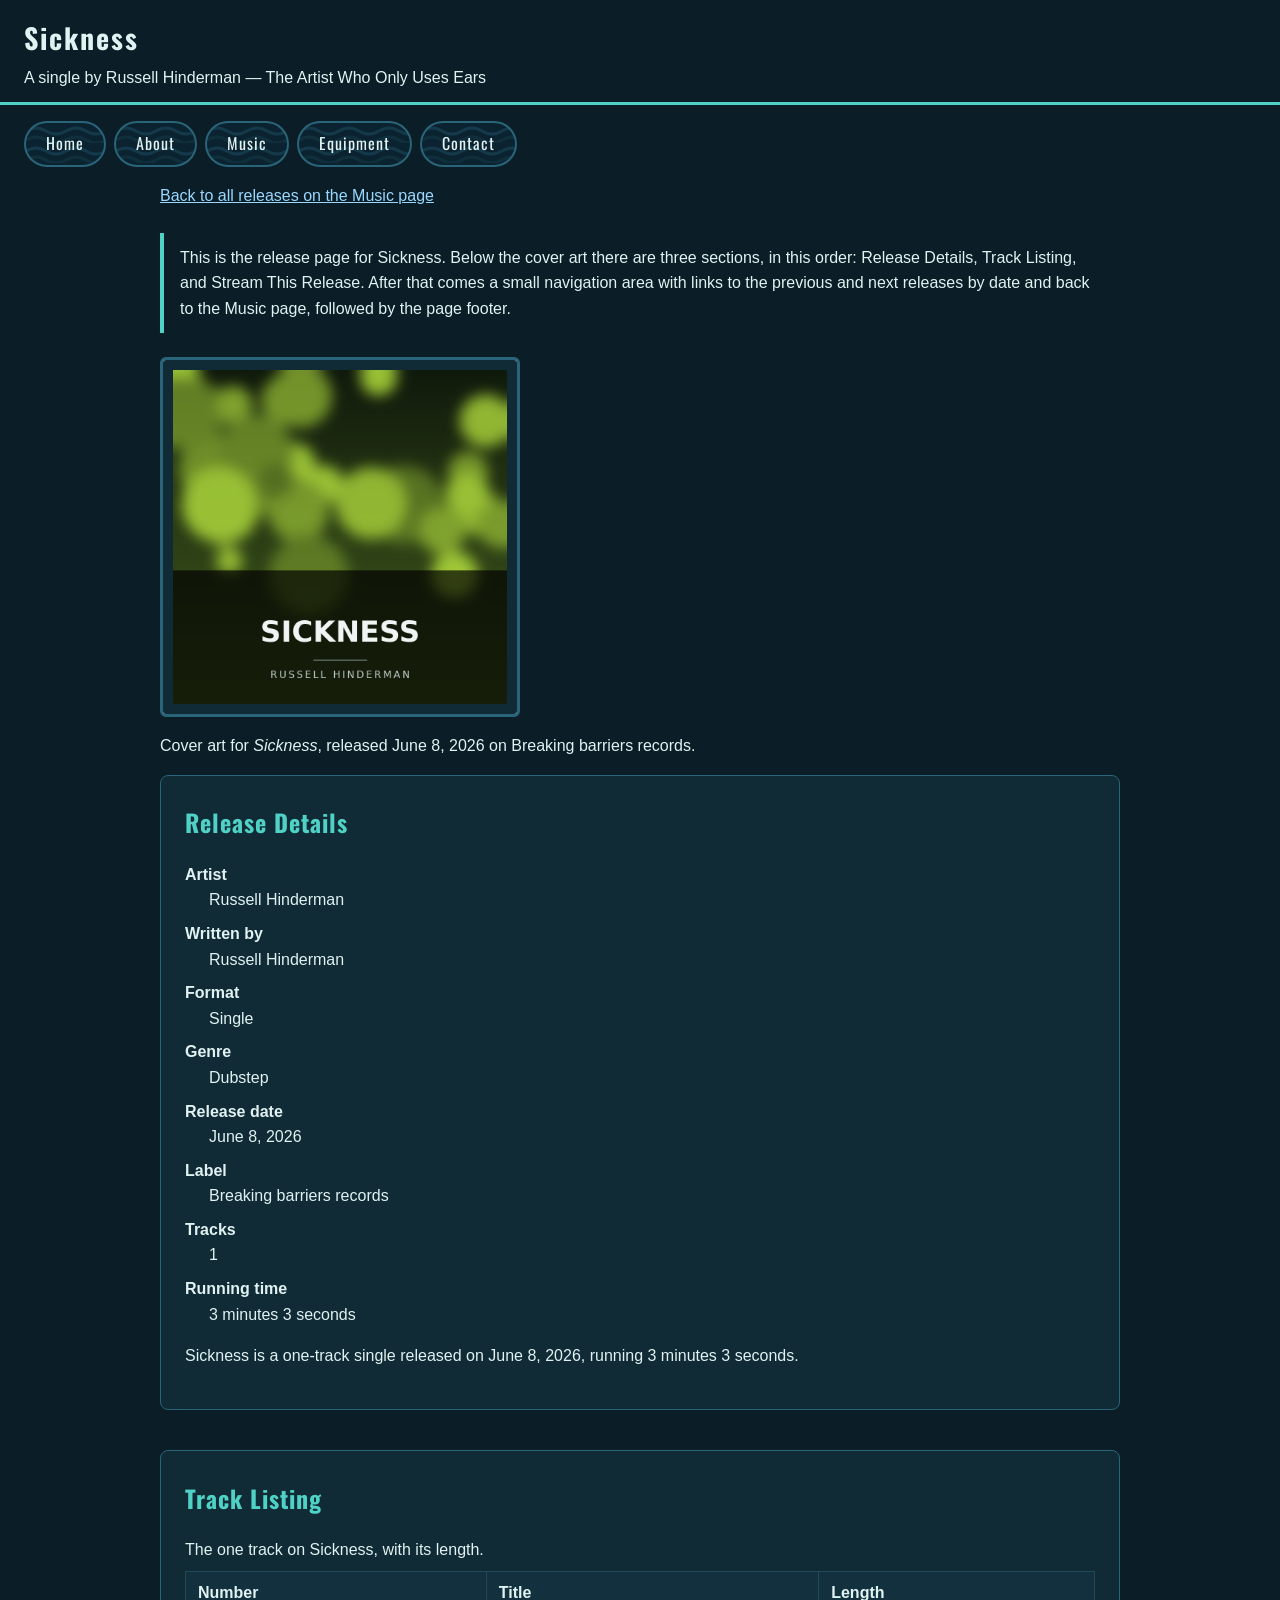
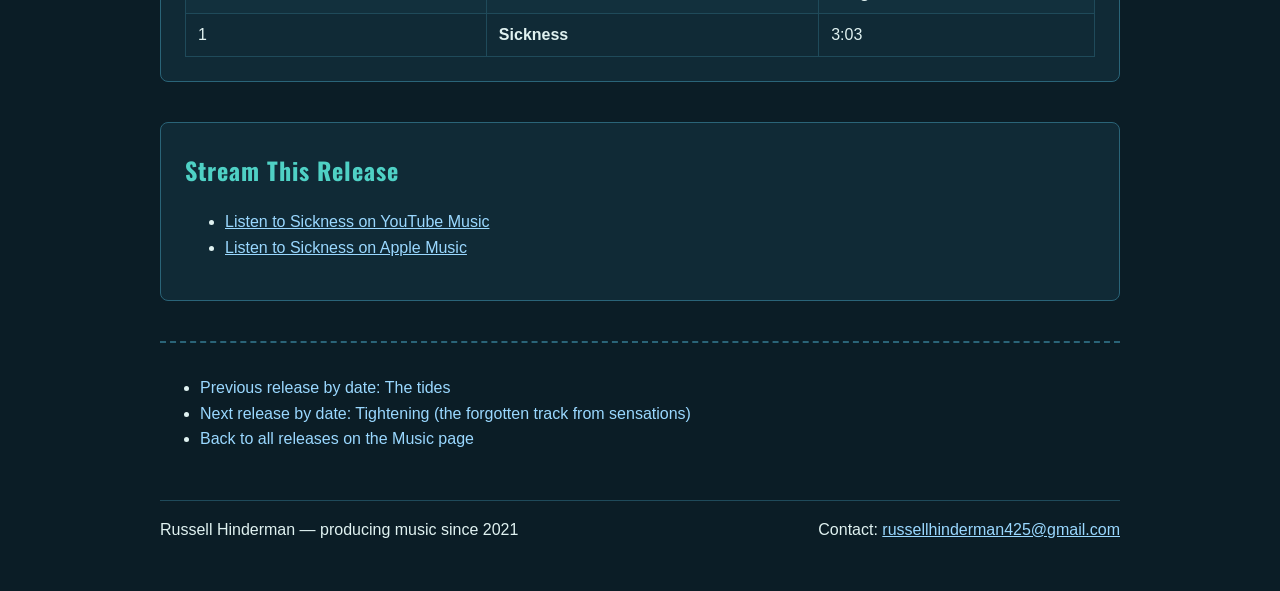
<file: sickness.html>
<!DOCTYPE html>
<html lang="en">
<head>
    <meta charset="UTF-8">
    <meta name="viewport" content="width=device-width, initial-scale=1.0">
    <title>Sickness - The Artist Who Only Uses Ears</title>
    <link href="https://fonts.googleapis.com/css2?family=Oswald:wght@600;700&display=swap" rel="stylesheet">
    <link rel="stylesheet" href="styles.css">
    <script src="menu.js" defer></script>
</head>
<body>

    <a class="skip-link" href="#main-content">Skip to main content</a>

    <header>
        <h1>Sickness</h1>
        <p>A single by Russell Hinderman &mdash; The Artist Who Only Uses Ears</p>
    </header>

    <nav aria-label="Main navigation">
        <button type="button" class="menu-toggle" aria-expanded="true" aria-controls="main-menu" hidden><svg class="menu-icon" aria-hidden="true" focusable="false" viewBox="0 0 24 24" width="24" height="24"><rect x="3" y="5" width="18" height="2.5" rx="1"/><rect x="3" y="10.75" width="18" height="2.5" rx="1"/><rect x="3" y="16.5" width="18" height="2.5" rx="1"/></svg><span class="visually-hidden">Toggle navigation menu</span></button>
        <ul id="main-menu">
            <li><a href="index.html">Home</a></li>
            <li><a href="about.html">About</a></li>
            <li><a href="music.html">Music</a></li>
            <li><a href="equipment.html">Equipment</a></li>
            <li><a href="contact.html">Contact</a></li>
        </ul>
    </nav>

    <main id="main-content" tabindex="-1">

        <p><a href="music.html">Back to all releases on the Music page</a></p>

        <p class="page-overview">This is the release page for Sickness. Below the cover art there are three sections, in this order: Release Details, Track Listing, and Stream This Release. After that comes a small navigation area with links to the previous and next releases by date and back to the Music page, followed by the page footer.</p>

        <figure>
            <img src="sickness.png" alt="Blurred lime-green blobs floating over a dark olive background, with the title Sickness and the name Russell Hinderman across the lower part." width="360" height="360">
            <figcaption>Cover art for <cite>Sickness</cite>, released June 8, 2026 on Breaking barriers records.</figcaption>
        </figure>

        <section aria-labelledby="details-heading">
            <h2 id="details-heading">Release Details</h2>
            <dl>
                <dt>Artist</dt>
                <dd>Russell Hinderman</dd>
                <dt>Written by</dt>
                <dd>Russell Hinderman</dd>
                <dt>Format</dt>
                <dd>Single</dd>
                <dt>Genre</dt>
                <dd>Dubstep</dd>
                <dt>Release date</dt>
                <dd>June 8, 2026</dd>
                <dt>Label</dt>
                <dd>Breaking barriers records</dd>
                <dt>Tracks</dt>
                <dd>1</dd>
                <dt>Running time</dt>
                <dd>3 minutes 3 seconds</dd>
            </dl>
            <p>Sickness is a one-track single released on June 8, 2026, running 3 minutes 3 seconds.</p>
        </section>

        <section aria-labelledby="tracks-heading">
            <h2 id="tracks-heading">Track Listing</h2>
            <table>
                <caption>The one track on Sickness, with its length.</caption>
                <thead>
                    <tr>
                        <th scope="col">Number</th>
                        <th scope="col">Title</th>
                        <th scope="col">Length</th>
                    </tr>
                </thead>
                <tbody>
                    <tr><td>1</td><th scope="row">Sickness</th><td>3:03</td></tr>
                </tbody>
            </table>
        </section>

        <section aria-labelledby="stream-heading">
            <h2 id="stream-heading">Stream This Release</h2>
            <ul>
                <li><a href="https://music.youtube.com/browse/MPREb_WGe2ZWwME3i">Listen to Sickness on YouTube Music</a></li>
                <li><a href="https://music.apple.com/us/album/sickness-single/6777886657">Listen to Sickness on Apple Music</a></li>
            </ul>
        </section>

        <nav aria-label="Release navigation">
            <ul>
                <li><a href="the-tides.html">Previous release by date: The tides</a></li>
                <li><a href="tightening.html">Next release by date: Tightening (the forgotten track from sensations)</a></li>
                <li><a href="music.html">Back to all releases on the Music page</a></li>
            </ul>
        </nav>

    </main>

    <footer>
        <p>Russell Hinderman &mdash; producing music since 2021</p>
        <p>Contact: <a href="mailto:russellhinderman425@gmail.com">russellhinderman425@gmail.com</a></p>
    </footer>

</body>
</html>
</file>
<file: styles.css>
/* ==========================================================================
   The Artist Who Only Uses Ears - Site Stylesheet
   Written as a single EXTERNAL stylesheet (Lesson 05, CSS method #3),
   linked from every page with:  <link rel="stylesheet" href="styles.css">
   Color scheme: Deep Tide (dark and atmospheric).
   ========================================================================== */

/* -----------------------------------------------------------
   ELEMENT SELECTORS
   These target every tag of that type, everywhere on the page.
   ----------------------------------------------------------- */

body {
    font-family: Arial, sans-serif;
    background-color: #0b1d26;          /* hex color: very dark teal-navy, deep water at night */
    color: rgb(224, 242, 241);          /* rgb color: pale seafoam text */
    line-height: 1.6;                   /* text property: line-height */
    margin: 0;
    padding: 0 1.5rem 3rem;
}

h1, h2 {
    font-family: 'Oswald', Arial, sans-serif;   /* Google Font, headings only */
}

h1 {
    letter-spacing: 2px;                /* text property: letter-spacing */
    font-weight: 700;                   /* font property: font-weight */
}

h2 {
    color: rgb(79, 209, 197);           /* rgb color: bright aqua */
    letter-spacing: 1px;
}

a {
    color: rgb(154, 216, 255);          /* rgb color: light sky blue */
    text-decoration: underline;         /* text property: text-decoration */
}

a:focus {
    outline: 3px solid white;           /* named color, for keyboard focus */
    outline-offset: 2px;
}

table {
    border-collapse: collapse;
    margin-top: 1rem;
    width: 100%;
}

caption {
    text-align: left;                   /* text property: text-align */
    padding-bottom: 0.5rem;
}

th, td {
    border: 1px solid #1f4a5a;          /* hex color: muted dark teal */
    padding: 0.5rem 0.75rem;
    text-align: left;
    vertical-align: middle;
}

/* Images, audio players and videos shrink to fit narrow screens.
   max-width: 100% means never wider than the box they sit in;
   height: auto keeps images and videos in proportion as they shrink. */
img,
audio,
video {
    max-width: 100%;
}

img,
video {
    height: auto;
}

figure {
    margin: 1rem 0;
}

dt {
    font-weight: bold;
    margin-top: 0.5rem;
}

dd {
    margin-left: 1.5rem;
}

/* Footer: a flexbox row with my name on one side and my email on
   the other. It lines up with the 60rem main content above it.
   On a phone the media query at the bottom stacks the two. */
footer {
    max-width: 60rem;
    margin: 3rem auto 0;                /* top, left-and-right (centered), bottom */
    padding-top: 1rem;
    border-top: 1px solid #1f4a5a;
    display: flex;
    justify-content: space-between;     /* name pushed left, email pushed right */
    align-items: center;
    flex-wrap: wrap;
    gap: 0.5rem 1.5rem;                 /* row gap, column gap */
}

footer p {
    margin: 0;
}

/* -----------------------------------------------------------
   CASCADE & SPECIFICITY EXAMPLE
   "a" above is an element selector: it underlines every link.
   "nav a" below is more specific (it only matches links inside
   a <nav>), so inside the navigation it wins and removes the
   underline. This is the same last-rule-and-specificity rule
   from the slideshow, just written with a real selector chain
   instead of a class.
   ----------------------------------------------------------- */

nav a {
    text-decoration: none;
}

nav a[aria-current="page"] {
    text-decoration: underline;
}

/* -----------------------------------------------------------
   ID SELECTOR
   #main-content is unique to one element per page (it's also
   the skip-link's jump target), so this rule only ever matches
   once on any given page.
   ----------------------------------------------------------- */

#main-content {
    max-width: 60rem;                   /* main content never gets wider than 60rem */
    margin: 0 auto;                     /* auto left and right margins center it on the page */
}

/* -----------------------------------------------------------
   CLASS SELECTORS
   Reusable rules, applied to any element carrying the class.
   ----------------------------------------------------------- */

.skip-link {
    position: absolute;
    top: -5rem;                         /* far enough up to be fully off-screen */
    left: 0;
    background: black;                  /* named color */
    color: white;                       /* named color */
    padding: 0.75rem 1rem;
    z-index: 100;
}

.skip-link:focus {
    top: 0;
}

main:focus {
    outline: none;
}

.page-overview {
    border-left: 4px solid #4fd1c5;     /* hex color: bright aqua accent */
    padding: 0.75rem 1rem;              /* padding: top-and-bottom, left-and-right */
    margin: 1.5rem 0;                   /* margin: top-and-bottom, left-and-right */
}

.table-wrap {
    overflow-x: auto;
}

/* -----------------------------------------------------------
   MENU BUTTON
   On phones, the main navigation links hide behind a button with
   three lines on it (often called a hamburger menu). Screen readers
   hear its name: Toggle navigation menu. On laptops and desktops the
   button is hidden and the links always show. menu.js adds the
   behavior; these rules set its look.
   ----------------------------------------------------------- */

.menu-toggle {
    display: inline-flex;               /* centers the three-line icon */
    align-items: center;
    justify-content: center;
    width: 2.75rem;                     /* 44 pixels: big enough to tap easily */
    height: 2.75rem;
    padding: 0;
    background-color: #1f4a5a;          /* muted dark teal */
    color: rgb(224, 242, 241);          /* pale seafoam lines */
    border: 2px solid #4fd1c5;          /* bright aqua outline */
    border-radius: 6px;
    cursor: pointer;
}

/* The three lines are drawn in the button's text color. */
.menu-icon {
    width: 1.5rem;
    height: 1.5rem;
    fill: currentColor;
}

/* The menu-toggle button[hidden] rule keeps the button gone on laptops,
   even though display inline-flex above would otherwise show it. */
.menu-toggle[hidden] {
    display: none;
}

/* Text that screen readers announce but that is not shown on screen.
   The button's name, Toggle navigation menu, lives in one of these. */
.visually-hidden {
    position: absolute;
    width: 1px;
    height: 1px;
    padding: 0;
    margin: -1px;
    overflow: hidden;
    clip: rect(0, 0, 0, 0);
    white-space: nowrap;
    border: 0;
}

.menu-toggle:focus {
    outline: 3px solid white;
    outline-offset: 2px;
}

/* When the menu is open, the button switches to aqua with dark text. */
.menu-toggle[aria-expanded="true"] {
    background-color: #4fd1c5;
    color: #0b1d26;
}

/* -----------------------------------------------------------
   BOX MODEL (Lesson 06)
   Every element on a page is a box with four layers. From the
   inside out:
     1. content - the text or image itself
     2. padding - space inside the box, between content and border
     3. border  - the edge line around the box
     4. margin  - space outside the box, between it and the next box
   Shorthand values go clockwise: top, right, bottom, left.
   One value sets all four sides; two values set
   top-and-bottom, then left-and-right.
   ----------------------------------------------------------- */

/* Make width include padding and border, so boxes never grow
   wider than expected when padding or a border is added. */
*,
*::before,
*::after {
    box-sizing: border-box;
}

/* Site header: an aqua line underneath, with space above and below.
   The negative left and right margins pull the header out over the
   body's 1.5rem side padding, and matching padding puts the text back,
   so the header's background reaches both edges of the window. */
header {
    padding: 1rem 1.5rem 0.75rem;       /* top, left-and-right, bottom */
    margin: 0 -1.5rem 1rem;             /* top, left-and-right, bottom */
    border-bottom: 3px solid #4fd1c5;   /* border shorthand: width, style, color */
    background-color: #0b1d26;          /* solid, same as the page */
}

header h1 {
    font-size: 1.75rem;
    margin: 0 0 0.25rem;
}

header p {
    margin: 0;
}

/* Space between the Menu button area and the main content. */
nav[aria-label="Main navigation"] {
    margin-bottom: 1rem;
}

/* Each section of a page becomes its own card: a slightly lighter
   background, a thin border, rounded corners, padding inside,
   and margin between cards. */
#main-content > section {
    background-color: #102a36;          /* slightly lighter than the page */
    border: 1px solid #2a6478;
    border-radius: 8px;                 /* rounds the corners */
    padding: 0.5rem 1.5rem 1.5rem;      /* top, left-and-right, bottom */
    margin: 0 0 2.5rem 0;               /* top, right, bottom, left */
}

/* Cover art gets a frame: padding makes a mat around the image,
   then a border goes around the mat. The mat has a pattern of light
   waves painted on it, covered by a dark inset shadow. On hover the
   shadow fades away, so the light waves show through: light water
   around the art, against the dark waves of the nav buttons. */
figure img {
    padding: 10px;
    background-color: #cfeeea;
    background-image: url("data:image/svg+xml,%3Csvg xmlns='http://www.w3.org/2000/svg' width='60' height='16' viewBox='0 0 60 16'%3E%3Cpath d='M0 6 Q7.5 1 15 6 T30 6 T45 6 T60 6' fill='none' stroke='%23ffffff' stroke-width='2'/%3E%3Cpath d='M0 13 Q7.5 8 15 13 T30 13 T45 13 T60 13' fill='none' stroke='%2391ddd4' stroke-width='2'/%3E%3C/svg%3E");
    box-shadow: inset 0 0 0 10px rgba(16, 42, 54, 1);  /* dark cover over the mat */
    border: 3px solid #2a6478;
    border-radius: 6px;
    transition: box-shadow 0.4s ease, border-color 0.4s ease;
}

figure img:hover {
    box-shadow: inset 0 0 0 10px rgba(16, 42, 54, 0);  /* cover fades out */
    border-color: #e0f2f1;
}

figcaption {
    margin-top: 0.5rem;
}

/* Table header row gets its own background so it stands apart. */
thead th {
    background-color: #12303d;
}

/* A thicker aqua line above the total or note row at the bottom. */
tfoot th,
tfoot td {
    border-top: 2px solid #4fd1c5;
}

/* Audio players: on their own line, with space around them. */
audio {
    display: block;
    width: 100%;
    max-width: 32rem;
    margin: 1rem 0;
}

/* Previous and next release links on release pages: a dashed line
   above to separate them from the sections. */
nav[aria-label="Release navigation"] {
    border-top: 2px dashed #2a6478;     /* dashed is another border style */
    padding-top: 1rem;
    margin-top: 2rem;
}

/* -----------------------------------------------------------
   NAV LINKS AS BUTTONS (Lesson 06)
   display: block    - starts on a new line and fills the width
   display: inline   - sits in a line of text; top and bottom
                       padding and margin do not push things away
   display: inline-block - sits in a line like inline, but padding,
                       border and margin work on all four sides
   ----------------------------------------------------------- */

/* FLEXBOX NAV (Lesson 07)
   display: flex turns the list into a flexbox row: the list items
   line up side by side. gap puts 0.5rem of space between them, and
   flex-wrap: wrap lets them move to a new line when the screen is
   too narrow for one row. The order of the links in the HTML is
   not changed. */
#main-menu {
    display: flex;
    flex-wrap: wrap;
    gap: 0.5rem;
    list-style: none;                   /* no bullets in front of the buttons */
    padding: 0;                         /* no extra space on the left of the list */
    margin: 0.75rem 0 0;
}

/* display: flex above would otherwise override the hidden attribute
   that menu.js uses to close the menu, so closed must stay closed. */
#main-menu[hidden] {
    display: none;
}


/* Each main nav link is a button with a pattern of deep, dark waves. */
#main-menu a {
    display: inline-block;              /* so padding works on all four sides */
    padding: 0.5rem 1.25rem;            /* top-and-bottom, left-and-right */
    border: 2px solid #2a6478;
    border-radius: 999px;               /* fully rounded ends, like a pill */
    color: rgb(224, 242, 241);
    font-family: 'Oswald', Arial, sans-serif;
    letter-spacing: 1px;
    background-color: #0b2330;
    background-image: url("data:image/svg+xml,%3Csvg xmlns='http://www.w3.org/2000/svg' width='80' height='20' viewBox='0 0 80 20'%3E%3Cpath d='M0 8 Q10 2 20 8 T40 8 T60 8 T80 8' fill='none' stroke='%2314394a' stroke-width='3'/%3E%3Cpath d='M0 17 Q10 11 20 17 T40 17 T60 17 T80 17' fill='none' stroke='%23102f3d' stroke-width='3'/%3E%3C/svg%3E");
    transition: background-color 0.3s ease, color 0.3s ease, border-color 0.3s ease;
}

/* The link for the page you are on gets an aqua border. */
#main-menu a[aria-current="page"] {
    border-color: #4fd1c5;
}

/* Hover and keyboard focus: the wave pattern gives way to solid aqua,
   with dark text. Focus also gets a bright white outline. */
#main-menu a:hover,
#main-menu a:focus {
    background-color: #4fd1c5;
    background-image: none;
    color: #0b1d26;
    border-color: #4fd1c5;
}

#main-menu a:focus {
    outline: 3px solid white;
    outline-offset: 3px;
}

/* Menu button hover matches its open look. */
.menu-toggle:hover {
    background-color: #4fd1c5;
    color: #0b1d26;
}

/* Every other link on the site: turns aqua with a thicker underline
   when the mouse is over it. */
a:hover {
    color: rgb(79, 209, 197);
    text-decoration-thickness: 2px;
}

/* -----------------------------------------------------------
   STICKY HEADER (Lesson 06)
   On screens at least 60rem wide, the header stays at the top while
   the page scrolls under it. scroll-padding-top tells the browser to
   leave that much room at the top whenever it scrolls something into
   view, like a link reached with Tab or a jump link, so nothing ends
   up hidden under the header. On narrow screens, and when the page is
   zoomed in a lot, the header scrolls away normally instead, so it
   never covers too much of a small screen.
   ----------------------------------------------------------- */

@media (min-width: 60rem) {
    header {
        position: sticky;
        top: 0;
        z-index: 50;                    /* above the page content, below the skip link */
    }

    html {
        scroll-padding-top: 13rem;              /* taller than the tallest header (about 12.2rem) */
    }
}

/* Visitors who ask their system for less motion get no fades. */
@media (prefers-reduced-motion: reduce) {
    * {
        transition: none !important;
    }
}

/* -----------------------------------------------------------
   FEATURED RELEASES (Lesson 07)
   The cards sit in a flexbox row. flex: 1 makes them share the
   row evenly. min-width: 15rem means a card is never narrower
   than 15rem, so when the row runs out of room, flex-wrap moves
   the next card down to a new line.
   ----------------------------------------------------------- */

.card-row {
    display: flex;
    flex-wrap: wrap;
    gap: 1.5rem;
}

/* Same card look as the section cards. */
.card-row article {
    flex: 1;
    min-width: 15rem;
    background-color: #102a36;
    border: 1px solid #2a6478;
    border-radius: 8px;
    padding: 0.5rem 1.25rem 1.25rem;    /* top, left-and-right, bottom */
}

.card-row h3 {
    font-family: 'Oswald', Arial, sans-serif;
    letter-spacing: 1px;
    margin: 0.75rem 0;
}

.card-row img {
    display: block;
    border-radius: 6px;
}

.card-row p {
    margin-bottom: 0;
}

/* -----------------------------------------------------------
   PHONES (Lesson 07)
   This media query is for screens 768 pixels wide or narrower,
   like a phone. Everything inside it only applies on those
   screens: nav links stack in a column, release cards go one per
   row, section cards use less padding, and the footer stacks.
   ----------------------------------------------------------- */

@media (max-width: 768px) {
    #main-menu {
        flex-direction: column;         /* one nav link under another */
        align-items: flex-start;        /* each button keeps its own width */
    }

    .card-row article {
        flex-basis: 100%;               /* one card per row */
    }

    #main-content > section {
        padding: 0.5rem 1rem 1rem;      /* top, left-and-right, bottom */
    }

    footer {
        flex-direction: column;         /* name above email */
        text-align: center;
    }
}

/* -----------------------------------------------------------
   BETA ALERT (home page)
   The Musician Forge alert at the very top of the page, above the
   banner. role="alert" in the HTML makes it an assertive ARIA live
   region: screen readers interrupt to announce it, and beta-alert.js
   makes sure it gets announced. The word Beta at the start marks it as a notice, so it does not
   rely on color.
   ----------------------------------------------------------- */

.beta-alert {
    background-color: #12303d;
    border: 2px solid #4fd1c5;          /* bright aqua outline */
    border-left-width: 8px;             /* thick bar down the left side */
    border-radius: 8px;
    padding: 0.75rem 1.25rem;
    margin: 1rem 0 0;                   /* space above, the banner sits right below */
}

.beta-alert p {
    margin: 0;
}

/* -----------------------------------------------------------
   CONTACT FORM (Lesson 08)
   Each fieldset groups related controls, and its legend names the
   group. Screen readers announce the legend when focus enters the
   group. Labels sit on their own line above text boxes, the dropdown
   and the message box. Radio buttons and checkboxes have their label
   right after them.
   ----------------------------------------------------------- */

form fieldset {
    border: 1px solid #2a6478;
    border-radius: 8px;
    padding: 0.75rem 1.25rem 1.25rem;   /* top, left-and-right, bottom */
    margin: 0 0 1.5rem;                 /* space between fieldsets */
}

form legend {
    font-family: 'Oswald', Arial, sans-serif;
    font-size: 1.2rem;
    letter-spacing: 1px;
    color: rgb(79, 209, 197);           /* bright aqua, like the h2 headings */
    padding: 0 0.5rem;
}

/* The radio button and checkbox groups sit inside Your Request,
   with a dashed border so they look like smaller groups. */
form fieldset.choice-group {
    border-style: dashed;
    margin: 1rem 0;
}

form fieldset.choice-group legend {
    font-size: 1.05rem;
    color: rgb(224, 242, 241);          /* pale seafoam */
}

/* Label on its own line, control below it. */
.form-field {
    margin: 1rem 0 0;
}

.form-field label {
    display: block;
    font-weight: bold;
    margin-bottom: 0.35rem;
}

.required-note {
    font-weight: normal;
    font-style: italic;
}

/* Text boxes, the dropdown and the message box fill the form's width
   and use the body font. The border is light enough to see clearly
   against the dark background. */
form input[type="text"],
form input[type="email"],
form select,
form textarea {
    display: block;
    width: 100%;
    font-family: Arial, sans-serif;
    font-size: 1rem;
    padding: 0.5rem 0.75rem;
    background-color: #0b1d26;          /* dark, like the page */
    color: rgb(224, 242, 241);
    border: 2px solid #5b9bb0;          /* lighter teal, easy to see */
    border-radius: 6px;
}

form textarea {
    resize: vertical;                   /* can be made taller, not wider */
}

/* Radio buttons and checkboxes: control first, label right after. */
.choice {
    display: flex;
    align-items: center;
    gap: 0.6rem;
    margin: 0.5rem 0;
}

.choice input {
    width: 1.25rem;
    height: 1.25rem;
    margin: 0;
    accent-color: #4fd1c5;              /* aqua when checked */
}

/* Focus: a thick aqua outline, with the border turning aqua too. */
form input:focus,
form select:focus,
form textarea:focus {
    outline: 3px solid #4fd1c5;
    outline-offset: 2px;
    border-color: #4fd1c5;
}

/* Send and Clear buttons look like the nav link buttons. */
.form-buttons {
    display: flex;
    flex-wrap: wrap;
    gap: 0.75rem;
}

.form-buttons button {
    font-family: 'Oswald', Arial, sans-serif;
    font-size: 1rem;
    letter-spacing: 1px;
    padding: 0.6rem 1.5rem;
    border: 2px solid #2a6478;
    border-radius: 999px;
    color: rgb(224, 242, 241);
    background-color: #0b2330;
    background-image: url("data:image/svg+xml,%3Csvg xmlns='http://www.w3.org/2000/svg' width='80' height='20' viewBox='0 0 80 20'%3E%3Cpath d='M0 8 Q10 2 20 8 T40 8 T60 8 T80 8' fill='none' stroke='%2314394a' stroke-width='3'/%3E%3Cpath d='M0 17 Q10 11 20 17 T40 17 T60 17 T80 17' fill='none' stroke='%23102f3d' stroke-width='3'/%3E%3C/svg%3E");
    cursor: pointer;
    transition: background-color 0.3s ease, color 0.3s ease, border-color 0.3s ease;
}

.form-buttons button:hover,
.form-buttons button:focus {
    background-color: #4fd1c5;
    background-image: none;
    color: #0b1d26;
    border-color: #4fd1c5;
}

.form-buttons button:focus {
    outline: 3px solid white;
    outline-offset: 3px;
}

/* On a phone, each button fills the width of the form. */
@media (max-width: 768px) {
    .form-buttons button {
        width: 100%;
    }
}

/* Spam trap on the contact form: hidden from everyone, including
   screen readers and the keyboard. Only robots fill it in.
   The selector matches the form text box rule above in specificity,
   and comes later, so display none wins over display block. */
form input.spam-trap {
    display: none;
}
</file>
